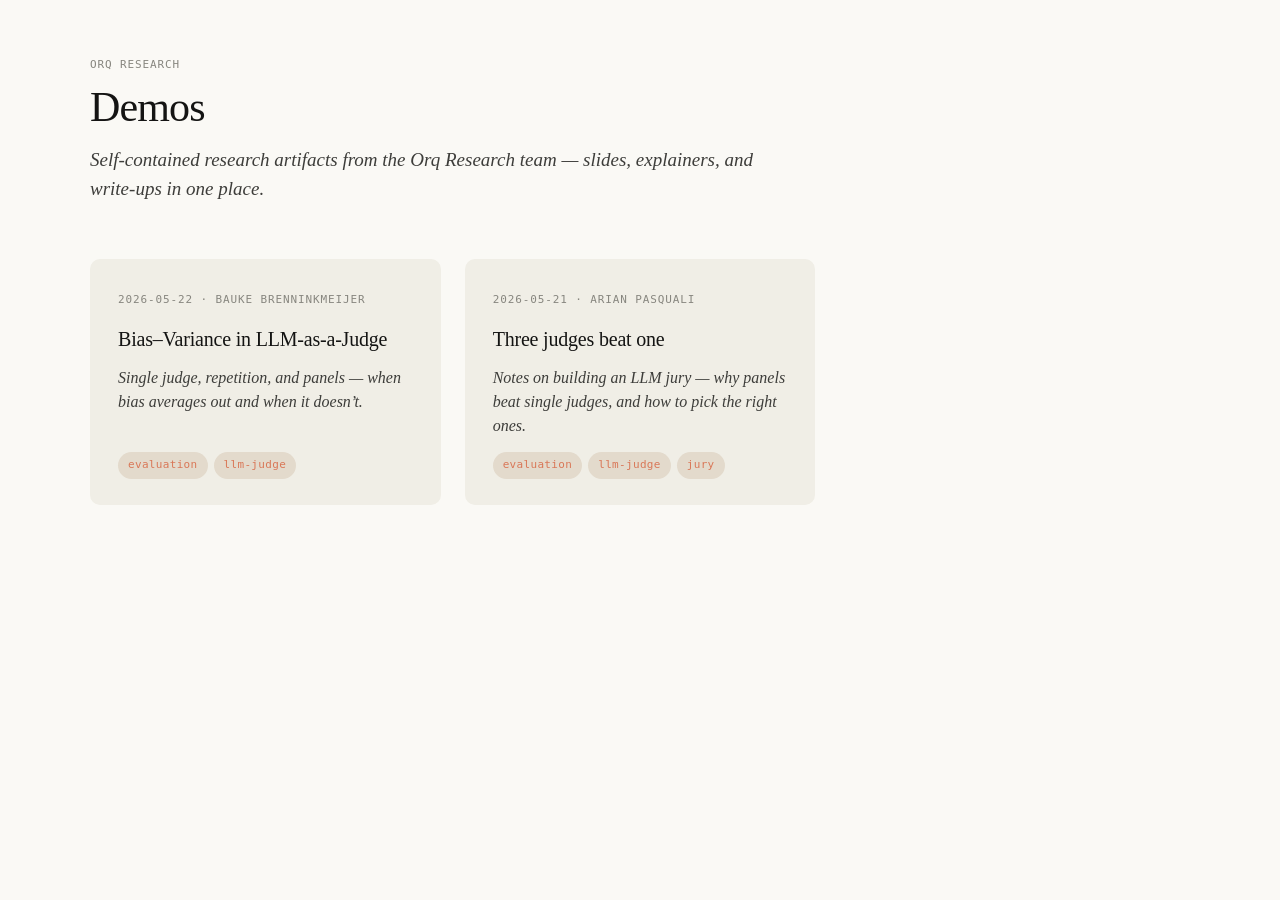
<file: index.html>
<!doctype html>
<html lang="en">
<head>
  <meta charset="utf-8">
  <meta name="viewport" content="width=device-width, initial-scale=1">
  <title>Orq Research Demos</title>

  <!-- Open Graph / Twitter -->
  <meta property="og:type"        content="website">
  <meta property="og:title"       content="Orq Research Demos">
  <meta property="og:description" content="Self-contained demo artifacts from the Orq Research team.">
  <meta property="og:image"       content="assets/og-default.svg">
  <meta name="twitter:card"       content="summary_large_image">
  <meta name="twitter:title"      content="Orq Research Demos">
  <meta name="twitter:description" content="Self-contained demo artifacts from the Orq Research team.">
  <meta name="twitter:image"      content="assets/og-default.svg">

  <link rel="icon" href="assets/favicon.svg" type="image/svg+xml">
  <link rel="stylesheet" href="assets/shell.css">
</head>
<body>
  <div class="page">

    <header class="hero">
      <p class="eyebrow">ORQ RESEARCH</p>
      <h1>Demos</h1>
      <p class="summary">Self-contained research artifacts from the Orq Research team &#8212; slides, explainers, and write-ups in one place.</p>
    </header>

    <div class="gallery">

      <!-- llm-as-a-judge-bias-variance-tradeoff — 2026-05-22 -->
      <a class="card" href="demos/llm-as-a-judge-bias-variance-tradeoff/index.html">
        <p class="eyebrow">2026-05-22 &middot; Bauke Brenninkmeijer</p>
        <h2>Bias&#8211;Variance in LLM-as-a-Judge</h2>
        <p class="summary">Single judge, repetition, and panels &#8212; when bias averages out and when it doesn&#8217;t.</p>
        <div class="chips">
          <span class="chip">evaluation</span>
          <span class="chip">llm-judge</span>
        </div>
      </a>

      <!-- jury-llm-evaluators — 2026-05-21 -->
      <a class="card" href="demos/jury-llm-evaluators/index.html">
        <p class="eyebrow">2026-05-21 &middot; Arian Pasquali</p>
        <h2>Three judges beat one</h2>
        <p class="summary">Notes on building an LLM jury &#8212; why panels beat single judges, and how to pick the right ones.</p>
        <div class="chips">
          <span class="chip">evaluation</span>
          <span class="chip">llm-judge</span>
          <span class="chip">jury</span>
        </div>
      </a>

    </div>
  </div>
</body>
</html>
</file>
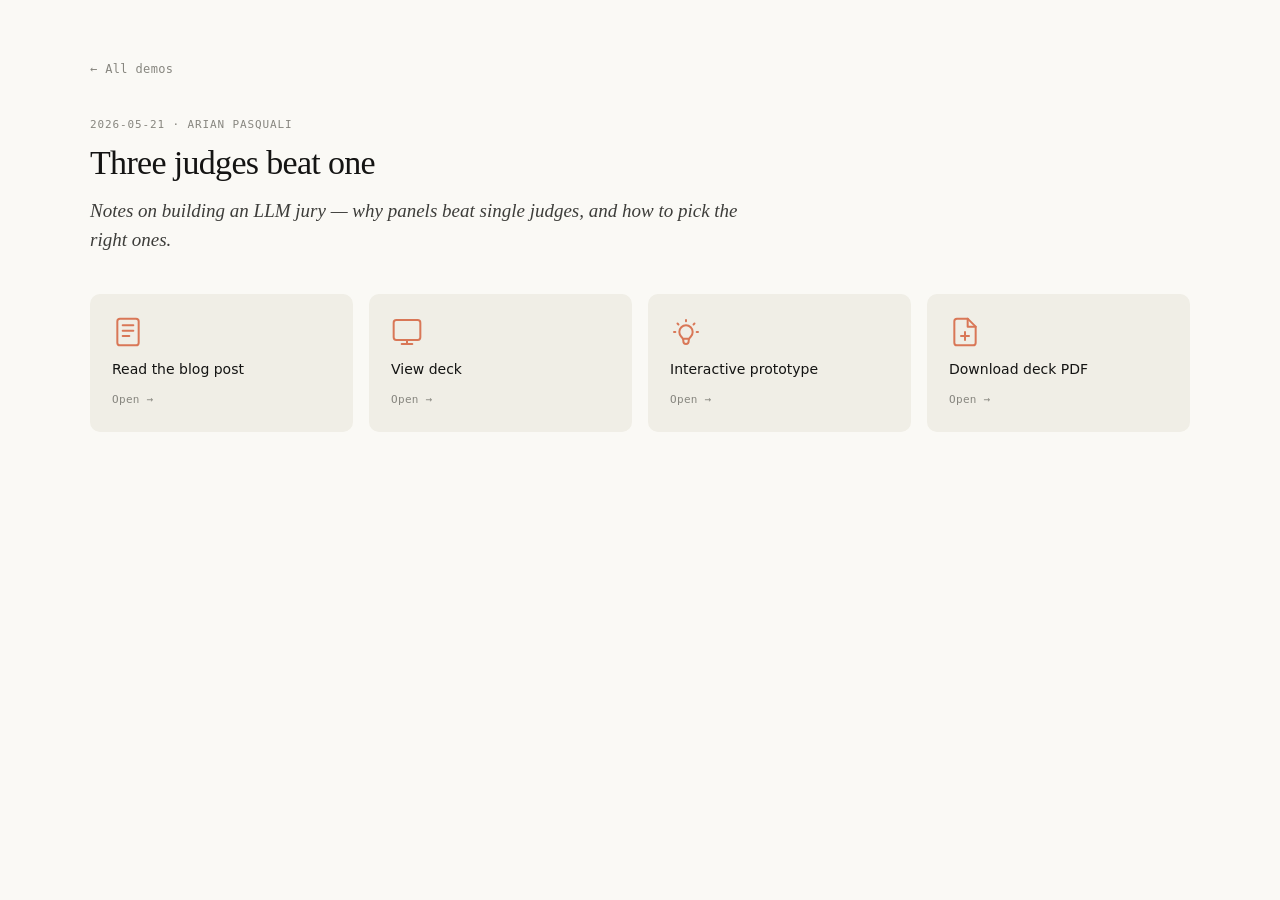
<file: demos/jury-llm-evaluators/index.html>
<!--
  provenance:
    source-repo:   orq-ai/research
    source-path:   projects/hitl-evaluators/poc/jury
    source-commit: 250c084a19c1c9f403e731c940f4cddeb13a001b
    ingested:      2026-05-22
-->
<!doctype html>
<html lang="en">
<head>
  <meta charset="utf-8">
  <meta name="viewport" content="width=device-width, initial-scale=1">
  <title>Three judges beat one &#8212; Orq Research Demos</title>

  <!-- Open Graph / Twitter -->
  <meta property="og:type"        content="article">
  <meta property="og:title"       content="Three judges beat one">
  <meta property="og:description" content="Notes on building an LLM jury &#8212; why panels beat single judges, and how to pick the right ones.">
  <meta property="og:image"       content="../../assets/og-default.svg">
  <meta name="twitter:card"       content="summary_large_image">
  <meta name="twitter:title"      content="Three judges beat one">
  <meta name="twitter:description" content="Notes on building an LLM jury &#8212; why panels beat single judges, and how to pick the right ones.">
  <meta name="twitter:image"      content="../../assets/og-default.svg">

  <link rel="icon" href="../../assets/favicon.svg" type="image/svg+xml">
  <link rel="stylesheet" href="../../assets/shell.css">
</head>
<body>
  <div class="page cover">
    <a class="back-link" href="../../index.html">&#8592; All demos</a>

    <p class="eyebrow">2026-05-21 &middot; Arian Pasquali</p>
    <h1>Three judges beat one</h1>
    <p class="summary">Notes on building an LLM jury &#8212; why panels beat single judges, and how to pick the right ones.</p>

    <!-- Artifact grid -->
    <div class="artifact-grid">

      <!-- Doc -->
      <a class="artifact-card" href="doc.html" target="_blank" rel="noopener">
        <svg class="artifact-icon" viewBox="0 0 24 24" fill="none" stroke="currentColor" stroke-width="1.5" stroke-linecap="round" stroke-linejoin="round" aria-hidden="true">
          <rect x="4" y="2" width="16" height="20" rx="2"/>
          <line x1="8" y1="7" x2="16" y2="7"/>
          <line x1="8" y1="11" x2="16" y2="11"/>
          <line x1="8" y1="15" x2="13" y2="15"/>
        </svg>
        <span class="artifact-label">Read the blog post</span>
        <span class="artifact-open">Open &#8594;</span>
      </a>

      <!-- Slides -->
      <a class="artifact-card" href="slides.html" target="_blank" rel="noopener">
        <svg class="artifact-icon" viewBox="0 0 24 24" fill="none" stroke="currentColor" stroke-width="1.5" stroke-linecap="round" stroke-linejoin="round" aria-hidden="true">
          <rect x="2" y="3" width="20" height="15" rx="2"/>
          <line x1="8" y1="21" x2="16" y2="21"/>
          <line x1="12" y1="18" x2="12" y2="21"/>
        </svg>
        <span class="artifact-label">View deck</span>
        <span class="artifact-open">Open &#8594;</span>
      </a>

      <!-- Interactive prototype -->
      <a class="artifact-card" href="explainer.html" target="_blank" rel="noopener">
        <svg class="artifact-icon" viewBox="0 0 24 24" fill="none" stroke="currentColor" stroke-width="1.5" stroke-linecap="round" stroke-linejoin="round" aria-hidden="true">
          <path d="M9.663 17h4.673M12 3v1m6.364 1.636-.707.707M21 12h-1M4 12H3m3.343-5.657-.707-.707m2.828 9.9a5 5 0 1 1 7.072 0l-.548.547A3.374 3.374 0 0 0 14 18.469V19a2 2 0 1 1-4 0v-.531c0-.895-.356-1.754-.988-2.386l-.548-.547z"/>
        </svg>
        <span class="artifact-label">Interactive prototype</span>
        <span class="artifact-open">Open &#8594;</span>
      </a>

      <!-- PDF -->
      <a class="artifact-card" href="slides.pdf" target="_blank" rel="noopener">
        <svg class="artifact-icon" viewBox="0 0 24 24" fill="none" stroke="currentColor" stroke-width="1.5" stroke-linecap="round" stroke-linejoin="round" aria-hidden="true">
          <path d="M14 2H6a2 2 0 0 0-2 2v16a2 2 0 0 0 2 2h12a2 2 0 0 0 2-2V8z"/>
          <polyline points="14 2 14 8 20 8"/>
          <line x1="9" y1="15" x2="15" y2="15"/>
          <line x1="12" y1="12" x2="12" y2="18"/>
        </svg>
        <span class="artifact-label">Download deck PDF</span>
        <span class="artifact-open">Open &#8594;</span>
      </a>

    </div>
  </div>
</body>
</html>
</file>
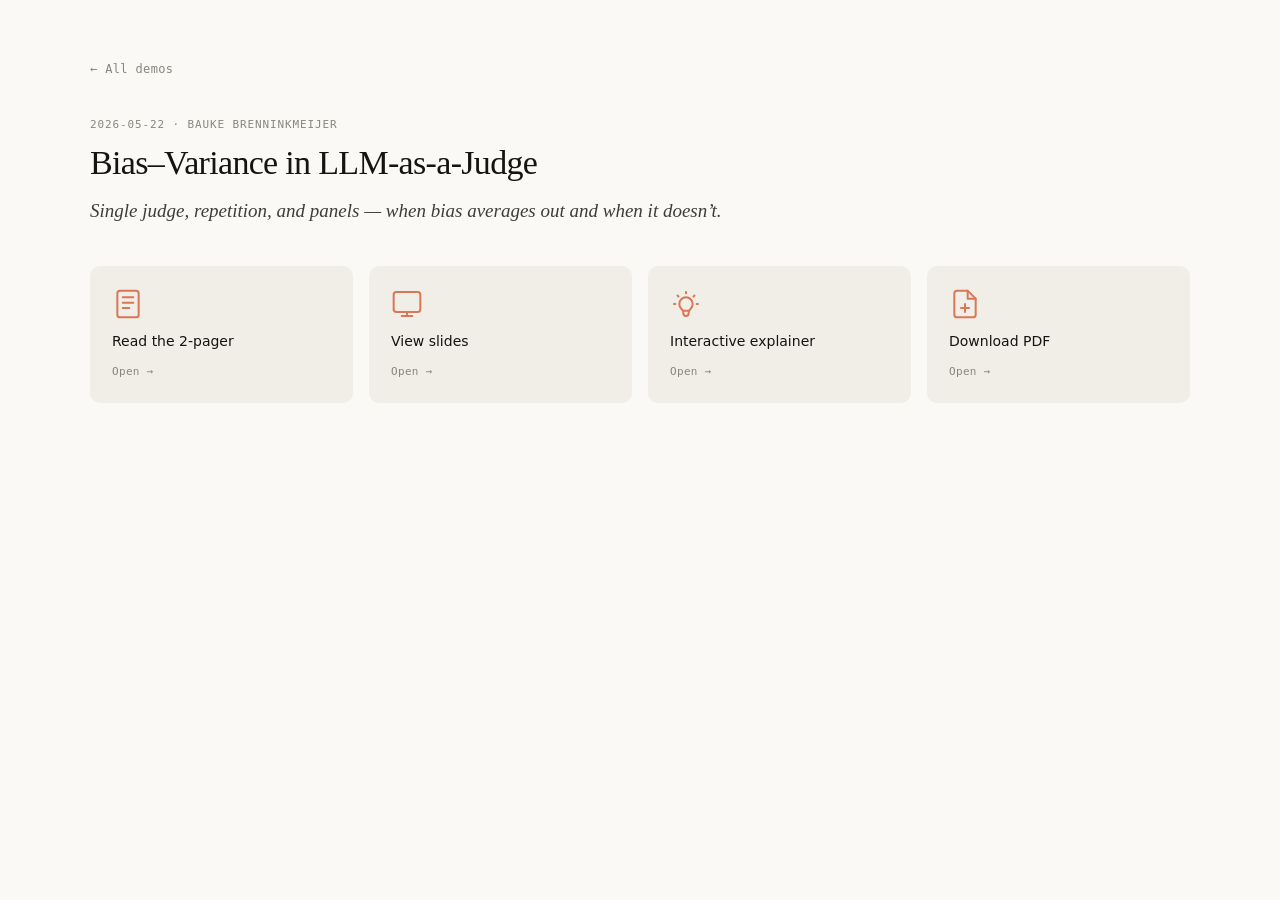
<file: demos/llm-as-a-judge-bias-variance-tradeoff/index.html>
<!--
  provenance:
    source-repo:   orq-ai/research
    source-path:   docs/2-pagers/llm-as-a-judge-bias-variance-tradeoff
    source-commit: 0a0245c3674162a1ebd78891f8b52b00f00a27fe
    ingested:      2026-05-22
-->
<!doctype html>
<html lang="en">
<head>
  <meta charset="utf-8">
  <meta name="viewport" content="width=device-width, initial-scale=1">
  <title>Bias&#8211;Variance in LLM-as-a-Judge &#8212; Orq Research Demos</title>

  <!-- Open Graph / Twitter -->
  <meta property="og:type"        content="article">
  <meta property="og:title"       content="Bias&#8211;Variance in LLM-as-a-Judge">
  <meta property="og:description" content="Single judge, repetition, and panels &#8212; when bias averages out and when it doesn&#8217;t.">
  <meta property="og:image"       content="../../assets/og-default.svg">
  <meta name="twitter:card"       content="summary_large_image">
  <meta name="twitter:title"      content="Bias&#8211;Variance in LLM-as-a-Judge">
  <meta name="twitter:description" content="Single judge, repetition, and panels &#8212; when bias averages out and when it doesn&#8217;t.">
  <meta name="twitter:image"      content="../../assets/og-default.svg">

  <link rel="icon" href="../../assets/favicon.svg" type="image/svg+xml">
  <link rel="stylesheet" href="../../assets/shell.css">
</head>
<body>
  <div class="page cover">
    <a class="back-link" href="../../index.html">&#8592; All demos</a>

    <p class="eyebrow">2026-05-22 &middot; Bauke Brenninkmeijer</p>
    <h1>Bias&#8211;Variance in LLM-as-a-Judge</h1>
    <p class="summary">Single judge, repetition, and panels &#8212; when bias averages out and when it doesn&#8217;t.</p>

    <!-- Artifact grid -->
    <div class="artifact-grid">

      <!-- Doc -->
      <a class="artifact-card" href="doc.html" target="_blank" rel="noopener">
        <svg class="artifact-icon" viewBox="0 0 24 24" fill="none" stroke="currentColor" stroke-width="1.5" stroke-linecap="round" stroke-linejoin="round" aria-hidden="true">
          <rect x="4" y="2" width="16" height="20" rx="2"/>
          <line x1="8" y1="7" x2="16" y2="7"/>
          <line x1="8" y1="11" x2="16" y2="11"/>
          <line x1="8" y1="15" x2="13" y2="15"/>
        </svg>
        <span class="artifact-label">Read the 2-pager</span>
        <span class="artifact-open">Open &#8594;</span>
      </a>

      <!-- Slides -->
      <a class="artifact-card" href="slides.html" target="_blank" rel="noopener">
        <svg class="artifact-icon" viewBox="0 0 24 24" fill="none" stroke="currentColor" stroke-width="1.5" stroke-linecap="round" stroke-linejoin="round" aria-hidden="true">
          <rect x="2" y="3" width="20" height="15" rx="2"/>
          <line x1="8" y1="21" x2="16" y2="21"/>
          <line x1="12" y1="18" x2="12" y2="21"/>
        </svg>
        <span class="artifact-label">View slides</span>
        <span class="artifact-open">Open &#8594;</span>
      </a>

      <!-- Interactive explainer -->
      <a class="artifact-card" href="explainer.html" target="_blank" rel="noopener">
        <svg class="artifact-icon" viewBox="0 0 24 24" fill="none" stroke="currentColor" stroke-width="1.5" stroke-linecap="round" stroke-linejoin="round" aria-hidden="true">
          <path d="M9.663 17h4.673M12 3v1m6.364 1.636-.707.707M21 12h-1M4 12H3m3.343-5.657-.707-.707m2.828 9.9a5 5 0 1 1 7.072 0l-.548.547A3.374 3.374 0 0 0 14 18.469V19a2 2 0 1 1-4 0v-.531c0-.895-.356-1.754-.988-2.386l-.548-.547z"/>
        </svg>
        <span class="artifact-label">Interactive explainer</span>
        <span class="artifact-open">Open &#8594;</span>
      </a>

      <!-- PDF -->
      <a class="artifact-card" href="slides.pdf" target="_blank" rel="noopener">
        <svg class="artifact-icon" viewBox="0 0 24 24" fill="none" stroke="currentColor" stroke-width="1.5" stroke-linecap="round" stroke-linejoin="round" aria-hidden="true">
          <path d="M14 2H6a2 2 0 0 0-2 2v16a2 2 0 0 0 2 2h12a2 2 0 0 0 2-2V8z"/>
          <polyline points="14 2 14 8 20 8"/>
          <line x1="9" y1="15" x2="15" y2="15"/>
          <line x1="12" y1="12" x2="12" y2="18"/>
        </svg>
        <span class="artifact-label">Download PDF</span>
        <span class="artifact-open">Open &#8594;</span>
      </a>

    </div>
  </div>
</body>
</html>
</file>
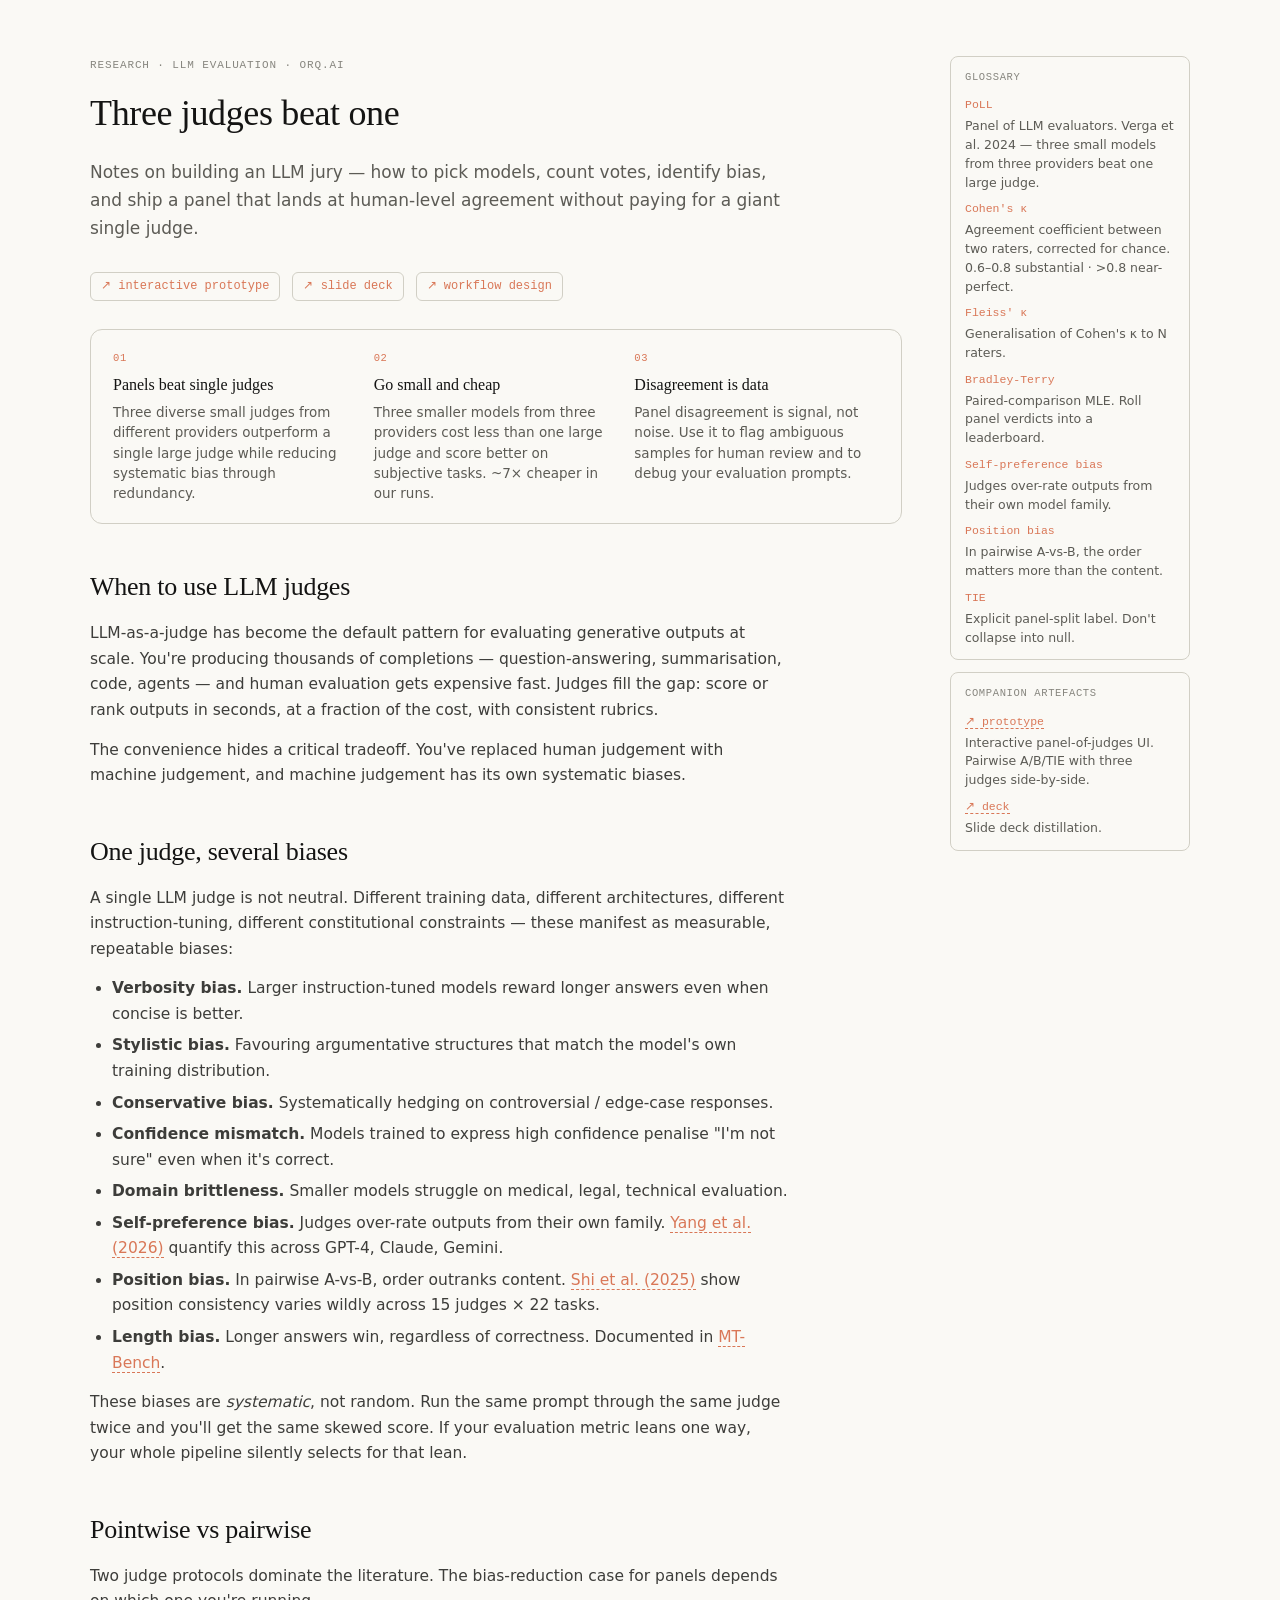
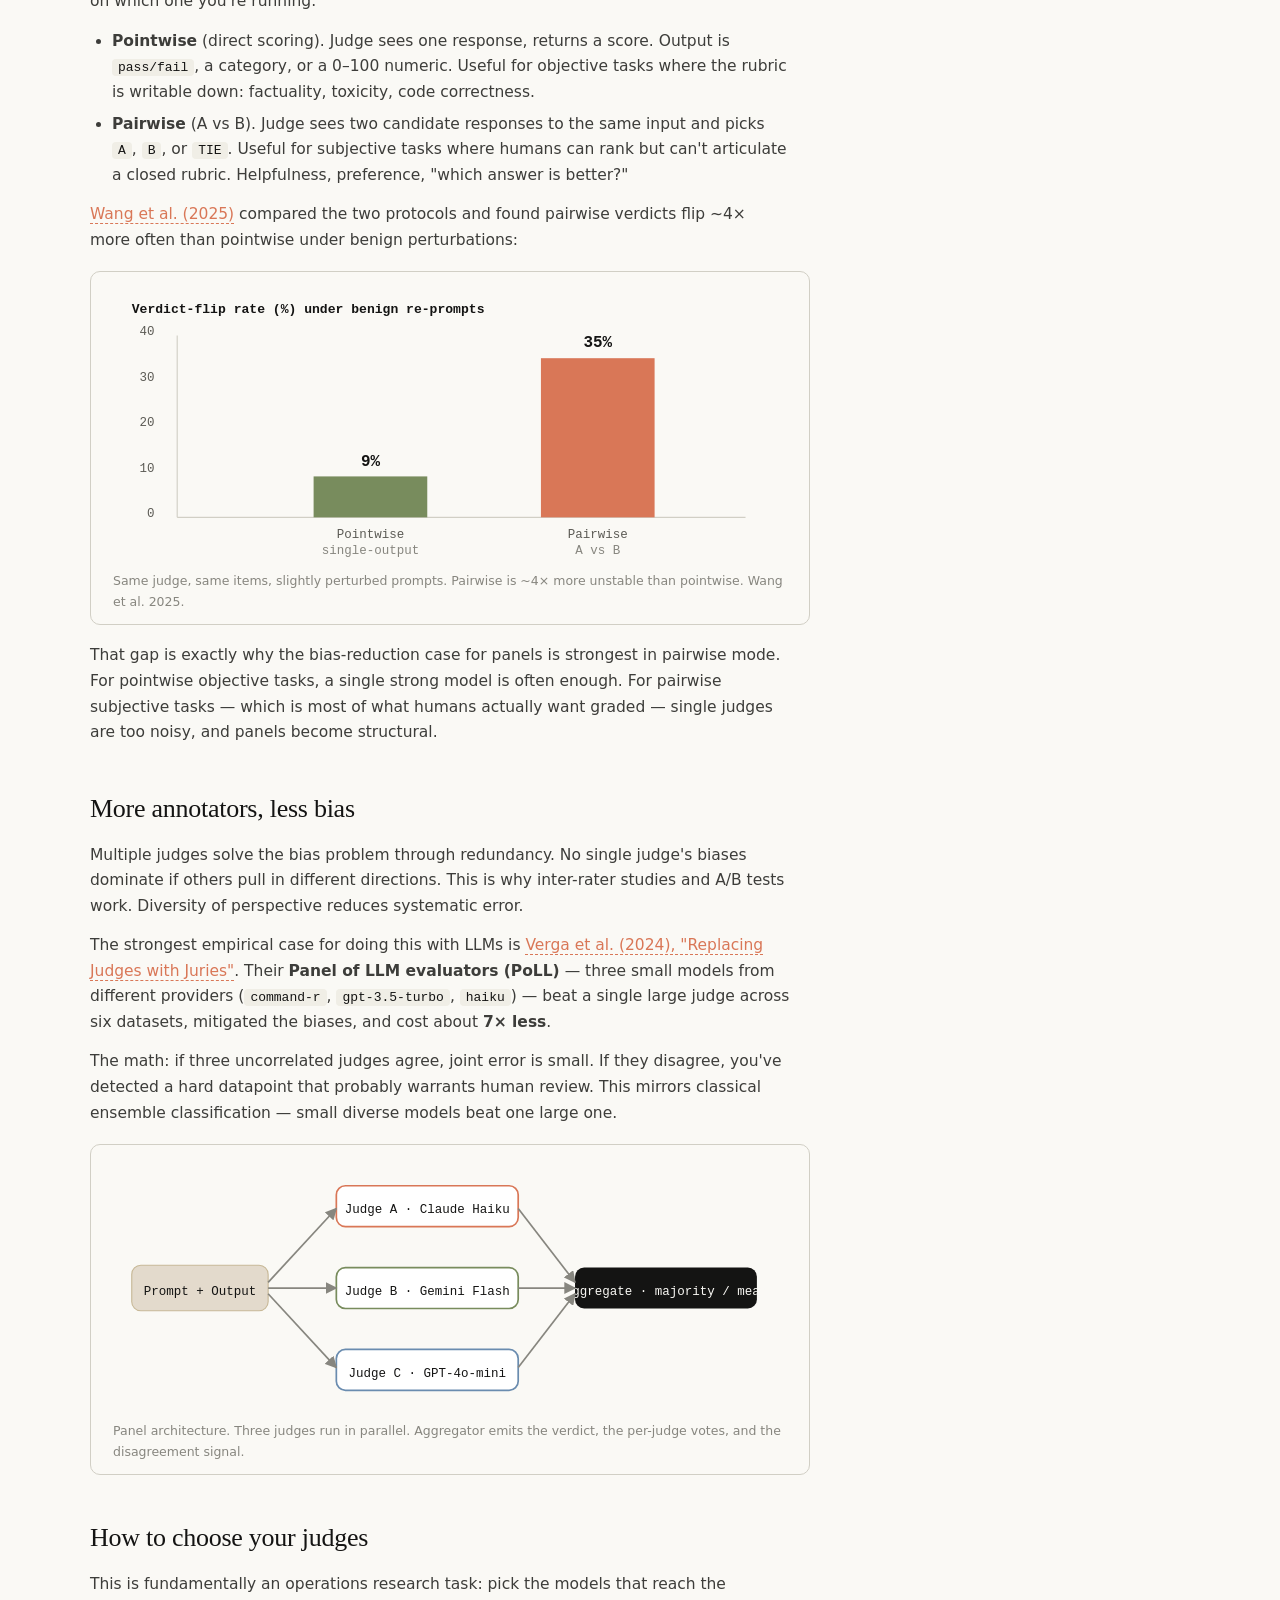
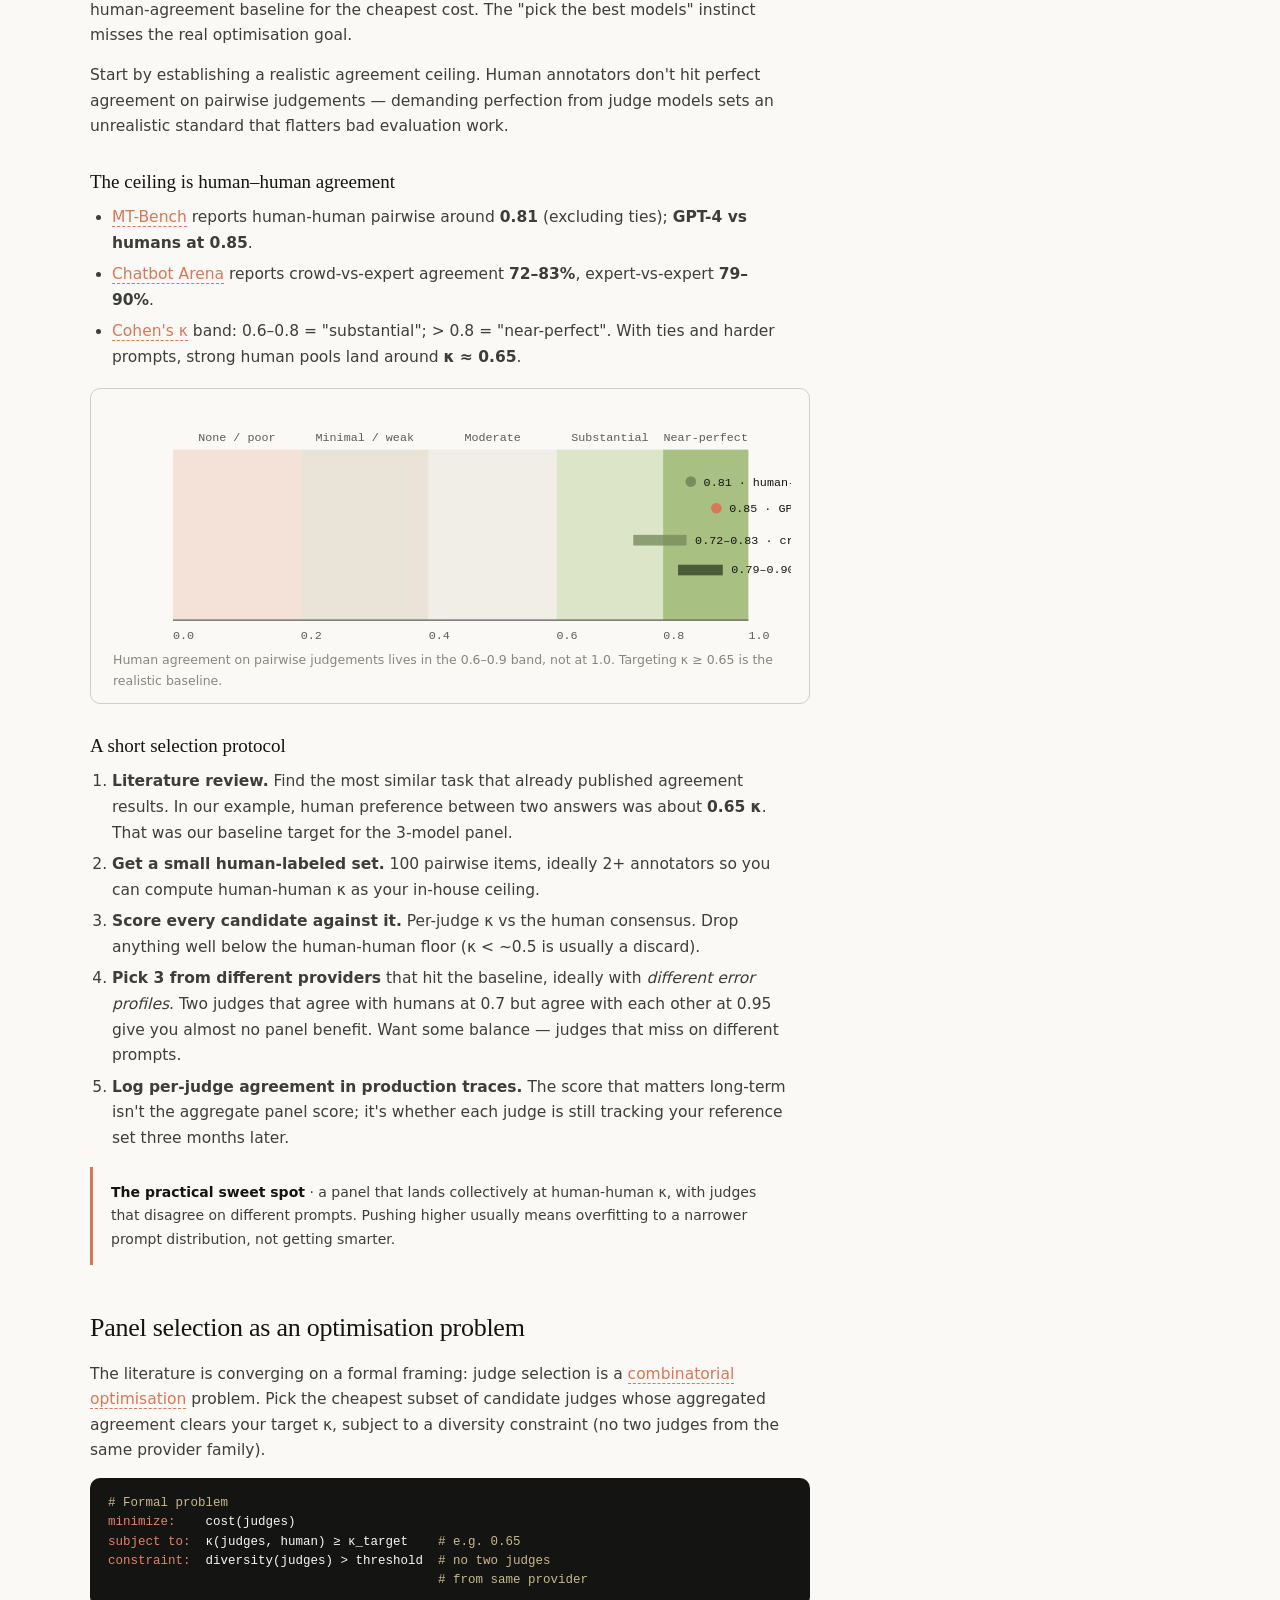
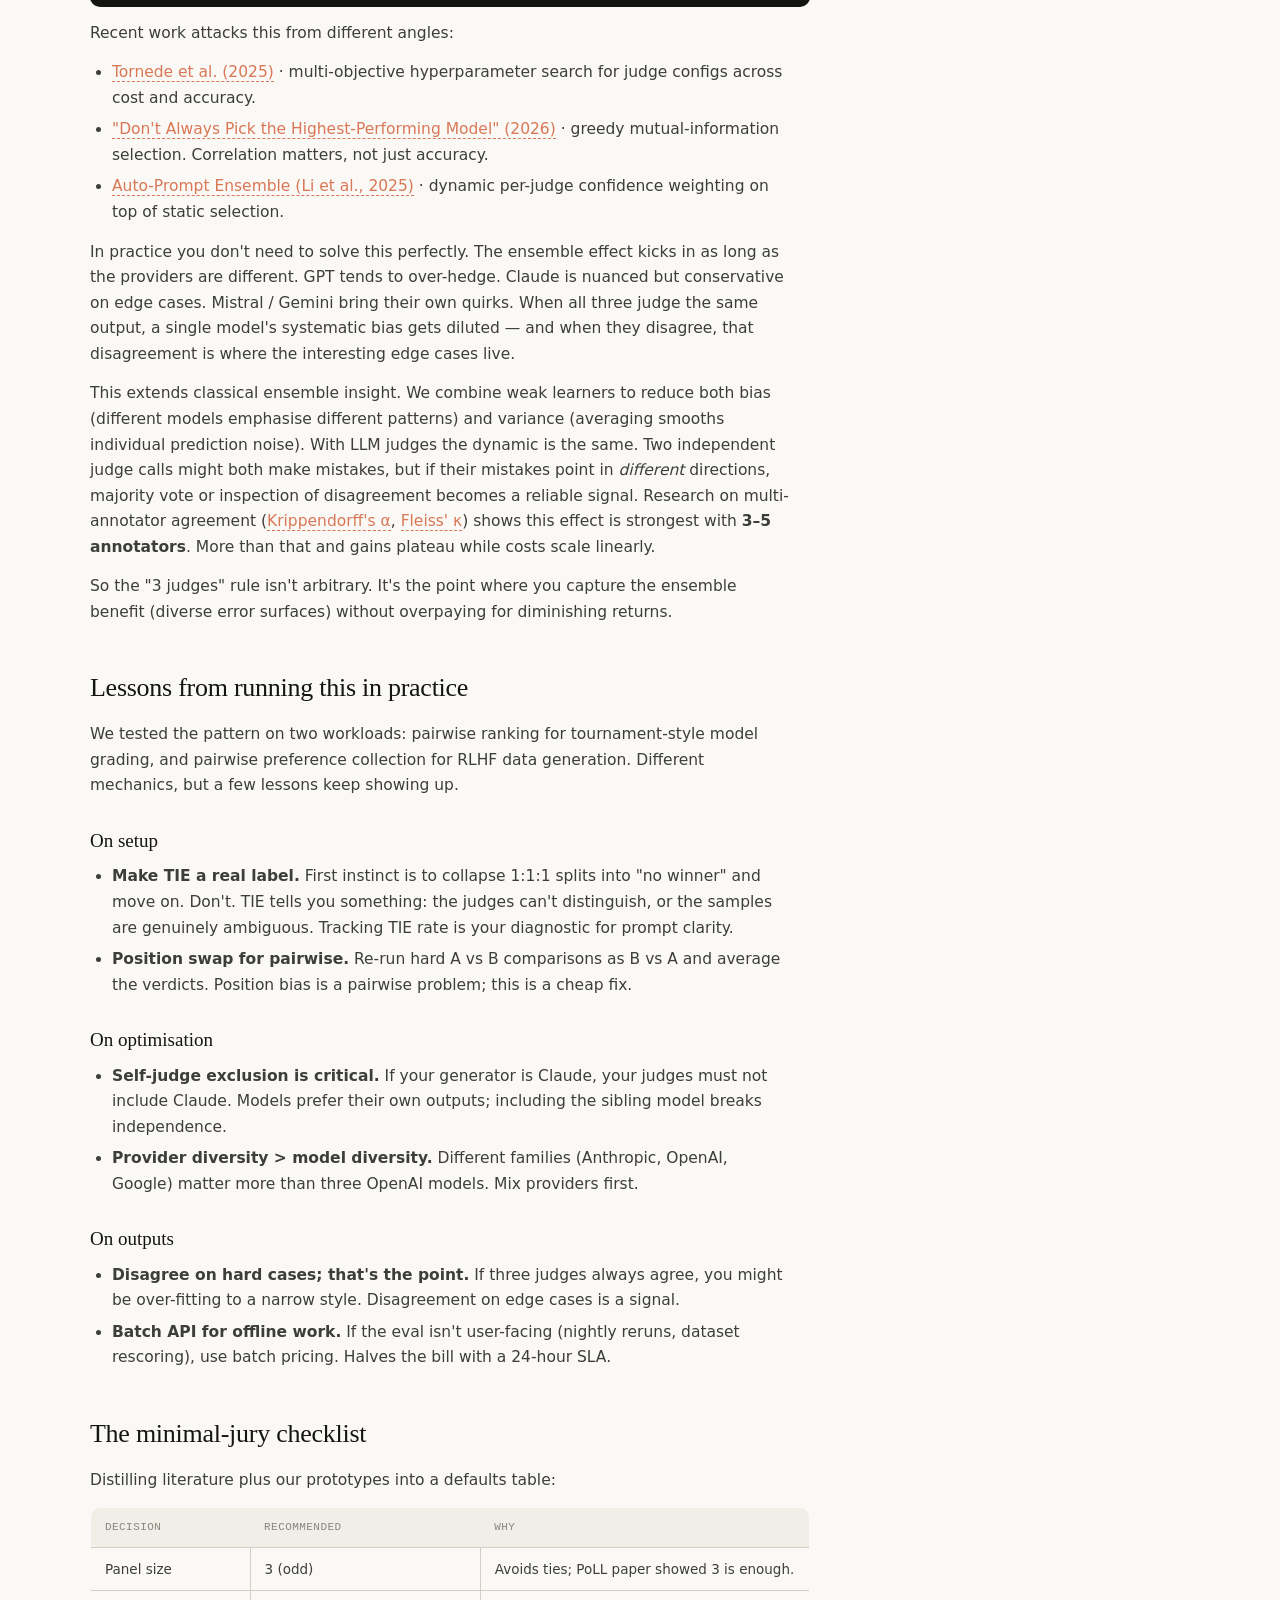
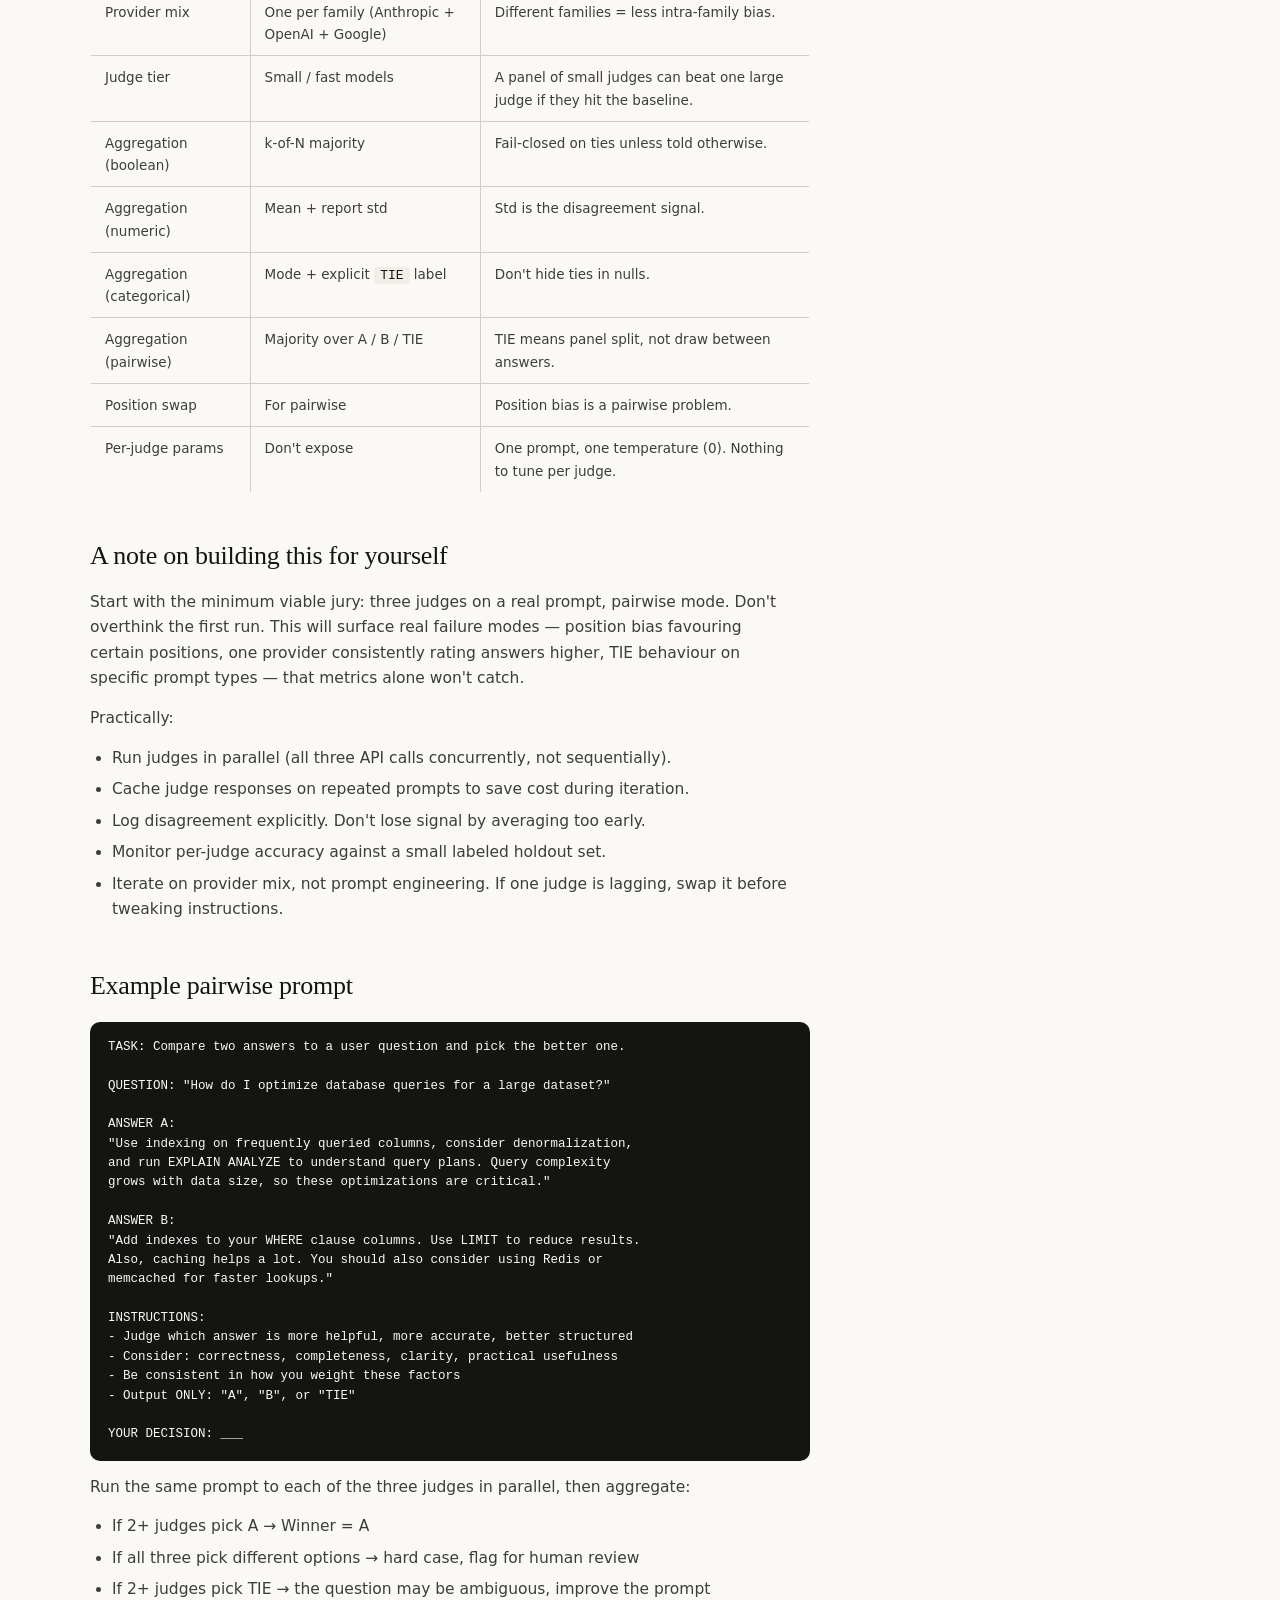
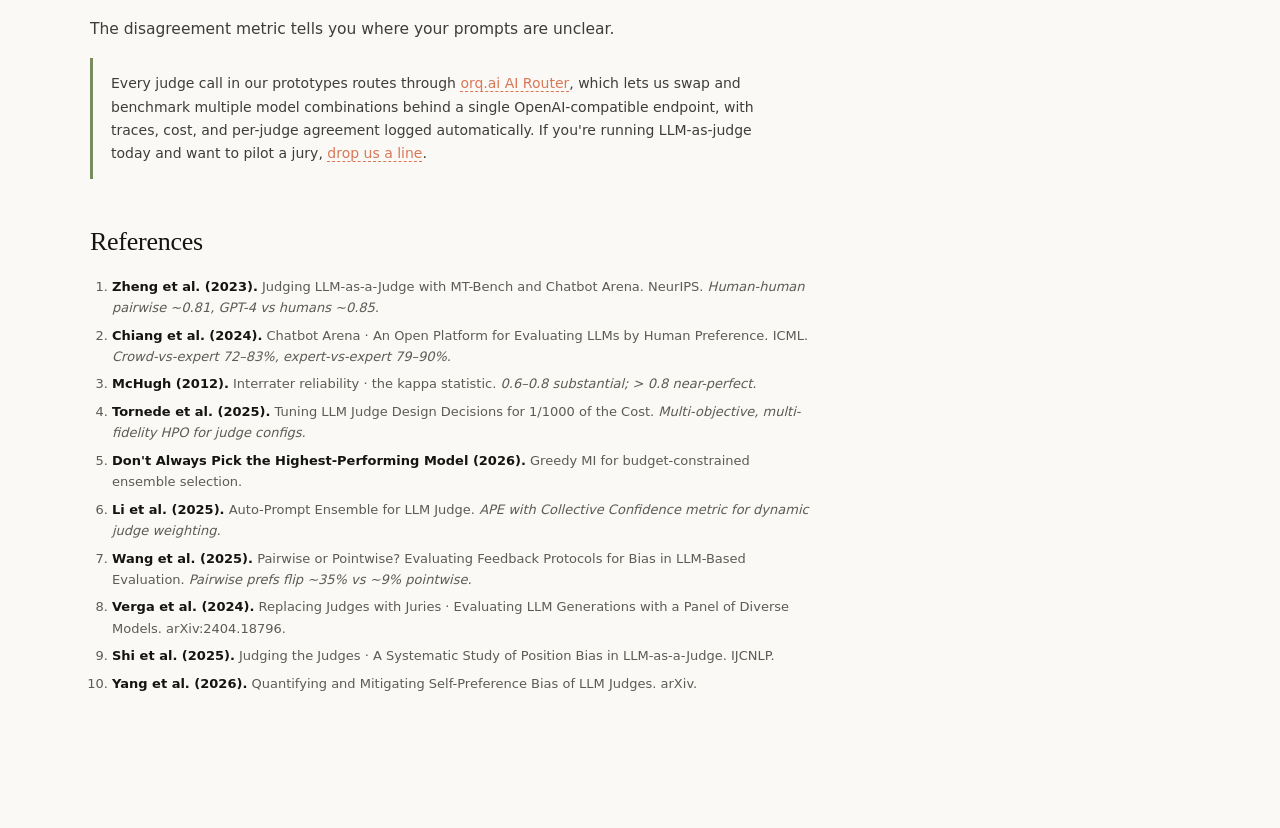
<file: demos/jury-llm-evaluators/doc.html>
<!doctype html>
<html lang="en">
<head>
<meta charset="utf-8">
<meta name="viewport" content="width=device-width, initial-scale=1">
<title>Three judges beat one · notes on building an LLM jury</title>
<style>
  :root {
    --ivory:#FAF9F5; --slate:#141413; --clay:#D97757; --oat:#E3DACC;
    --olive:#788C5D; --sky:#6A8CAF; --plum:#8B6BA8;
    --gray-150:#F0EEE6; --gray-300:#D1CFC5;
    --gray-500:#87867F; --gray-600:#5C5B55; --gray-700:#3D3D3A;
    --serif: ui-serif, Georgia, "Times New Roman", serif;
    --sans:  system-ui, -apple-system, "Segoe UI", Roboto, sans-serif;
    --mono:  ui-monospace, "SF Mono", Menlo, Consolas, monospace;
  }
  * { box-sizing: border-box; margin: 0; padding: 0; }
  body {
    background: var(--ivory); color: var(--gray-700);
    font-family: var(--sans); font-size: 15.5px; line-height: 1.65;
    -webkit-font-smoothing: antialiased;
    padding: 56px 24px 120px;
  }
  .page {
    max-width: 1100px; margin: 0 auto;
    display: grid; grid-template-columns: minmax(0, 1fr) 240px; gap: 48px;
  }
  @media (max-width: 960px) { .page { grid-template-columns: 1fr; } aside { order: 2; position: static; } }

  .eyebrow {
    font-family: var(--mono); font-size: 11px; letter-spacing: 0.08em;
    text-transform: uppercase; color: var(--gray-500); margin-bottom: 10px;
  }
  h1 { font-family: var(--serif); font-weight: 500; font-size: 36px; color: var(--slate); letter-spacing: -0.01em; margin-bottom: 14px; }
  .lead { font-size: 17px; color: var(--gray-600); max-width: 700px; margin-bottom: 30px; }
  h2 { font-family: var(--serif); font-weight: 500; font-size: 26px; color: var(--slate); margin: 42px 0 12px; letter-spacing: -0.01em; }
  h3 { font-family: var(--serif); font-weight: 500; font-size: 19px; color: var(--slate); margin: 26px 0 8px; }
  p { margin-bottom: 14px; max-width: 700px; }
  ul, ol { padding-left: 22px; margin-bottom: 14px; max-width: 700px; }
  ul li, ol li { margin-bottom: 6px; }
  code { font-family: var(--mono); font-size: 13px; background: var(--gray-150); padding: 1px 6px; border-radius: 4px; color: var(--slate); }
  pre {
    background: var(--slate); color: var(--ivory);
    font-family: var(--mono); font-size: 12.5px; line-height: 1.55;
    padding: 16px 18px; border-radius: 10px;
    overflow-x: auto; margin: 14px 0;
    max-width: 720px;
  }
  pre .c { color: #C9B98A; }
  pre .k { color: #E0856B; }
  a { color: var(--clay); text-decoration: none; border-bottom: 1px dashed var(--clay); }
  a:hover { border-bottom-style: solid; }

  /* takeaways */
  .takeaways {
    background: var(--white); border: 1px solid var(--gray-300); border-radius: 12px;
    padding: 20px 22px; margin: 24px 0 36px;
    display: grid; grid-template-columns: repeat(3, 1fr); gap: 16px;
    max-width: 880px;
  }
  .takeaway .n {
    font-family: var(--mono); font-size: 10.5px; color: var(--clay);
    text-transform: uppercase; letter-spacing: 0.06em; margin-bottom: 4px;
  }
  .takeaway .t { font-family: var(--serif); font-weight: 500; font-size: 16px; color: var(--slate); margin-bottom: 4px; }
  .takeaway .d { font-size: 13.5px; color: var(--gray-600); line-height: 1.5; }
  @media (max-width: 720px) { .takeaways { grid-template-columns: 1fr; } }

  .callout {
    background: var(--white); border-left: 3px solid var(--olive);
    padding: 14px 18px; border-radius: 0 8px 8px 0;
    margin: 16px 0; font-size: 14px; max-width: 700px;
  }
  .callout.clay { border-left-color: var(--clay); }
  .callout b { color: var(--slate); }

  figure {
    background: var(--white); border: 1px solid var(--gray-300); border-radius: 10px;
    padding: 18px 18px 12px; margin: 18px 0;
    max-width: 720px;
  }
  figure svg { display: block; width: 100%; height: auto; }
  figcaption { font-size: 12.5px; color: var(--gray-500); padding: 8px 4px 0; }

  /* tables */
  table {
    width: 100%; max-width: 720px; border-collapse: collapse;
    margin: 14px 0; font-size: 13.5px;
    border: 1px solid var(--gray-300); border-radius: 10px; overflow: hidden;
  }
  th, td { padding: 10px 14px; text-align: left; border-bottom: 1px solid var(--gray-300); vertical-align: top; }
  th { background: var(--gray-150); font-family: var(--mono); font-size: 11px; text-transform: uppercase; letter-spacing: 0.04em; color: var(--gray-500); font-weight: 500; }
  td:not(:last-child) { border-right: 1px solid var(--gray-300); }
  tr:last-child td { border-bottom: none; }
  td b { color: var(--slate); }

  /* side glossary */
  aside {
    position: sticky; top: 30px; align-self: start;
    font-size: 13px;
  }
  aside h4 {
    font-family: var(--mono); font-size: 10.5px; text-transform: uppercase;
    letter-spacing: 0.06em; color: var(--gray-500); margin-bottom: 10px; font-weight: 500;
  }
  aside .gloss {
    background: var(--white); border: 1px solid var(--gray-300); border-radius: 8px;
    padding: 12px 14px; margin-bottom: 12px;
  }
  aside .gloss dt { font-family: var(--mono); font-size: 11.5px; color: var(--clay); margin-bottom: 2px; }
  aside .gloss dd { color: var(--gray-600); font-size: 12.5px; line-height: 1.5; margin-bottom: 8px; }
  aside .gloss dd:last-child { margin-bottom: 0; }

  /* references */
  .refs ol { padding-left: 22px; max-width: 720px; }
  .refs li { font-size: 13px; color: var(--gray-600); margin-bottom: 6px; }
  .refs li b { color: var(--slate); }

  .links-row {
    display: flex; gap: 12px; font-family: var(--mono); font-size: 12px;
    color: var(--gray-500); margin-bottom: 28px;
  }
  .links-row a { color: var(--clay); border: none; padding: 4px 10px;
    background: var(--white); border: 1px solid var(--gray-300); border-radius: 6px;
  }
  .links-row a:hover { border-color: var(--clay); }
</style>
</head>
<body>
<div class="page">

<main>
<div class="eyebrow">research · llm evaluation · orq.ai</div>
<h1>Three judges beat one</h1>
<p class="lead">Notes on building an LLM jury — how to pick models, count votes, identify bias, and ship a panel that lands at human-level agreement without paying for a giant single judge.</p>

<div class="links-row">
  <a href="jury-prototype.html">↗ interactive prototype</a>
  <a href="jury-deck.html">↗ slide deck</a>
  <a href="../workflow-design.html">↗ workflow design</a>
</div>

<div class="takeaways">
  <div class="takeaway">
    <div class="n">01</div>
    <div class="t">Panels beat single judges</div>
    <div class="d">Three diverse small judges from different providers outperform a single large judge while reducing systematic bias through redundancy.</div>
  </div>
  <div class="takeaway">
    <div class="n">02</div>
    <div class="t">Go small and cheap</div>
    <div class="d">Three smaller models from three providers cost less than one large judge and score better on subjective tasks. ~7× cheaper in our runs.</div>
  </div>
  <div class="takeaway">
    <div class="n">03</div>
    <div class="t">Disagreement is data</div>
    <div class="d">Panel disagreement is signal, not noise. Use it to flag ambiguous samples for human review and to debug your evaluation prompts.</div>
  </div>
</div>

<h2>When to use LLM judges</h2>
<p>LLM-as-a-judge has become the default pattern for evaluating generative outputs at scale. You're producing thousands of completions — question-answering, summarisation, code, agents — and human evaluation gets expensive fast. Judges fill the gap: score or rank outputs in seconds, at a fraction of the cost, with consistent rubrics.</p>
<p>The convenience hides a critical tradeoff. You've replaced human judgement with machine judgement, and machine judgement has its own systematic biases.</p>

<h2>One judge, several biases</h2>
<p>A single LLM judge is not neutral. Different training data, different architectures, different instruction-tuning, different constitutional constraints — these manifest as measurable, repeatable biases:</p>

<ul>
  <li><b>Verbosity bias.</b> Larger instruction-tuned models reward longer answers even when concise is better.</li>
  <li><b>Stylistic bias.</b> Favouring argumentative structures that match the model's own training distribution.</li>
  <li><b>Conservative bias.</b> Systematically hedging on controversial / edge-case responses.</li>
  <li><b>Confidence mismatch.</b> Models trained to express high confidence penalise "I'm not sure" even when it's correct.</li>
  <li><b>Domain brittleness.</b> Smaller models struggle on medical, legal, technical evaluation.</li>
  <li><b>Self-preference bias.</b> Judges over-rate outputs from their own family. <a href="#r-yang">Yang et al. (2026)</a> quantify this across GPT-4, Claude, Gemini.</li>
  <li><b>Position bias.</b> In pairwise A-vs-B, order outranks content. <a href="#r-shi">Shi et al. (2025)</a> show position consistency varies wildly across 15 judges × 22 tasks.</li>
  <li><b>Length bias.</b> Longer answers win, regardless of correctness. Documented in <a href="#r-zheng">MT-Bench</a>.</li>
</ul>

<p>These biases are <em>systematic</em>, not random. Run the same prompt through the same judge twice and you'll get the same skewed score. If your evaluation metric leans one way, your whole pipeline silently selects for that lean.</p>

<h2>Pointwise vs pairwise</h2>
<p>Two judge protocols dominate the literature. The bias-reduction case for panels depends on which one you're running.</p>

<ul>
  <li><b>Pointwise</b> (direct scoring). Judge sees one response, returns a score. Output is <code>pass/fail</code>, a category, or a 0–100 numeric. Useful for objective tasks where the rubric is writable down: factuality, toxicity, code correctness.</li>
  <li><b>Pairwise</b> (A vs B). Judge sees two candidate responses to the same input and picks <code>A</code>, <code>B</code>, or <code>TIE</code>. Useful for subjective tasks where humans can rank but can't articulate a closed rubric. Helpfulness, preference, "which answer is better?"</li>
</ul>

<p><a href="#r-wang">Wang et al. (2025)</a> compared the two protocols and found pairwise verdicts flip ~4× more often than pointwise under benign perturbations:</p>

<figure>
  <svg viewBox="0 0 600 240" xmlns="http://www.w3.org/2000/svg">
    <g font-family="ui-monospace, monospace" font-size="11" fill="#5C5B55">
      <line x1="60" y1="200" x2="560" y2="200" stroke="#D1CFC5" stroke-width="1"/>
      <line x1="60" y1="40"  x2="60"  y2="200" stroke="#D1CFC5" stroke-width="1"/>
      <text x="40" y="200" text-anchor="end">0</text>
      <text x="40" y="160" text-anchor="end">10</text>
      <text x="40" y="120" text-anchor="end">20</text>
      <text x="40" y="80"  text-anchor="end">30</text>
      <text x="40" y="40"  text-anchor="end">40</text>

      <rect x="180" y="164" width="100" height="36" fill="#788C5D"/>
      <text x="230" y="155" text-anchor="middle" fill="#141413" font-weight="600" font-size="14">9%</text>
      <text x="230" y="218" text-anchor="middle">Pointwise</text>
      <text x="230" y="232" text-anchor="middle" fill="#87867F">single-output</text>

      <rect x="380" y="60" width="100" height="140" fill="#D97757"/>
      <text x="430" y="50" text-anchor="middle" fill="#141413" font-weight="600" font-size="14">35%</text>
      <text x="430" y="218" text-anchor="middle">Pairwise</text>
      <text x="430" y="232" text-anchor="middle" fill="#87867F">A vs B</text>

      <text x="20" y="20" font-size="11.5" fill="#141413" font-weight="600">Verdict-flip rate (%) under benign re-prompts</text>
    </g>
  </svg>
  <figcaption>Same judge, same items, slightly perturbed prompts. Pairwise is ~4× more unstable than pointwise. Wang et al. 2025.</figcaption>
</figure>

<p>That gap is exactly why the bias-reduction case for panels is strongest in pairwise mode. For pointwise objective tasks, a single strong model is often enough. For pairwise subjective tasks — which is most of what humans actually want graded — single judges are too noisy, and panels become structural.</p>

<h2>More annotators, less bias</h2>
<p>Multiple judges solve the bias problem through redundancy. No single judge's biases dominate if others pull in different directions. This is why inter-rater studies and A/B tests work. Diversity of perspective reduces systematic error.</p>

<p>The strongest empirical case for doing this with LLMs is <a href="#r-verga">Verga et al. (2024), "Replacing Judges with Juries"</a>. Their <b>Panel of LLM evaluators (PoLL)</b> — three small models from different providers (<code>command-r</code>, <code>gpt-3.5-turbo</code>, <code>haiku</code>) — beat a single large judge across six datasets, mitigated the biases, and cost about <b>7× less</b>.</p>

<p>The math: if three uncorrelated judges agree, joint error is small. If they disagree, you've detected a hard datapoint that probably warrants human review. This mirrors classical ensemble classification — small diverse models beat one large one.</p>

<figure>
  <svg viewBox="0 0 600 220" xmlns="http://www.w3.org/2000/svg">
    <defs>
      <marker id="arr" viewBox="0 0 10 10" refX="9" refY="5" markerWidth="7" markerHeight="7" orient="auto-start-reverse">
        <path d="M0,0 L10,5 L0,10 z" fill="#87867F"/>
      </marker>
    </defs>
    <g font-family="ui-monospace, monospace" font-size="11" fill="#141413">
      <rect x="20" y="90" width="120" height="40" rx="8" fill="#E3DACC" stroke="#C8B998"/>
      <text x="80" y="116" text-anchor="middle">Prompt + Output</text>

      <rect x="200" y="20" width="160" height="36" rx="8" fill="#FFFFFF" stroke="#D97757" stroke-width="1.5"/>
      <text x="280" y="44" text-anchor="middle">Judge A · Claude Haiku</text>

      <rect x="200" y="92" width="160" height="36" rx="8" fill="#FFFFFF" stroke="#788C5D" stroke-width="1.5"/>
      <text x="280" y="116" text-anchor="middle">Judge B · Gemini Flash</text>

      <rect x="200" y="164" width="160" height="36" rx="8" fill="#FFFFFF" stroke="#6A8CAF" stroke-width="1.5"/>
      <text x="280" y="188" text-anchor="middle">Judge C · GPT-4o-mini</text>

      <rect x="410" y="92" width="160" height="36" rx="8" fill="#141413"/>
      <text x="490" y="116" text-anchor="middle" fill="#FAF9F5">Aggregate · majority / mean</text>
    </g>
    <g stroke="#87867F" stroke-width="1.5" fill="none">
      <path d="M140 105 L200 40" marker-end="url(#arr)"/>
      <path d="M140 110 L200 110" marker-end="url(#arr)"/>
      <path d="M140 115 L200 180" marker-end="url(#arr)"/>
      <path d="M360 40 L410 105" marker-end="url(#arr)"/>
      <path d="M360 110 L410 110" marker-end="url(#arr)"/>
      <path d="M360 180 L410 115" marker-end="url(#arr)"/>
    </g>
  </svg>
  <figcaption>Panel architecture. Three judges run in parallel. Aggregator emits the verdict, the per-judge votes, and the disagreement signal.</figcaption>
</figure>

<h2>How to choose your judges</h2>
<p>This is fundamentally an operations research task: pick the models that reach the human-agreement baseline for the cheapest cost. The "pick the best models" instinct misses the real optimisation goal.</p>

<p>Start by establishing a realistic agreement ceiling. Human annotators don't hit perfect agreement on pairwise judgements — demanding perfection from judge models sets an unrealistic standard that flatters bad evaluation work.</p>

<h3>The ceiling is human–human agreement</h3>
<ul>
  <li><a href="#r-zheng">MT-Bench</a> reports human-human pairwise around <b>0.81</b> (excluding ties); <b>GPT-4 vs humans at 0.85</b>.</li>
  <li><a href="#r-chiang">Chatbot Arena</a> reports crowd-vs-expert agreement <b>72–83%</b>, expert-vs-expert <b>79–90%</b>.</li>
  <li><a href="#r-mchugh">Cohen's κ</a> band: 0.6–0.8 = "substantial"; > 0.8 = "near-perfect". With ties and harder prompts, strong human pools land around <b>κ ≈ 0.65</b>.</li>
</ul>

<figure>
  <svg viewBox="0 0 640 220" xmlns="http://www.w3.org/2000/svg">
    <g font-family="ui-monospace, monospace" font-size="11" fill="#5C5B55">
      <rect x="60"  y="40" width="120" height="160" fill="#F3D9CC" opacity="0.7"/>
      <text x="120" y="32" text-anchor="middle">None / poor</text>
      <rect x="180" y="40" width="120" height="160" fill="#E3DACC" opacity="0.7"/>
      <text x="240" y="32" text-anchor="middle">Minimal / weak</text>
      <rect x="300" y="40" width="120" height="160" fill="#F0EEE6"/>
      <text x="360" y="32" text-anchor="middle">Moderate</text>
      <rect x="420" y="40" width="100" height="160" fill="#DDE5C9"/>
      <text x="470" y="32" text-anchor="middle">Substantial</text>
      <rect x="520" y="40" width="80"  height="160" fill="#A8C081"/>
      <text x="560" y="32" text-anchor="middle">Near-perfect</text>

      <line x1="60" y1="200" x2="600" y2="200" stroke="#5C5B55"/>
      <text x="60" y="218">0.0</text>
      <text x="180" y="218">0.2</text>
      <text x="300" y="218">0.4</text>
      <text x="420" y="218">0.6</text>
      <text x="520" y="218">0.8</text>
      <text x="600" y="218">1.0</text>

      <circle cx="546" cy="70" r="5" fill="#788C5D"/>
      <text x="558" y="74" fill="#141413">0.81 · human-human (MT-Bench)</text>

      <circle cx="570" cy="95" r="5" fill="#D97757"/>
      <text x="582" y="99" fill="#141413">0.85 · GPT-4 vs human</text>

      <rect x="492" y="120" width="50" height="10" fill="#788C5D" opacity="0.8"/>
      <text x="550" y="129" fill="#141413">0.72–0.83 · crowd vs expert</text>

      <rect x="534" y="148" width="42" height="10" fill="#4B5C39"/>
      <text x="584" y="156" fill="#141413">0.79–0.90 · expert vs expert</text>
    </g>
  </svg>
  <figcaption>Human agreement on pairwise judgements lives in the 0.6–0.9 band, not at 1.0. Targeting κ ≥ 0.65 is the realistic baseline.</figcaption>
</figure>

<h3>A short selection protocol</h3>
<ol>
  <li><b>Literature review.</b> Find the most similar task that already published agreement results. In our example, human preference between two answers was about <b>0.65 κ</b>. That was our baseline target for the 3-model panel.</li>
  <li><b>Get a small human-labeled set.</b> 100 pairwise items, ideally 2+ annotators so you can compute human-human κ as your in-house ceiling.</li>
  <li><b>Score every candidate against it.</b> Per-judge κ vs the human consensus. Drop anything well below the human-human floor (κ < ~0.5 is usually a discard).</li>
  <li><b>Pick 3 from different providers</b> that hit the baseline, ideally with <em>different error profiles</em>. Two judges that agree with humans at 0.7 but agree with each other at 0.95 give you almost no panel benefit. Want some balance — judges that miss on different prompts.</li>
  <li><b>Log per-judge agreement in production traces.</b> The score that matters long-term isn't the aggregate panel score; it's whether each judge is still tracking your reference set three months later.</li>
</ol>

<div class="callout clay">
  <b>The practical sweet spot</b> · a panel that lands collectively at human-human κ, with judges that disagree on different prompts. Pushing higher usually means overfitting to a narrower prompt distribution, not getting smarter.
</div>

<h2>Panel selection as an optimisation problem</h2>
<p>The literature is converging on a formal framing: judge selection is a <a href="https://en.wikipedia.org/wiki/Combinatorial_optimization">combinatorial optimisation</a> problem. Pick the cheapest subset of candidate judges whose aggregated agreement clears your target κ, subject to a diversity constraint (no two judges from the same provider family).</p>

<pre><span class="c"># Formal problem</span>
<span class="k">minimize:</span>    cost(judges)
<span class="k">subject to:</span>  κ(judges, human) ≥ κ_target    <span class="c"># e.g. 0.65</span>
<span class="k">constraint:</span>  diversity(judges) > threshold  <span class="c"># no two judges</span>
                                            <span class="c"># from same provider</span></pre>

<p>Recent work attacks this from different angles:</p>
<ul>
  <li><a href="#r-tornede">Tornede et al. (2025)</a> · multi-objective hyperparameter search for judge configs across cost and accuracy.</li>
  <li><a href="#r-dont-pick">"Don't Always Pick the Highest-Performing Model" (2026)</a> · greedy mutual-information selection. Correlation matters, not just accuracy.</li>
  <li><a href="#r-li">Auto-Prompt Ensemble (Li et al., 2025)</a> · dynamic per-judge confidence weighting on top of static selection.</li>
</ul>

<p>In practice you don't need to solve this perfectly. The ensemble effect kicks in as long as the providers are different. GPT tends to over-hedge. Claude is nuanced but conservative on edge cases. Mistral / Gemini bring their own quirks. When all three judge the same output, a single model's systematic bias gets diluted — and when they disagree, that disagreement is where the interesting edge cases live.</p>

<p>This extends classical ensemble insight. We combine weak learners to reduce both bias (different models emphasise different patterns) and variance (averaging smooths individual prediction noise). With LLM judges the dynamic is the same. Two independent judge calls might both make mistakes, but if their mistakes point in <em>different</em> directions, majority vote or inspection of disagreement becomes a reliable signal. Research on multi-annotator agreement (<a href="https://en.wikipedia.org/wiki/Krippendorff%27s_alpha">Krippendorff's α</a>, <a href="https://en.wikipedia.org/wiki/Fleiss%27_kappa">Fleiss' κ</a>) shows this effect is strongest with <b>3–5 annotators</b>. More than that and gains plateau while costs scale linearly.</p>

<p>So the "3 judges" rule isn't arbitrary. It's the point where you capture the ensemble benefit (diverse error surfaces) without overpaying for diminishing returns.</p>

<h2>Lessons from running this in practice</h2>
<p>We tested the pattern on two workloads: pairwise ranking for tournament-style model grading, and pairwise preference collection for RLHF data generation. Different mechanics, but a few lessons keep showing up.</p>

<h3>On setup</h3>
<ul>
  <li><b>Make TIE a real label.</b> First instinct is to collapse 1:1:1 splits into "no winner" and move on. Don't. TIE tells you something: the judges can't distinguish, or the samples are genuinely ambiguous. Tracking TIE rate is your diagnostic for prompt clarity.</li>
  <li><b>Position swap for pairwise.</b> Re-run hard A vs B comparisons as B vs A and average the verdicts. Position bias is a pairwise problem; this is a cheap fix.</li>
</ul>

<h3>On optimisation</h3>
<ul>
  <li><b>Self-judge exclusion is critical.</b> If your generator is Claude, your judges must not include Claude. Models prefer their own outputs; including the sibling model breaks independence.</li>
  <li><b>Provider diversity > model diversity.</b> Different families (Anthropic, OpenAI, Google) matter more than three OpenAI models. Mix providers first.</li>
</ul>

<h3>On outputs</h3>
<ul>
  <li><b>Disagree on hard cases; that's the point.</b> If three judges always agree, you might be over-fitting to a narrow style. Disagreement on edge cases is a signal.</li>
  <li><b>Batch API for offline work.</b> If the eval isn't user-facing (nightly reruns, dataset rescoring), use batch pricing. Halves the bill with a 24-hour SLA.</li>
</ul>

<h2>The minimal-jury checklist</h2>
<p>Distilling literature plus our prototypes into a defaults table:</p>

<table>
  <thead>
    <tr><th>Decision</th><th>Recommended</th><th>Why</th></tr>
  </thead>
  <tbody>
    <tr><td>Panel size</td><td>3 (odd)</td><td>Avoids ties; PoLL paper showed 3 is enough.</td></tr>
    <tr><td>Provider mix</td><td>One per family (Anthropic + OpenAI + Google)</td><td>Different families = less intra-family bias.</td></tr>
    <tr><td>Judge tier</td><td>Small / fast models</td><td>A panel of small judges can beat one large judge if they hit the baseline.</td></tr>
    <tr><td>Aggregation (boolean)</td><td>k-of-N majority</td><td>Fail-closed on ties unless told otherwise.</td></tr>
    <tr><td>Aggregation (numeric)</td><td>Mean + report std</td><td>Std is the disagreement signal.</td></tr>
    <tr><td>Aggregation (categorical)</td><td>Mode + explicit <code>TIE</code> label</td><td>Don't hide ties in nulls.</td></tr>
    <tr><td>Aggregation (pairwise)</td><td>Majority over A / B / TIE</td><td>TIE means panel split, not draw between answers.</td></tr>
    <tr><td>Position swap</td><td>For pairwise</td><td>Position bias is a pairwise problem.</td></tr>
    <tr><td>Per-judge params</td><td>Don't expose</td><td>One prompt, one temperature (0). Nothing to tune per judge.</td></tr>
  </tbody>
</table>

<h2>A note on building this for yourself</h2>
<p>Start with the minimum viable jury: three judges on a real prompt, pairwise mode. Don't overthink the first run. This will surface real failure modes — position bias favouring certain positions, one provider consistently rating answers higher, TIE behaviour on specific prompt types — that metrics alone won't catch.</p>

<p>Practically:</p>
<ul>
  <li>Run judges in parallel (all three API calls concurrently, not sequentially).</li>
  <li>Cache judge responses on repeated prompts to save cost during iteration.</li>
  <li>Log disagreement explicitly. Don't lose signal by averaging too early.</li>
  <li>Monitor per-judge accuracy against a small labeled holdout set.</li>
  <li>Iterate on provider mix, not prompt engineering. If one judge is lagging, swap it before tweaking instructions.</li>
</ul>

<h2>Example pairwise prompt</h2>
<pre>TASK: Compare two answers to a user question and pick the better one.

QUESTION: "How do I optimize database queries for a large dataset?"

ANSWER A:
"Use indexing on frequently queried columns, consider denormalization,
and run EXPLAIN ANALYZE to understand query plans. Query complexity
grows with data size, so these optimizations are critical."

ANSWER B:
"Add indexes to your WHERE clause columns. Use LIMIT to reduce results.
Also, caching helps a lot. You should also consider using Redis or
memcached for faster lookups."

INSTRUCTIONS:
- Judge which answer is more helpful, more accurate, better structured
- Consider: correctness, completeness, clarity, practical usefulness
- Be consistent in how you weight these factors
- Output ONLY: "A", "B", or "TIE"

YOUR DECISION: ___</pre>

<p>Run the same prompt to each of the three judges in parallel, then aggregate:</p>
<ul>
  <li>If 2+ judges pick A → Winner = A</li>
  <li>If all three pick different options → hard case, flag for human review</li>
  <li>If 2+ judges pick TIE → the question may be ambiguous, improve the prompt</li>
</ul>

<p>The disagreement metric tells you where your prompts are unclear.</p>

<div class="callout">
  Every judge call in our prototypes routes through <a href="https://orq.ai">orq.ai AI Router</a>, which lets us swap and benchmark multiple model combinations behind a single OpenAI-compatible endpoint, with traces, cost, and per-judge agreement logged automatically. If you're running LLM-as-judge today and want to pilot a jury, <a href="https://orq.ai">drop us a line</a>.
</div>

<h2 id="references">References</h2>
<div class="refs">
<ol>
  <li id="r-zheng"><b>Zheng et al. (2023).</b> Judging LLM-as-a-Judge with MT-Bench and Chatbot Arena. NeurIPS. <em>Human-human pairwise ~0.81, GPT-4 vs humans ~0.85.</em></li>
  <li id="r-chiang"><b>Chiang et al. (2024).</b> Chatbot Arena · An Open Platform for Evaluating LLMs by Human Preference. ICML. <em>Crowd-vs-expert 72–83%, expert-vs-expert 79–90%.</em></li>
  <li id="r-mchugh"><b>McHugh (2012).</b> Interrater reliability · the kappa statistic. <em>0.6–0.8 substantial; > 0.8 near-perfect.</em></li>
  <li id="r-tornede"><b>Tornede et al. (2025).</b> Tuning LLM Judge Design Decisions for 1/1000 of the Cost. <em>Multi-objective, multi-fidelity HPO for judge configs.</em></li>
  <li id="r-dont-pick"><b>Don't Always Pick the Highest-Performing Model (2026).</b> Greedy MI for budget-constrained ensemble selection.</li>
  <li id="r-li"><b>Li et al. (2025).</b> Auto-Prompt Ensemble for LLM Judge. <em>APE with Collective Confidence metric for dynamic judge weighting.</em></li>
  <li id="r-wang"><b>Wang et al. (2025).</b> Pairwise or Pointwise? Evaluating Feedback Protocols for Bias in LLM-Based Evaluation. <em>Pairwise prefs flip ~35% vs ~9% pointwise.</em></li>
  <li id="r-verga"><b>Verga et al. (2024).</b> Replacing Judges with Juries · Evaluating LLM Generations with a Panel of Diverse Models. arXiv:2404.18796.</li>
  <li id="r-shi"><b>Shi et al. (2025).</b> Judging the Judges · A Systematic Study of Position Bias in LLM-as-a-Judge. IJCNLP.</li>
  <li id="r-yang"><b>Yang et al. (2026).</b> Quantifying and Mitigating Self-Preference Bias of LLM Judges. arXiv.</li>
</ol>
</div>

</main>

<aside>
  <div class="gloss">
    <h4>Glossary</h4>
    <dl>
      <dt>PoLL</dt>
      <dd>Panel of LLM evaluators. Verga et al. 2024 — three small models from three providers beat one large judge.</dd>
      <dt>Cohen's κ</dt>
      <dd>Agreement coefficient between two raters, corrected for chance. 0.6–0.8 substantial · &gt;0.8 near-perfect.</dd>
      <dt>Fleiss' κ</dt>
      <dd>Generalisation of Cohen's κ to N raters.</dd>
      <dt>Bradley-Terry</dt>
      <dd>Paired-comparison MLE. Roll panel verdicts into a leaderboard.</dd>
      <dt>Self-preference bias</dt>
      <dd>Judges over-rate outputs from their own model family.</dd>
      <dt>Position bias</dt>
      <dd>In pairwise A-vs-B, the order matters more than the content.</dd>
      <dt>TIE</dt>
      <dd>Explicit panel-split label. Don't collapse into null.</dd>
    </dl>
  </div>
  <div class="gloss">
    <h4>Companion artefacts</h4>
    <dl>
      <dt><a href="jury-prototype.html">↗ prototype</a></dt>
      <dd>Interactive panel-of-judges UI. Pairwise A/B/TIE with three judges side-by-side.</dd>
      <dt><a href="jury-deck.html">↗ deck</a></dt>
      <dd>Slide deck distillation.</dd>
    </dl>
  </div>
</aside>

</div>
</body>
</html>
</file>
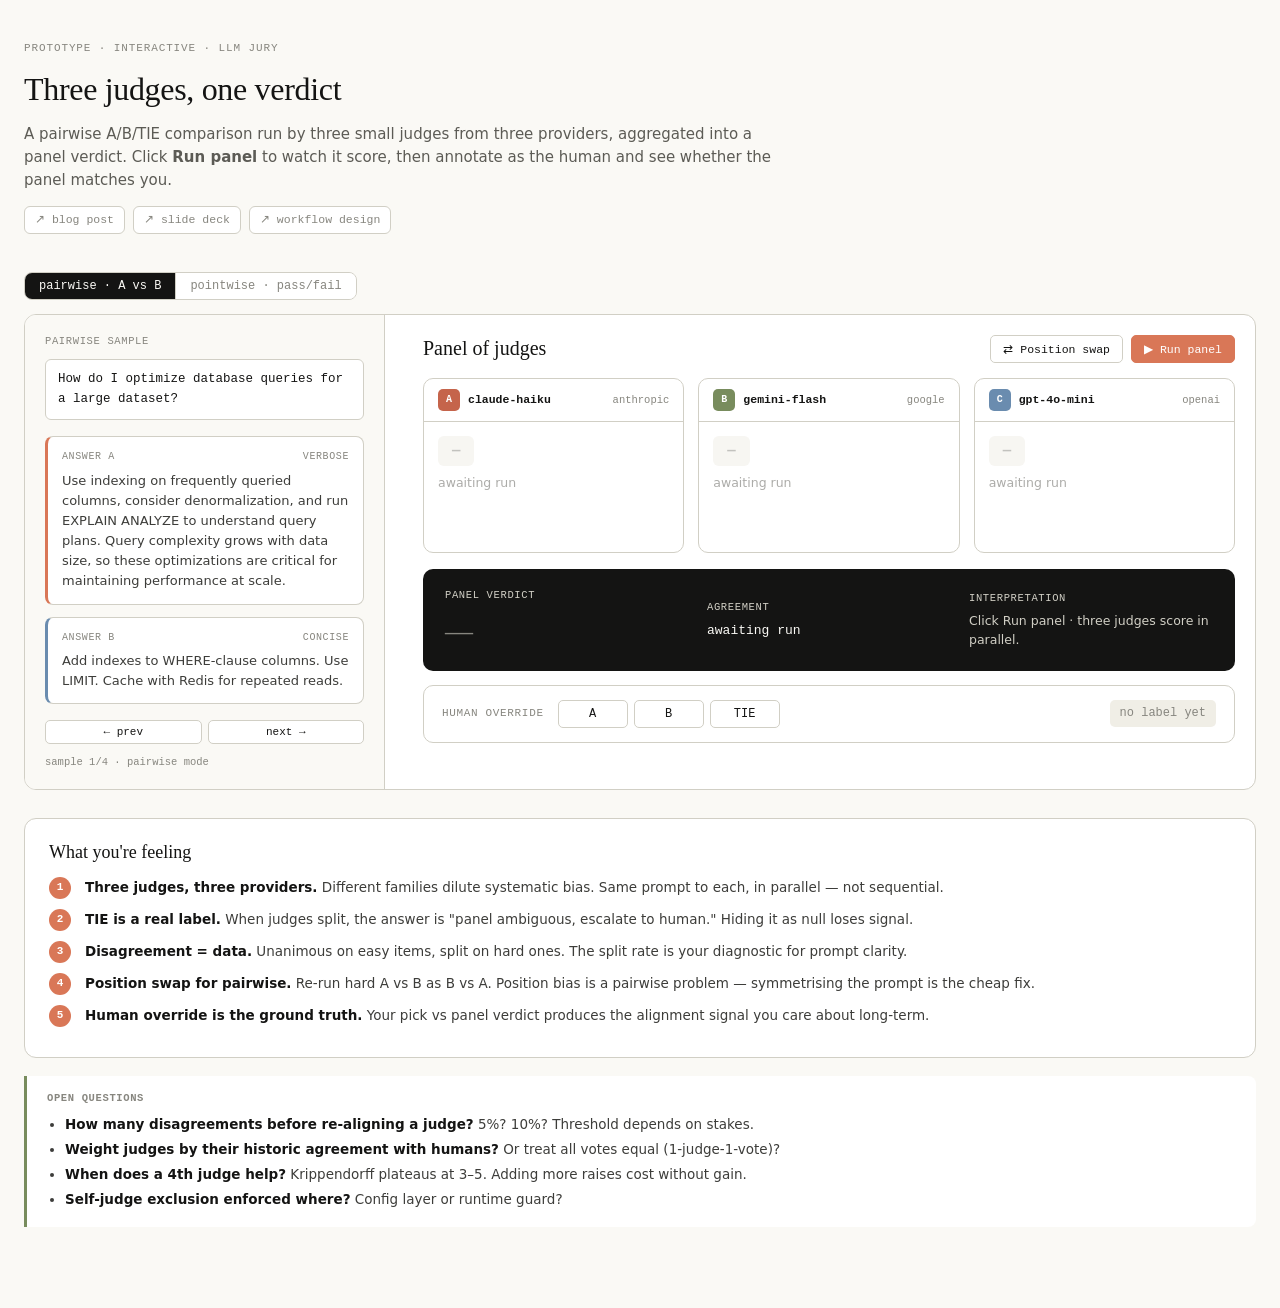
<file: demos/jury-llm-evaluators/explainer.html>
<!doctype html>
<html lang="en">
<head>
<meta charset="utf-8">
<meta name="viewport" content="width=device-width, initial-scale=1">
<title>LLM Jury · interactive panel-of-judges prototype</title>
<style>
  :root {
    --ivory:#FAF9F5; --slate:#141413; --clay:#D97757; --oat:#E3DACC;
    --olive:#788C5D; --sky:#6A8CAF; --plum:#8B6BA8;
    --gray-150:#F0EEE6; --gray-300:#D1CFC5;
    --gray-500:#87867F; --gray-600:#5C5B55; --gray-700:#3D3D3A; --white:#FFFFFF;
    --serif: ui-serif, Georgia, "Times New Roman", serif;
    --sans:  system-ui, -apple-system, "Segoe UI", Roboto, sans-serif;
    --mono:  ui-monospace, "SF Mono", Menlo, Consolas, monospace;
  }
  * { box-sizing: border-box; margin: 0; padding: 0; }
  body { background: var(--ivory); color: var(--gray-700); font-family: var(--sans); font-size: 14.5px; line-height: 1.55; -webkit-font-smoothing: antialiased; padding: 40px 24px 80px; }
  .page { max-width: 1280px; margin: 0 auto; }

  header { margin-bottom: 24px; }
  .eyebrow { font-family: var(--mono); font-size: 11px; letter-spacing: 0.08em; text-transform: uppercase; color: var(--gray-500); margin-bottom: 8px; }
  h1 { font-family: var(--serif); font-weight: 500; font-size: 32px; color: var(--slate); letter-spacing: -0.01em; margin-bottom: 8px; }
  .sub { color: var(--gray-600); font-size: 15px; max-width: 760px; margin-bottom: 14px; }

  .links { display: flex; gap: 8px; font-family: var(--mono); font-size: 11.5px; }
  .links a { color: var(--gray-500); text-decoration: none; padding: 4px 10px; background: var(--white); border: 1px solid var(--gray-300); border-radius: 6px; }
  .links a:hover { color: var(--clay); border-color: var(--clay); }

  /* mode pills */
  .modes { display: inline-flex; border: 1px solid var(--gray-300); border-radius: 8px; overflow: hidden; margin: 14px 0; }
  .modes button { font-family: var(--mono); font-size: 12px; padding: 6px 14px; background: var(--white); border: none; cursor: pointer; color: var(--gray-500); border-right: 1px solid var(--gray-300); }
  .modes button:last-child { border-right: none; }
  .modes button.active { background: var(--slate); color: var(--ivory); }
  .modes button:hover:not(.active) { color: var(--clay); }

  /* layout */
  .stage {
    display: grid; grid-template-columns: 360px 1fr; gap: 18px;
    background: var(--white); border: 1px solid var(--gray-300); border-radius: 12px; overflow: hidden;
  }
  @media (max-width: 1080px) { .stage { grid-template-columns: 1fr; } }

  .left {
    padding: 18px 20px;
    background: var(--ivory);
    border-right: 1px solid var(--gray-300);
  }
  .left h3 { font-family: var(--mono); font-size: 10.5px; text-transform: uppercase; letter-spacing: 0.06em; color: var(--gray-500); margin-bottom: 10px; font-weight: 500; }
  .left .question {
    font-family: var(--mono); font-size: 12.5px; color: var(--slate);
    background: var(--white); border: 1px solid var(--gray-300); border-radius: 6px;
    padding: 10px 12px; margin-bottom: 16px;
  }
  .left .answer {
    background: var(--white); border: 1px solid var(--gray-300); border-radius: 8px;
    padding: 12px 14px; margin-bottom: 12px;
  }
  .left .answer .label {
    font-family: var(--mono); font-size: 10px; text-transform: uppercase;
    color: var(--gray-500); margin-bottom: 6px; letter-spacing: 0.06em;
    display: flex; justify-content: space-between;
  }
  .left .answer.A { border-left: 3px solid var(--clay); }
  .left .answer.B { border-left: 3px solid var(--sky); }
  .left .answer .body { font-size: 13px; color: var(--gray-700); }
  .left .nav { display: flex; gap: 6px; margin-top: 16px; }
  .left .nav button {
    font-family: var(--mono); font-size: 11px;
    padding: 5px 10px; background: var(--white);
    border: 1px solid var(--gray-300); border-radius: 5px;
    color: var(--slate); cursor: pointer;
    flex: 1;
  }
  .left .nav button:hover { border-color: var(--clay); color: var(--clay); }
  .left .nav button.clay { background: var(--clay); color: var(--white); border-color: var(--clay); }
  .left .meta { font-family: var(--mono); font-size: 10.5px; color: var(--gray-500); margin-top: 10px; }

  /* judges panel */
  .panel { padding: 18px 20px; }
  .panel-head {
    display: flex; justify-content: space-between; align-items: center;
    margin-bottom: 14px;
  }
  .panel-head h2 { font-family: var(--serif); font-weight: 500; font-size: 20px; color: var(--slate); }
  .panel-head .actions { display: flex; gap: 8px; }
  .panel-head .btn {
    font-family: var(--mono); font-size: 11.5px; padding: 6px 12px;
    background: var(--white); border: 1px solid var(--gray-300); border-radius: 5px;
    color: var(--slate); cursor: pointer;
  }
  .panel-head .btn.clay { background: var(--clay); color: var(--white); border-color: var(--clay); }
  .panel-head .btn:hover:not(.clay) { border-color: var(--clay); color: var(--clay); }

  .judges-grid {
    display: grid; grid-template-columns: repeat(3, 1fr); gap: 14px;
    margin-bottom: 16px;
  }
  @media (max-width: 880px) { .judges-grid { grid-template-columns: 1fr; } }

  .judge {
    background: var(--white); border: 1px solid var(--gray-300); border-radius: 10px;
    overflow: hidden;
  }
  .judge .jh {
    padding: 10px 14px;
    border-bottom: 1px solid var(--gray-300);
    display: flex; align-items: center; gap: 8px;
  }
  .judge .badge {
    width: 22px; height: 22px; border-radius: 5px;
    display: inline-flex; align-items: center; justify-content: center;
    font-family: var(--mono); font-size: 10px; font-weight: 700;
    color: var(--white);
  }
  .judge .badge.A { background: #C5644B; }
  .judge .badge.B { background: var(--olive); }
  .judge .badge.C { background: var(--sky); }
  .judge .jn { font-family: var(--mono); font-size: 11.5px; color: var(--slate); font-weight: 600; }
  .judge .jm { font-family: var(--mono); font-size: 10.5px; color: var(--gray-500); margin-left: auto; }
  .judge .jbody { padding: 14px; }
  .judge .vote {
    display: inline-block; padding: 4px 14px; border-radius: 6px;
    font-family: var(--mono); font-size: 14px; font-weight: 700;
    background: var(--gray-150); color: var(--gray-500);
    margin-bottom: 8px;
  }
  .judge .vote.A { background: #F3D9CC; color: #8A3B1E; }
  .judge .vote.B { background: #D9E5EA; color: #2F4F62; }
  .judge .vote.TIE { background: var(--oat); color: var(--slate); }
  .judge .vote.true { background: #F3D9CC; color: #8A3B1E; }
  .judge .vote.false { background: #DDE5C9; color: #3F5429; }
  .judge .reason { font-size: 12.5px; color: var(--gray-600); line-height: 1.5; min-height: 56px; }
  .judge .latency { font-family: var(--mono); font-size: 10.5px; color: var(--gray-500); margin-top: 8px; }
  .judge.pending .jbody { opacity: 0.5; }
  .judge.running .jbody { background: linear-gradient(90deg, var(--white) 0%, var(--ivory) 50%, var(--white) 100%); background-size: 200% 100%; animation: shimmer 1.2s linear infinite; }
  @keyframes shimmer { 0% { background-position: 200% 0; } 100% { background-position: -200% 0; } }

  /* aggregation card */
  .agg {
    background: var(--slate); color: var(--ivory);
    border-radius: 10px; padding: 18px 22px;
    display: grid; grid-template-columns: 1fr 1fr 1fr; gap: 18px; align-items: center;
  }
  .agg .meta-label {
    font-family: var(--mono); font-size: 10.5px; color: var(--gray-300);
    text-transform: uppercase; letter-spacing: 0.06em; margin-bottom: 6px;
  }
  .agg .verdict-big {
    font-family: var(--serif); font-size: 28px; font-weight: 500;
    color: var(--ivory);
  }
  .agg .verdict-big.A { color: #F3A78F; }
  .agg .verdict-big.B { color: #A8C7E0; }
  .agg .verdict-big.TIE { color: #E3DACC; }
  .agg .verdict-big.true { color: #F3A78F; }
  .agg .verdict-big.false { color: #A8C081; }
  .agg .verdict-big.pending { color: var(--gray-500); }
  .agg .reason-detail { font-size: 12.5px; color: var(--gray-300); line-height: 1.5; }
  .agg .agree {
    font-family: var(--mono); font-size: 13px;
  }
  .agg .agree b { color: var(--ivory); font-size: 16px; }
  .agg .disagree { color: #F3A78F; }
  .agg .unanimous { color: #A8C081; }

  /* human override */
  .human-row {
    background: var(--white); border: 1px solid var(--gray-300); border-radius: 10px;
    padding: 14px 18px; margin-top: 14px;
    display: flex; align-items: center; gap: 14px;
  }
  .human-row .label {
    font-family: var(--mono); font-size: 11px; text-transform: uppercase;
    color: var(--gray-500); letter-spacing: 0.06em;
  }
  .human-row .picks { display: flex; gap: 6px; }
  .human-row .picks button {
    font-family: var(--mono); font-size: 12px;
    padding: 6px 16px; border-radius: 5px;
    background: var(--white); border: 1px solid var(--gray-300);
    color: var(--slate); cursor: pointer;
    min-width: 70px;
  }
  .human-row .picks button:hover { border-color: var(--clay); color: var(--clay); }
  .human-row .picks button.on.A { background: #F3D9CC; border-color: #C5644B; color: #8A3B1E; }
  .human-row .picks button.on.B { background: #D9E5EA; border-color: var(--sky); color: #2F4F62; }
  .human-row .picks button.on.TIE { background: var(--oat); border-color: #C8B998; color: var(--slate); }
  .human-row .agree-pill {
    margin-left: auto; font-family: var(--mono); font-size: 12px;
    padding: 4px 10px; border-radius: 5px;
    background: var(--gray-150); color: var(--gray-500);
  }
  .human-row .agree-pill.match { background: #DDE5C9; color: #3F5429; }
  .human-row .agree-pill.miss { background: #F3D9CC; color: #8A3B1E; }

  /* notes */
  .notes {
    margin-top: 28px;
    background: var(--white); border: 1px solid var(--gray-300); border-radius: 12px;
    padding: 20px 24px;
  }
  .notes h3 { font-family: var(--serif); font-weight: 500; font-size: 18px; color: var(--slate); margin-bottom: 10px; }
  .notes .step { display: grid; grid-template-columns: 24px 1fr; gap: 12px; margin-bottom: 10px; align-items: start; }
  .notes .step .n {
    width: 22px; height: 22px; border-radius: 50%;
    background: var(--clay); color: var(--white);
    display: flex; align-items: center; justify-content: center;
    font-family: var(--mono); font-size: 11px; font-weight: 700;
  }
  .notes .step .t { font-size: 13.5px; color: var(--gray-700); }
  .notes .step .t b { color: var(--slate); }

  /* questions */
  .questions {
    margin-top: 18px;
    background: var(--white); border-left: 3px solid var(--olive);
    padding: 14px 20px; border-radius: 0 8px 8px 0;
    font-size: 13.5px;
  }
  .questions h4 { font-family: var(--mono); font-size: 10.5px; text-transform: uppercase; letter-spacing: 0.06em; color: var(--gray-500); margin-bottom: 8px; }
  .questions ul { padding-left: 18px; }
  .questions li { margin-bottom: 4px; color: var(--gray-700); }
  .questions li b { color: var(--slate); }
</style>
</head>
<body>
<div class="page">

<header>
  <div class="eyebrow">prototype · interactive · llm jury</div>
  <h1>Three judges, one verdict</h1>
  <p class="sub">A pairwise A/B/TIE comparison run by three small judges from three providers, aggregated into a panel verdict. Click <b>Run panel</b> to watch it score, then annotate as the human and see whether the panel matches you.</p>
  <div class="links">
    <a href="jury-blog.html">↗ blog post</a>
    <a href="jury-deck.html">↗ slide deck</a>
    <a href="../workflow-design.html">↗ workflow design</a>
  </div>
</header>

<div class="modes">
  <button class="active" data-mode="pairwise">pairwise · A vs B</button>
  <button data-mode="pointwise">pointwise · pass/fail</button>
</div>

<div class="stage">
  <div class="left">
    <h3>Sample</h3>
    <div class="question" id="qBox">How do I optimize database queries for a large dataset?</div>
    <div class="answer A">
      <div class="label"><span>Answer A</span><span>verbose</span></div>
      <div class="body" id="aBox">Use indexing on frequently queried columns, consider denormalization, and run EXPLAIN ANALYZE to understand query plans. Query complexity grows with data size, so these optimizations are critical for maintaining performance at scale.</div>
    </div>
    <div class="answer B">
      <div class="label"><span>Answer B</span><span>concise</span></div>
      <div class="body" id="bBox">Add indexes to WHERE-clause columns. Use LIMIT. Cache with Redis for repeated reads.</div>
    </div>
    <div class="nav">
      <button id="prevBtn">← prev</button>
      <button id="nextBtn">next →</button>
    </div>
    <div class="meta">sample <span id="sampleIdx">1</span>/<span id="sampleTotal">4</span> · pairwise mode</div>
  </div>

  <div class="panel">
    <div class="panel-head">
      <h2>Panel of judges</h2>
      <div class="actions">
        <button class="btn" id="positionSwap">⇄ Position swap</button>
        <button class="btn clay" id="runBtn">▶ Run panel</button>
      </div>
    </div>

    <div class="judges-grid" id="judgesGrid"></div>

    <div class="agg" id="aggCard">
      <div>
        <div class="meta-label">panel verdict</div>
        <div class="verdict-big pending" id="aggVerdict">—</div>
      </div>
      <div>
        <div class="meta-label">agreement</div>
        <div class="agree" id="aggAgree">awaiting run</div>
      </div>
      <div>
        <div class="meta-label">interpretation</div>
        <div class="reason-detail" id="aggReason">Click Run panel · three judges score in parallel.</div>
      </div>
    </div>

    <div class="human-row" id="humanRow">
      <span class="label">human override</span>
      <span class="picks" id="humanPicks">
        <button data-h="A">A</button>
        <button data-h="B">B</button>
        <button data-h="TIE">TIE</button>
      </span>
      <span class="agree-pill" id="humanAgreePill">no label yet</span>
    </div>
  </div>
</div>

<section class="notes">
  <h3>What you're feeling</h3>
  <div class="step"><div class="n">1</div><div class="t"><b>Three judges, three providers.</b> Different families dilute systematic bias. Same prompt to each, in parallel — not sequential.</div></div>
  <div class="step"><div class="n">2</div><div class="t"><b>TIE is a real label.</b> When judges split, the answer is "panel ambiguous, escalate to human." Hiding it as null loses signal.</div></div>
  <div class="step"><div class="n">3</div><div class="t"><b>Disagreement = data.</b> Unanimous on easy items, split on hard ones. The split rate is your diagnostic for prompt clarity.</div></div>
  <div class="step"><div class="n">4</div><div class="t"><b>Position swap for pairwise.</b> Re-run hard A vs B as B vs A. Position bias is a pairwise problem — symmetrising the prompt is the cheap fix.</div></div>
  <div class="step"><div class="n">5</div><div class="t"><b>Human override is the ground truth.</b> Your pick vs panel verdict produces the alignment signal you care about long-term.</div></div>
</section>

<section class="questions">
  <h4>Open questions</h4>
  <ul>
    <li><b>How many disagreements before re-aligning a judge?</b> 5%? 10%? Threshold depends on stakes.</li>
    <li><b>Weight judges by their historic agreement with humans?</b> Or treat all votes equal (1-judge-1-vote)?</li>
    <li><b>When does a 4th judge help?</b> Krippendorff plateaus at 3–5. Adding more raises cost without gain.</li>
    <li><b>Self-judge exclusion enforced where?</b> Config layer or runtime guard?</li>
  </ul>
</section>

<script>
const PAIRWISE_SAMPLES = [
  {
    q: "How do I optimize database queries for a large dataset?",
    a: "Use indexing on frequently queried columns, consider denormalization, and run EXPLAIN ANALYZE to understand query plans. Query complexity grows with data size, so these optimizations are critical for maintaining performance at scale.",
    aLabel: "verbose",
    b: "Add indexes to WHERE-clause columns. Use LIMIT. Cache with Redis for repeated reads.",
    bLabel: "concise",
    judgeVerdicts: { A: "A", B: "B", C: "TIE" },
    judgeReasons: {
      A: "Answer A is more thorough and explains *why* (EXPLAIN ANALYZE). Better mentorship value.",
      B: "Answer B is concrete and actionable. A is hand-wavy on actual steps. Concise wins.",
      C: "Both correct. A teaches reasoning, B is operational. Genuine tie — neither dominates.",
    },
    latency: { A: 420, B: 380, C: 510 },
  },
  {
    q: "Is the Earth flat?",
    a: "No. Earth is an oblate spheroid; this is established by satellite imagery, circumnavigation, gravitational measurements, and shadow geometry observed since antiquity.",
    aLabel: "factual",
    b: "Some people debate this on social media, so there are arguments on both sides depending on your perspective.",
    bLabel: "evasive",
    judgeVerdicts: { A: "A", B: "A", C: "A" },
    judgeReasons: {
      A: "Answer A is factually accurate. Answer B false-balances a settled scientific question.",
      B: "A wins clearly. B is unhelpful and validates misinformation through faux neutrality.",
      C: "A is correct and well-justified. B fails the rubric on factuality.",
    },
    latency: { A: 290, B: 310, C: 350 },
  },
  {
    q: "Write a haiku about rain.",
    a: "Soft drops on the leaves / Whispers through the city street / Earth drinks once again",
    aLabel: "traditional",
    b: "Rain falls. Streets glisten. / A child runs, laughing, splashing. / Puddles hold the sky.",
    bLabel: "vivid",
    judgeVerdicts: { A: "B", B: "A", C: "TIE" },
    judgeReasons: {
      A: "B is more vivid and uses imagery effectively. A is competent but generic.",
      B: "A follows the 5-7-5 structure more faithfully. B's third line is borderline syllabically.",
      C: "Subjective. Both meet criteria. Genuine TIE — judges should not pretend otherwise.",
    },
    latency: { A: 380, B: 420, C: 450 },
  },
  {
    q: "Explain photosynthesis in one sentence.",
    a: "Plants convert sunlight into chemical energy by combining CO₂ and water to produce glucose and oxygen, with chlorophyll as the catalyst.",
    aLabel: "accurate",
    b: "Plants eat sunlight and breathe out air.",
    bLabel: "oversimplified",
    judgeVerdicts: { A: "A", B: "A", C: "A" },
    judgeReasons: {
      A: "A is accurate, complete, mentions chlorophyll. B is anthropomorphic and incorrect.",
      B: "A wins on accuracy. B is misleading even as simplification.",
      C: "A is the canonical sentence-level explanation. Clear preference.",
    },
    latency: { A: 250, B: 280, C: 290 },
  },
];

// Pointwise · rubric is hallucination detection. Verdict = true (hallucinated) | false (grounded).
const POINTWISE_SAMPLES = [
  {
    q: "Capital of Australia?",
    a: "Sydney is the capital of Australia.",
    aLabel: "hallucinated",
    judgeVerdicts: { A: "true", B: "true", C: "true" },
    judgeReasons: {
      A: "Sydney is the largest city. Canberra is the capital. Output contradicts ground truth — hallucinated.",
      B: "Wrong city named as capital. Common confusion but factually incorrect.",
      C: "Hallucinated · Canberra is the capital, not Sydney.",
    },
    latency: { A: 240, B: 270, C: 290 },
  },
  {
    q: "What's the speed of light in vacuum?",
    a: "Approximately 299,792 km/s — about 300,000 km/s for back-of-envelope work.",
    aLabel: "grounded",
    judgeVerdicts: { A: "false", B: "false", C: "false" },
    judgeReasons: {
      A: "Numerically correct. Output matches accepted physical constant.",
      B: "Accurate to known precision. Approximation note is reasonable.",
      C: "Grounded · 299,792 km/s is correct, no hallucination.",
    },
    latency: { A: 220, B: 240, C: 280 },
  },
  {
    q: "Who painted the Sistine Chapel ceiling?",
    a: "Leonardo da Vinci painted the Sistine Chapel ceiling between 1508 and 1512.",
    aLabel: "hallucinated · split",
    judgeVerdicts: { A: "true", B: "true", C: "false" },
    judgeReasons: {
      A: "Wrong artist. Michelangelo painted the Sistine Chapel, not Leonardo. Hallucinated.",
      B: "Hallucinated · Michelangelo, not Leonardo. Dates 1508-1512 are correct for Michelangelo's work.",
      C: "Output mixes two Renaissance figures. Dates align with Michelangelo but name is wrong. Not strictly hallucinated since dates check out — borderline.",
    },
    latency: { A: 310, B: 290, C: 380 },
  },
  {
    q: "Largest desert by area?",
    a: "The Sahara is the largest desert on Earth.",
    aLabel: "edge case · split",
    judgeVerdicts: { A: "true", B: "false", C: "true" },
    judgeReasons: {
      A: "By total area Antarctica is the largest desert (cold desert). Sahara is largest hot desert. Output is misleading — hallucinated.",
      B: "Common usage refers to Sahara. Technically Antarctica wins by area but this is ambiguous — not clearly hallucinated.",
      C: "Strict factuality: Antarctica > Sahara by area. Output asserts a falsehood. Hallucinated.",
    },
    latency: { A: 350, B: 290, C: 410 },
  },
];

const JUDGES = [
  { id: "A", name: "claude-haiku",    provider: "anthropic" },
  { id: "B", name: "gemini-flash",    provider: "google"    },
  { id: "C", name: "gpt-4o-mini",     provider: "openai"    },
];

const state = {
  idx: 0,
  mode: "pairwise",
  ran: false,
  positionSwapped: false,
  judgeStatus: { A: "pending", B: "pending", C: "pending" },
  judgeResults: { A: null, B: null, C: null },
  panelVerdict: null,
  humanPick: null,
};

function samples() { return state.mode === "pairwise" ? PAIRWISE_SAMPLES : POINTWISE_SAMPLES; }
function current() { return samples()[state.idx]; }
function voteSpace() { return state.mode === "pairwise" ? ["A","B","TIE"] : ["true","false"]; }

function $(s){ return document.querySelector(s); }
function $$(s){ return Array.from(document.querySelectorAll(s)); }

function renderSample() {
  const s = current();
  $("#qBox").textContent = s.q;
  $("#sampleIdx").textContent = state.idx + 1;
  $("#sampleTotal").textContent = samples().length;
  if (state.mode === "pairwise") {
    if (state.positionSwapped) {
      $("#aBox").textContent = s.b;
      $("#bBox").textContent = s.a;
      $$(".answer .label")[0].lastElementChild.textContent = s.bLabel;
      $$(".answer .label")[1].lastElementChild.textContent = s.aLabel;
    } else {
      $("#aBox").textContent = s.a;
      $("#bBox").textContent = s.b;
      $$(".answer .label")[0].lastElementChild.textContent = s.aLabel;
      $$(".answer .label")[1].lastElementChild.textContent = s.bLabel;
    }
  } else {
    $("#aBox").textContent = s.a;
    $$(".answer .label")[0].firstElementChild.textContent = "Output";
    $$(".answer .label")[0].lastElementChild.textContent = s.aLabel;
  }
  $(".left h3").textContent = state.mode === "pairwise" ? "Pairwise sample" : "Pointwise sample · rubric: hallucination";
}

function resetRun() {
  state.ran = false;
  state.judgeStatus = { A: "pending", B: "pending", C: "pending" };
  state.judgeResults = { A: null, B: null, C: null };
  state.panelVerdict = null;
  state.humanPick = null;
  renderJudges();
  renderAggregation();
  renderHumanRow();
}

function renderJudges() {
  $("#judgesGrid").innerHTML = JUDGES.map(j => {
    const status = state.judgeStatus[j.id];
    const res = state.judgeResults[j.id];
    return `
      <div class="judge ${status}">
        <div class="jh">
          <span class="badge ${j.id}">${j.id}</span>
          <span class="jn">${j.name}</span>
          <span class="jm">${j.provider}</span>
        </div>
        <div class="jbody">
          <span class="vote ${res ? res.vote : ''}">${res ? res.vote : '—'}</span>
          <div class="reason">${res ? res.reason : (status === 'running' ? 'judging…' : 'awaiting run')}</div>
          <div class="latency">${res ? res.latency + 'ms' : ''}</div>
        </div>
      </div>
    `;
  }).join("");
}

function renderAggregation() {
  const v = state.panelVerdict;
  if (!v) {
    $("#aggVerdict").className = "verdict-big pending";
    $("#aggVerdict").textContent = "—";
    $("#aggAgree").innerHTML = "awaiting run";
    $("#aggReason").textContent = "Click Run panel · three judges score in parallel.";
    return;
  }
  $("#aggVerdict").className = "verdict-big " + v.verdict;
  $("#aggVerdict").textContent = v.verdict;
  const counts = v.counts;
  const total = Object.values(counts).reduce((a,b) => a+b, 0);
  const max = Math.max(...Object.values(counts));
  let agreeText;
  if (max === total) agreeText = `<span class="unanimous"><b>unanimous</b></span> · 3/3 agree`;
  else if (max === 2) agreeText = `<b>2/3 majority</b> · 1 dissenter`;
  else agreeText = `<span class="disagree"><b>split</b></span> · 1/1/1 · escalate to human`;
  const countStr = Object.entries(counts).map(([k,v]) => `${k}:${v}`).join(" · ");
  $("#aggAgree").innerHTML = agreeText + `<br><span style="font-size:11px;color:var(--gray-500);">${countStr}</span>`;

  let reason;
  if (state.mode === "pointwise") {
    if (max === total) reason = v.verdict === "true"
      ? "All three flag this as hallucinated. High-confidence fail."
      : "All three pass it. Low-ambiguity grounded output.";
    else if (max === 2) reason = "Two-judge majority. The dissenting judge may surface a real edge — worth a glance.";
    else reason = "Split panel. Rubric likely unclear on this edge case. Send to human.";
  } else {
    if (max === total) reason = "All three judges concur. Low ambiguity, ship the verdict.";
    else if (max === 2) reason = "Two-judge majority. The dissenting judge may surface a real edge — worth a glance.";
    else reason = "Panel split 1/1/1. Either the rubric is unclear, the answers are genuinely tied, or the judges have non-overlapping biases. Human review recommended.";
  }
  $("#aggReason").textContent = reason;
}

function renderHumanRow() {
  $("#humanPicks").innerHTML = voteSpace().map(v =>
    `<button data-h="${v}" class="${state.humanPick === v ? 'on '+v : ''}">${v}</button>`
  ).join("");
  const pill = $("#humanAgreePill");
  if (!state.humanPick) {
    pill.textContent = "no label yet";
    pill.className = "agree-pill";
  } else if (!state.panelVerdict) {
    pill.textContent = `you said ${state.humanPick}`;
    pill.className = "agree-pill";
  } else if (state.humanPick === state.panelVerdict.verdict) {
    pill.textContent = `✓ panel matches you`;
    pill.className = "agree-pill match";
  } else {
    pill.textContent = `✗ panel said ${state.panelVerdict.verdict}, you said ${state.humanPick}`;
    pill.className = "agree-pill miss";
  }
}

function maybeSwap(v) {
  if (state.mode !== "pairwise" || !state.positionSwapped) return v;
  if (v === "A") return "B";
  if (v === "B") return "A";
  return v;
}

function runPanel() {
  resetRun();
  const sample = current();
  JUDGES.forEach(j => { state.judgeStatus[j.id] = "running"; });
  renderJudges();
  $("#aggReason").textContent = "Judging in parallel…";
  $("#aggAgree").innerHTML = "running…";

  JUDGES.forEach(j => {
    const delay = 600 + sample.latency[j.id] * Math.random() * 2;
    setTimeout(() => {
      state.judgeStatus[j.id] = "done";
      state.judgeResults[j.id] = {
        vote: maybeSwap(sample.judgeVerdicts[j.id]),
        reason: sample.judgeReasons[j.id],
        latency: Math.round(sample.latency[j.id] + Math.random() * 80),
      };
      renderJudges();
      maybeAggregate();
    }, delay);
  });
}

function maybeAggregate() {
  if (JUDGES.some(j => state.judgeStatus[j.id] !== "done")) return;
  const counts = {};
  voteSpace().forEach(v => counts[v] = 0);
  JUDGES.forEach(j => counts[state.judgeResults[j.id].vote]++);
  const max = Math.max(...Object.values(counts));
  let verdict;
  if (state.mode === "pairwise") {
    if (max === 1) verdict = "TIE";
    else verdict = Object.entries(counts).find(([,v]) => v === max)[0];
  } else {
    // pointwise boolean · majority vote
    verdict = counts.true >= counts.false ? "true" : "false";
    // tie = explicit majority of true wins (fail-closed: report hallucinated when tied)
  }
  state.panelVerdict = { verdict, counts };
  state.ran = true;
  renderAggregation();
  renderHumanRow();
}

document.addEventListener("DOMContentLoaded", () => {
  renderSample();
  renderJudges();
  renderAggregation();
  renderHumanRow();

  $("#runBtn").addEventListener("click", runPanel);
  $("#prevBtn").addEventListener("click", () => {
    state.idx = (state.idx - 1 + SAMPLES.length) % SAMPLES.length;
    state.positionSwapped = false;
    resetRun();
    renderSample();
  });
  $("#nextBtn").addEventListener("click", () => {
    state.idx = (state.idx + 1) % SAMPLES.length;
    state.positionSwapped = false;
    resetRun();
    renderSample();
  });
  $("#positionSwap").addEventListener("click", () => {
    state.positionSwapped = !state.positionSwapped;
    renderSample();
    if (state.ran) runPanel();
  });
  $("#humanPicks").addEventListener("click", (e) => {
    const b = e.target.closest("button");
    if (!b) return;
    state.humanPick = b.dataset.h;
    renderHumanRow();
  });
  $$(".modes button").forEach(b => b.addEventListener("click", () => {
    $$(".modes button").forEach(x => x.classList.toggle("active", x === b));
    state.mode = b.dataset.mode;
    state.idx = 0;
    state.positionSwapped = false;
    if (state.mode === "pointwise") {
      $$(".answer")[1].style.display = "none";
      $("#positionSwap").style.display = "none";
    } else {
      $$(".answer")[1].style.display = "";
      $("#positionSwap").style.display = "";
    }
    resetRun();
    renderSample();
  }));
});
</script>
</body>
</html>
</file>
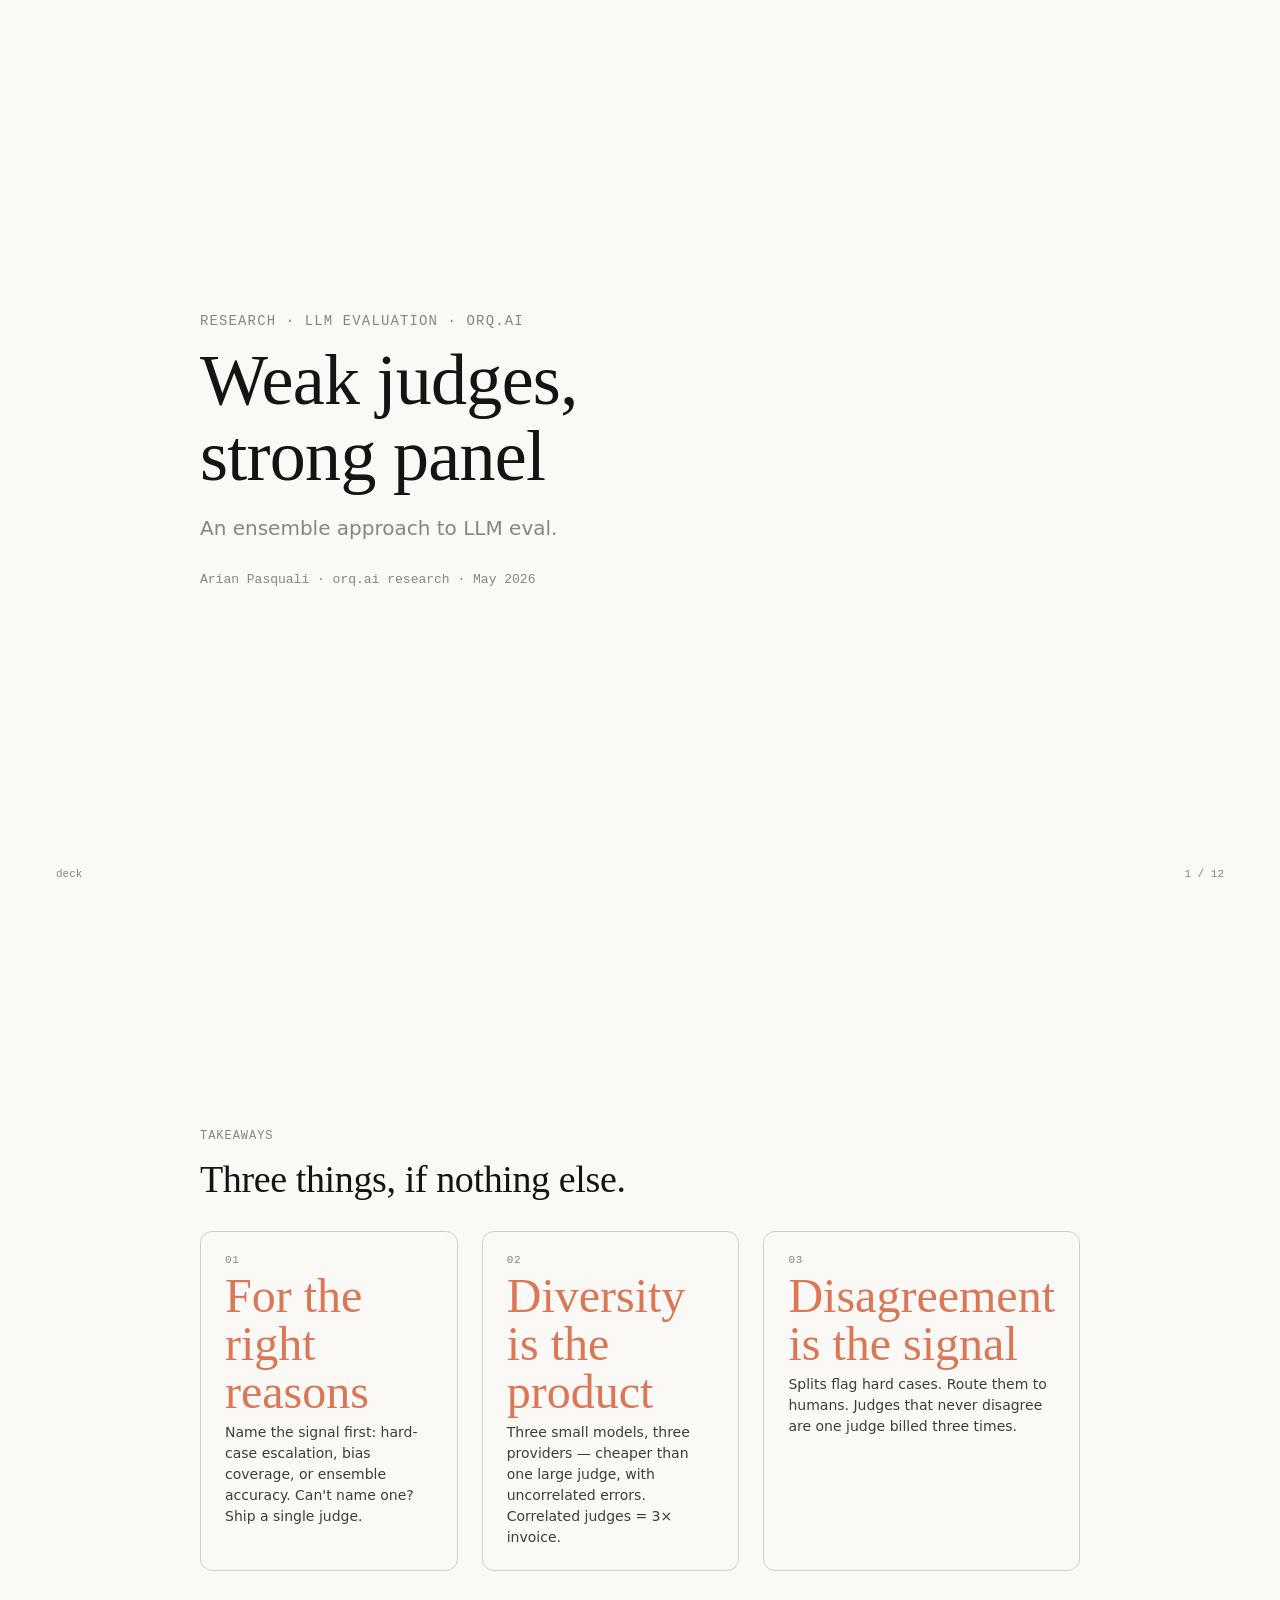
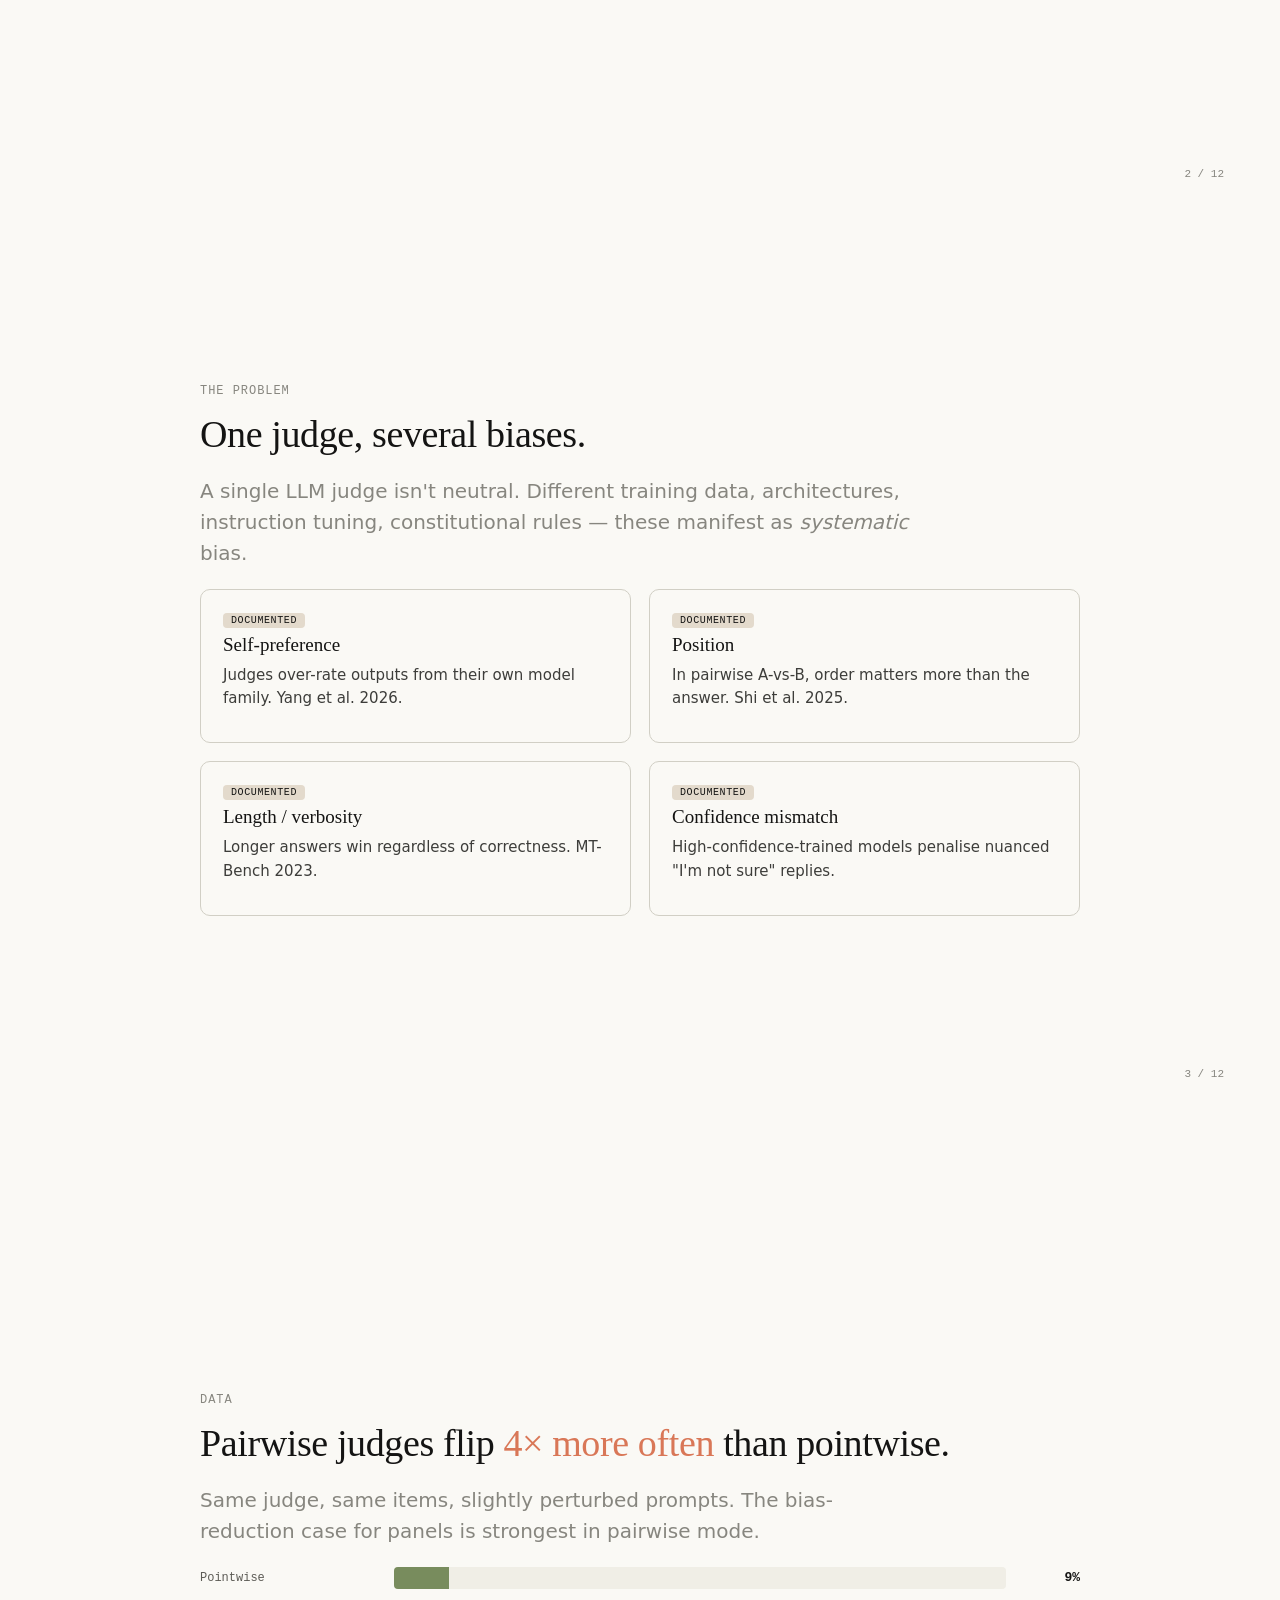
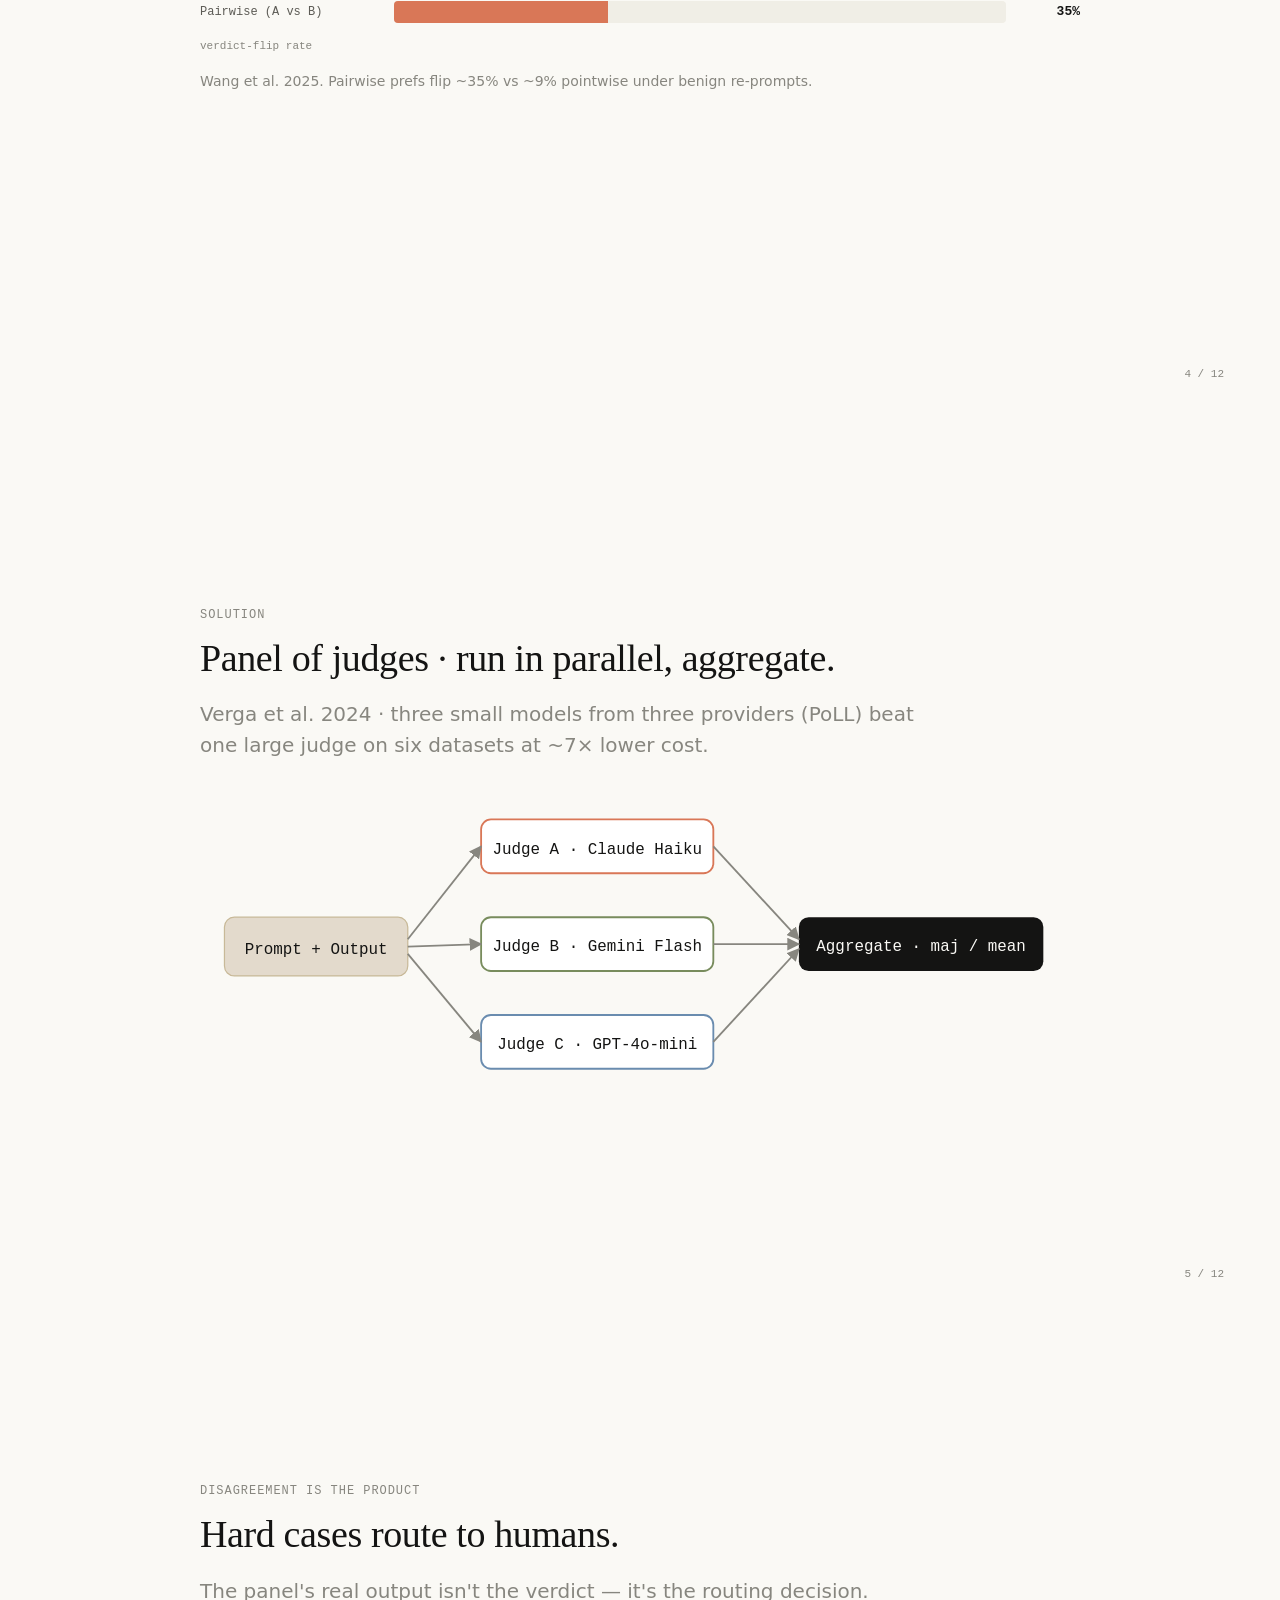
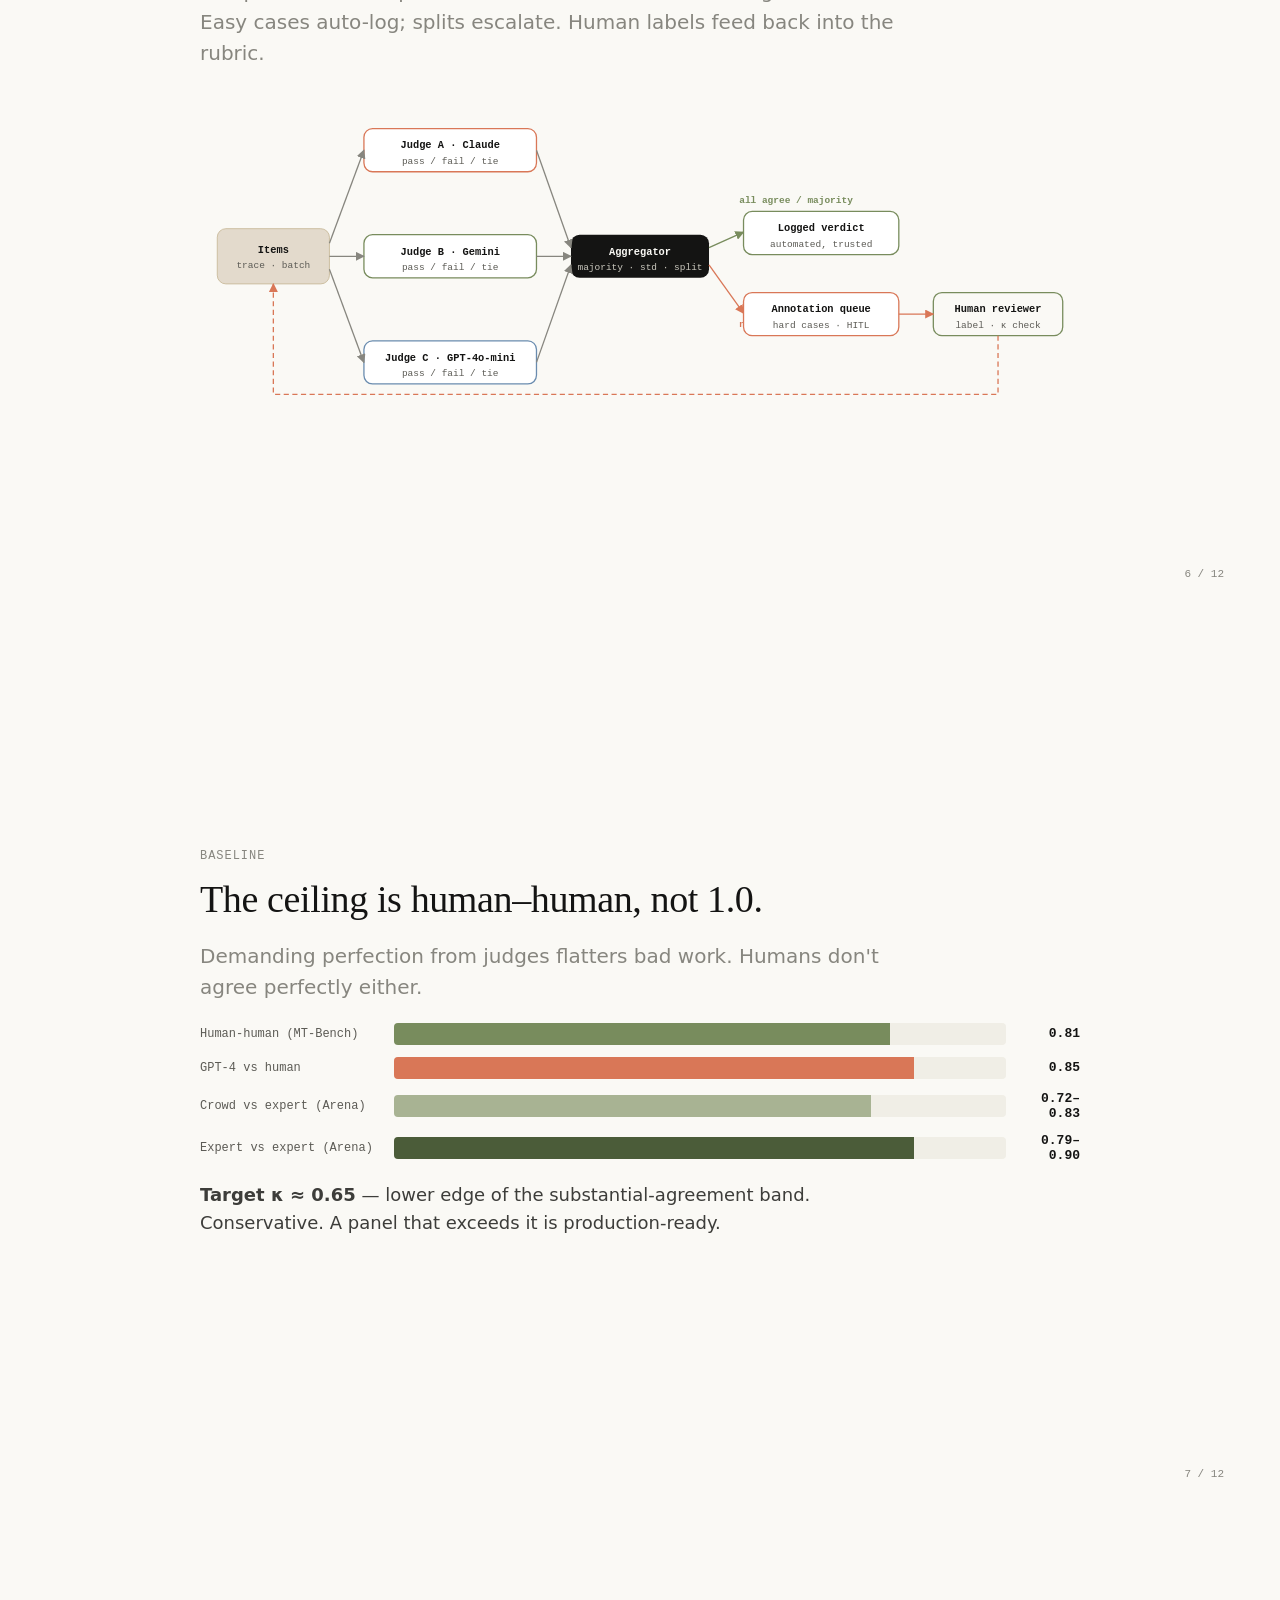
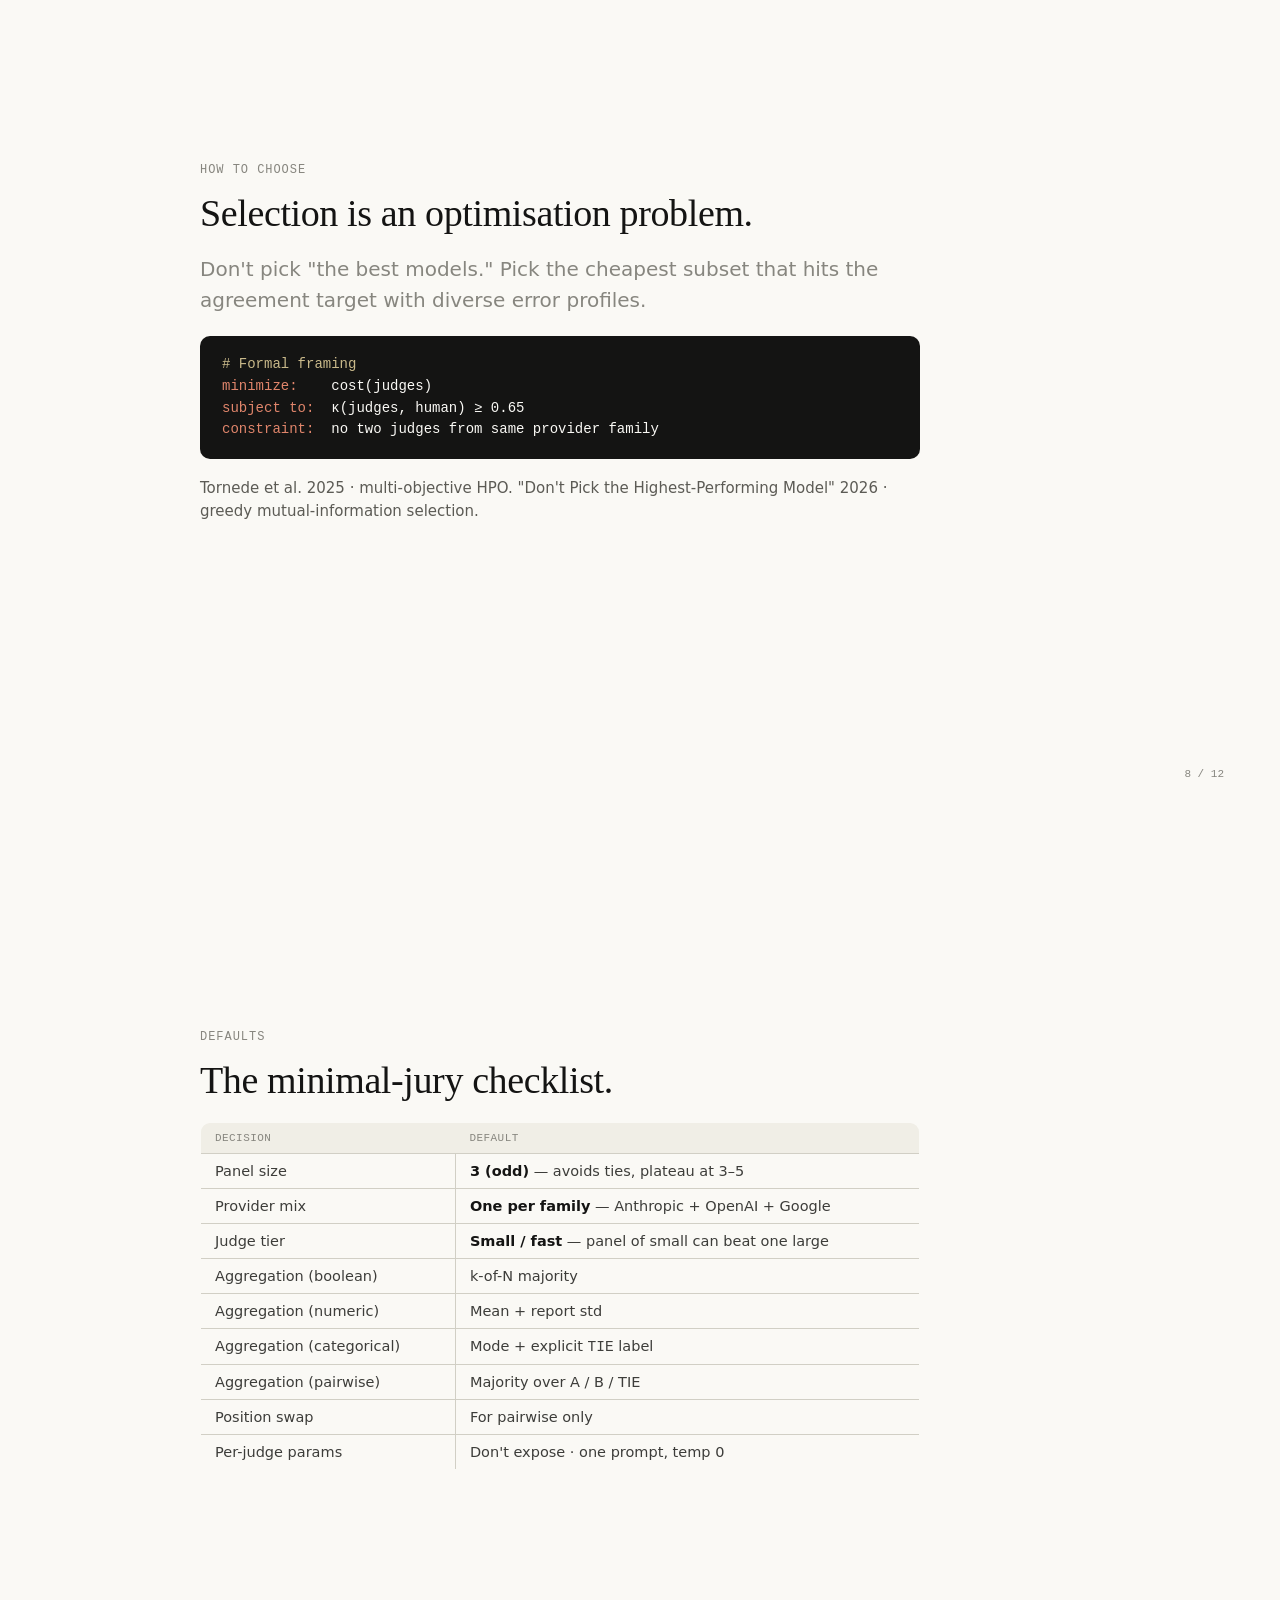
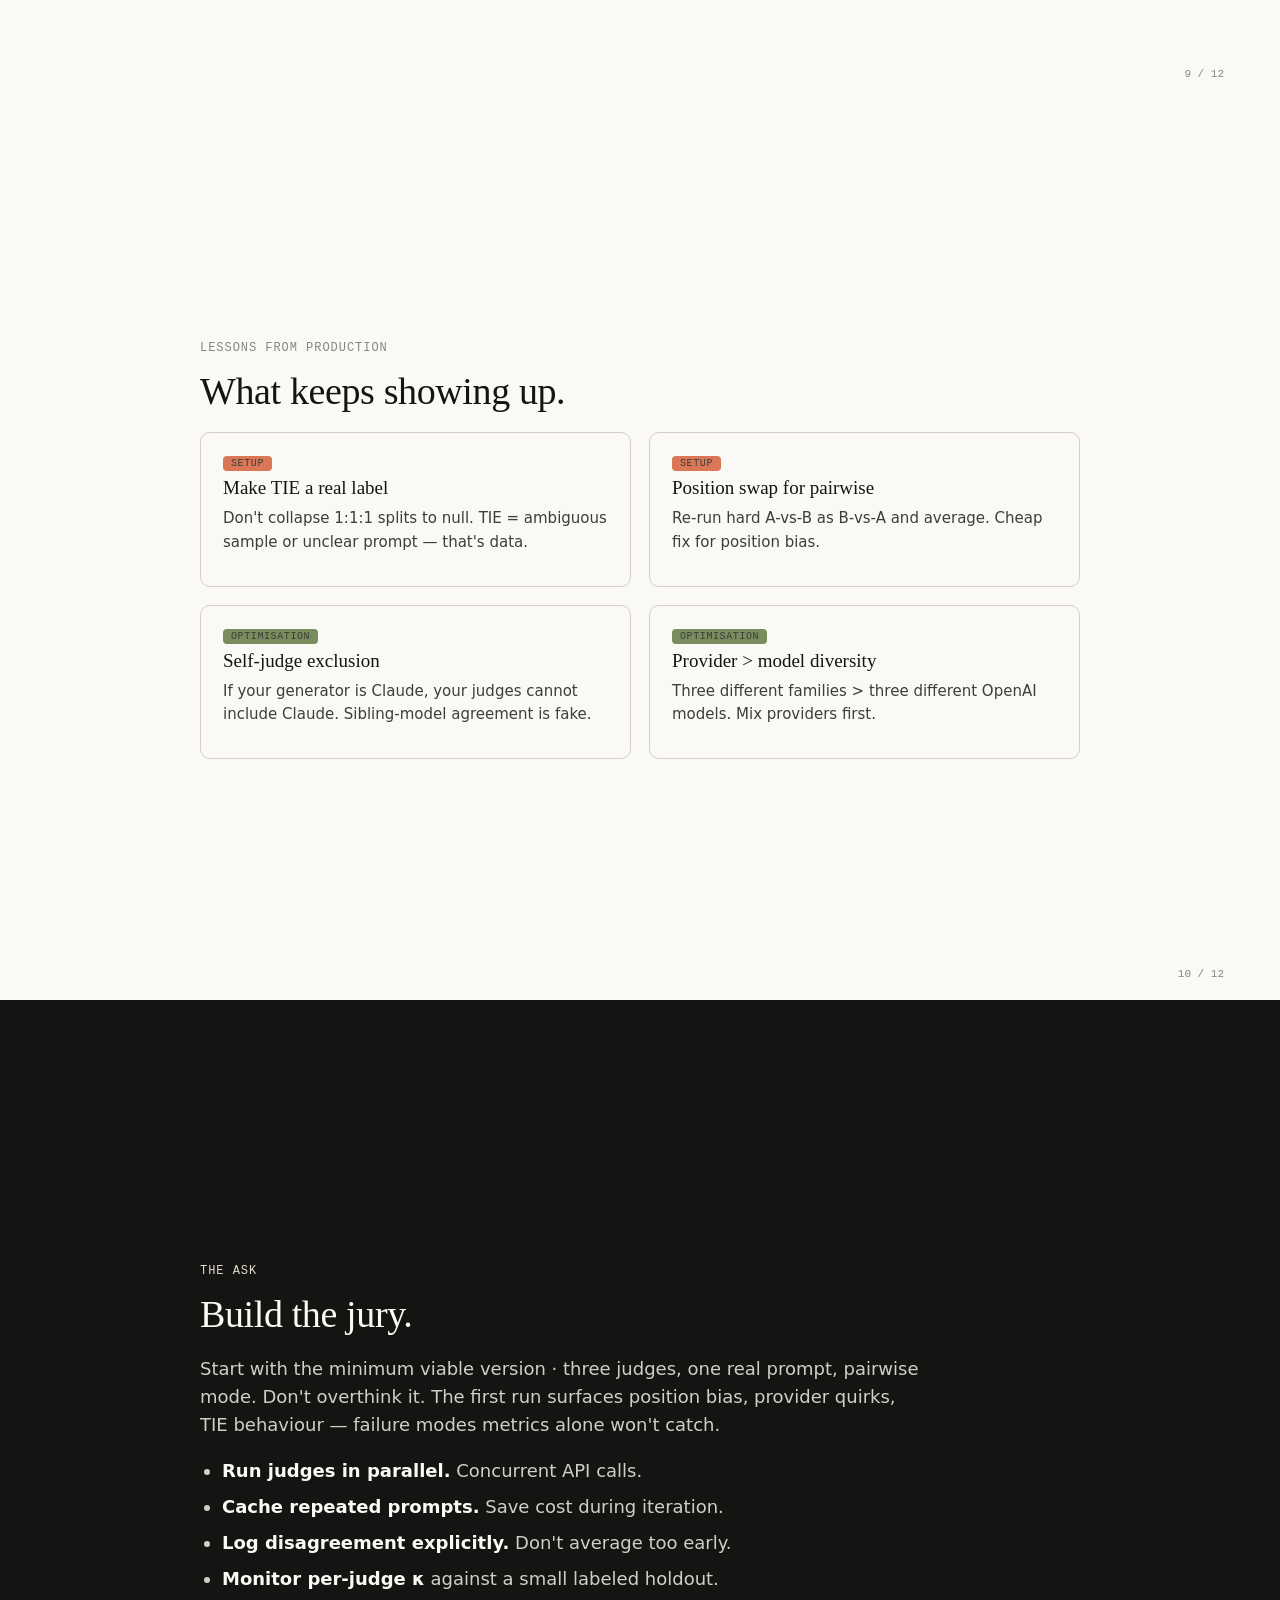
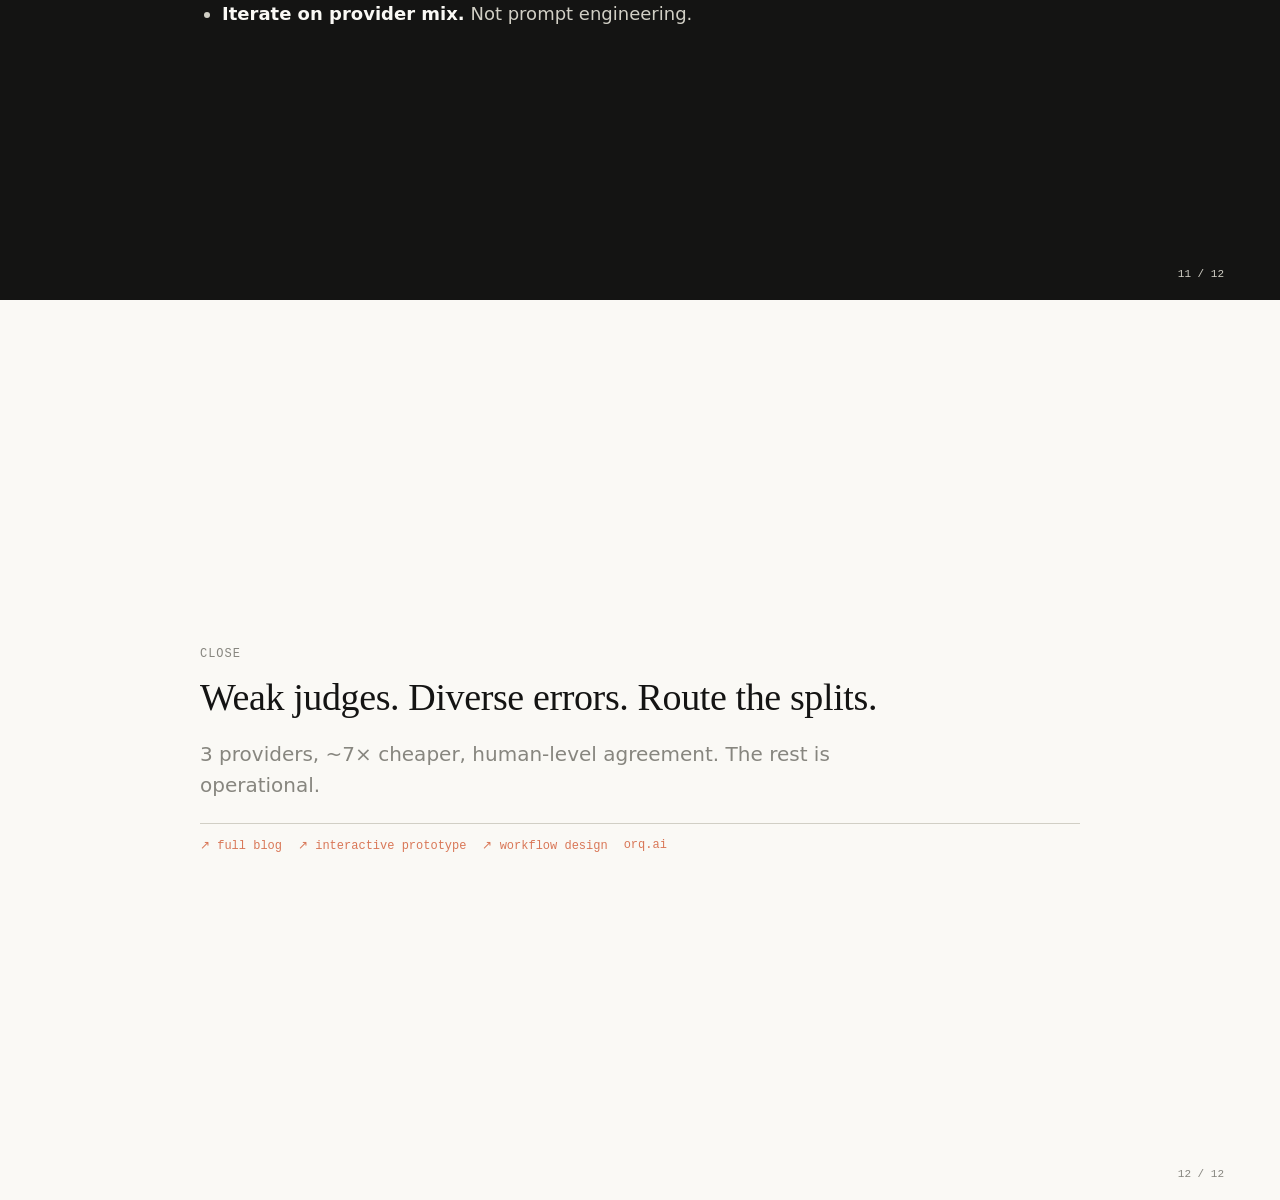
<file: demos/jury-llm-evaluators/slides.html>
<!doctype html>
<html lang="en">
<head>
<meta charset="utf-8">
<meta name="viewport" content="width=device-width, initial-scale=1">
<title>Weak judges, strong panel · deck</title>
<style>
  :root {
    --ivory:#FAF9F5; --slate:#141413; --clay:#D97757; --oat:#E3DACC;
    --olive:#788C5D; --sky:#6A8CAF; --plum:#8B6BA8;
    --gray-150:#F0EEE6; --gray-300:#D1CFC5;
    --gray-500:#87867F; --gray-600:#5C5B55; --gray-700:#3D3D3A;
    --serif: ui-serif, Georgia, "Times New Roman", serif;
    --sans:  system-ui, -apple-system, "Segoe UI", Roboto, sans-serif;
    --mono:  ui-monospace, "SF Mono", Menlo, Consolas, monospace;
  }
  * { box-sizing: border-box; margin: 0; padding: 0; }
  html, body { background: var(--ivory); color: var(--gray-700); font-family: var(--sans); -webkit-font-smoothing: antialiased; height: 100%; }
  body { scroll-snap-type: y mandatory; overflow-y: auto; }

  .slide {
    height: 100vh; min-height: 100vh;
    scroll-snap-align: start;
    padding: 64px 56px;
    display: flex; flex-direction: column; justify-content: center;
    position: relative;
  }
  .slide-inner { max-width: 880px; margin: 0 auto; width: 100%; }
  .eyebrow { font-family: var(--mono); font-size: 12px; letter-spacing: 0.08em; text-transform: uppercase; color: var(--gray-500); margin-bottom: 14px; }
  .slide h1 { font-family: var(--serif); font-weight: 500; font-size: 56px; line-height: 1.1; color: var(--slate); letter-spacing: -0.01em; margin-bottom: 18px; }
  .slide h2 { font-family: var(--serif); font-weight: 500; font-size: 38px; color: var(--slate); margin-bottom: 18px; letter-spacing: -0.01em; line-height: 1.2; }
  .slide h3 { font-family: var(--serif); font-weight: 500; font-size: 24px; color: var(--slate); margin: 18px 0 12px; }
  .slide p { font-size: 18px; color: var(--gray-700); line-height: 1.55; max-width: 720px; margin-bottom: 14px; }
  .slide .sub { font-size: 20px; color: var(--gray-500); max-width: 720px; margin-bottom: 20px; }
  .slide ul { padding-left: 22px; max-width: 720px; }
  .slide ul li { font-size: 18px; line-height: 1.55; color: var(--gray-700); margin-bottom: 8px; }
  .slide ul li b { color: var(--slate); }

  /* page count */
  .page-no { position: absolute; bottom: 20px; right: 56px; font-family: var(--mono); font-size: 11px; color: var(--gray-500); }
  .deck-tag { position: absolute; bottom: 20px; left: 56px; font-family: var(--mono); font-size: 11px; color: var(--gray-500); }

  /* title slide */
  .title-slide { background: var(--ivory); }
  .title-slide h1 { font-size: 72px; line-height: 1.05; }
  .title-slide .eyebrow { font-size: 14px; }
  .title-slide .author { font-family: var(--mono); font-size: 13px; color: var(--gray-500); margin-top: 28px; }
  .title-slide .author a { color: var(--clay); text-decoration: none; }

  /* invert */
  .slide.invert { background: var(--slate); color: var(--ivory); }
  .slide.invert h1, .slide.invert h2, .slide.invert h3 { color: var(--ivory); }
  .slide.invert p, .slide.invert li { color: var(--gray-300); }
  .slide.invert p b, .slide.invert li b { color: var(--ivory); }
  .slide.invert .eyebrow { color: var(--oat); }
  .slide.invert .page-no, .slide.invert .deck-tag { color: var(--gray-300); }

  /* stat callouts */
  .stats { display: grid; grid-template-columns: repeat(3, 1fr); gap: 24px; margin-top: 28px; }
  .stat { background: var(--white); border: 1px solid var(--gray-300); border-radius: 12px; padding: 22px 24px; }
  .slide.invert .stat { background: rgba(255,255,255,0.04); border-color: var(--gray-700); }
  .stat .big { font-family: var(--serif); font-size: 48px; font-weight: 500; color: var(--clay); line-height: 1; margin-bottom: 6px; }
  .stat .label { font-family: var(--mono); font-size: 11px; text-transform: uppercase; letter-spacing: 0.06em; color: var(--gray-500); margin-bottom: 6px; }
  .stat .desc { font-size: 14px; color: var(--gray-700); line-height: 1.5; }
  .slide.invert .stat .desc { color: var(--gray-300); }

  /* card grid */
  .grid-2 { display: grid; grid-template-columns: 1fr 1fr; gap: 18px; margin-top: 18px; }
  .card { background: var(--white); border: 1px solid var(--gray-300); border-radius: 10px; padding: 18px 22px; }
  .card h4 { font-family: var(--serif); font-weight: 500; font-size: 19px; color: var(--slate); margin-bottom: 8px; }
  .card p { font-size: 15px; }
  .card .tag {
    font-family: var(--mono); font-size: 10px; text-transform: uppercase;
    letter-spacing: 0.06em; padding: 2px 8px; border-radius: 4px;
    background: var(--oat); color: var(--slate); display: inline-block; margin-bottom: 6px;
  }
  .card .tag.clay { background: var(--clay); color: var(--white); }
  .card .tag.olive { background: var(--olive); color: var(--white); }

  /* bar chart */
  .bar-row { display: grid; grid-template-columns: 180px 1fr 60px; gap: 14px; align-items: center; margin-bottom: 12px; }
  .bar-row .lab { font-family: var(--mono); font-size: 12px; color: var(--gray-600); }
  .bar-row .bar { height: 22px; background: var(--gray-150); border-radius: 4px; overflow: hidden; position: relative; }
  .bar-row .fill { height: 100%; }
  .bar-row .val { font-family: var(--mono); font-size: 13px; font-weight: 600; color: var(--slate); text-align: right; }

  pre {
    background: var(--slate); color: var(--ivory);
    font-family: var(--mono); font-size: 14px; line-height: 1.55;
    padding: 18px 22px; border-radius: 10px;
    margin-top: 18px; max-width: 720px;
  }
  pre .c { color: #C9B98A; }
  pre .k { color: #E0856B; }
  .slide.invert pre { background: var(--ivory); color: var(--slate); border: 1px solid var(--gray-300); }

  table { width: 100%; max-width: 720px; border-collapse: collapse; margin-top: 14px; font-size: 14.5px; border: 1px solid var(--gray-300); border-radius: 10px; overflow: hidden; }
  th, td { padding: 9px 14px; text-align: left; border-bottom: 1px solid var(--gray-300); }
  th { background: var(--gray-150); font-family: var(--mono); font-size: 11px; text-transform: uppercase; letter-spacing: 0.04em; color: var(--gray-500); font-weight: 500; }
  td:not(:last-child) { border-right: 1px solid var(--gray-300); }
  tr:last-child td { border-bottom: none; }
  td b { color: var(--slate); }

  .footer {
    margin-top: 22px; padding-top: 14px; border-top: 1px solid var(--gray-300);
    font-family: var(--mono); font-size: 12px; color: var(--gray-500);
    display: flex; gap: 16px;
  }
  .footer a { color: var(--clay); text-decoration: none; }

  /* print: landscape slide pages, one slide per page */
  @page { size: 13.333in 7.5in; margin: 0; }
  @media print {
    html, body { height: auto; overflow: visible; scroll-snap-type: none; }
    .slide {
      height: 7.5in; min-height: 7.5in; width: 13.333in;
      page-break-after: always; page-break-inside: avoid; break-after: page;
      padding: 56px 72px;
    }
    .slide:last-child { page-break-after: auto; }
    .slide-inner { max-width: 1100px; }
    .slide h1 { font-size: 60px; }
    .slide h2 { font-size: 40px; }
    .title-slide h1 { font-size: 84px; }
  }
</style>
</head>
<body>

<!-- 1 · title -->
<section class="slide title-slide">
  <div class="slide-inner">
    <div class="eyebrow">research · llm evaluation · orq.ai</div>
    <h1>Weak judges,<br>strong panel</h1>
    <p class="sub">An ensemble approach to LLM eval.</p>
    <div class="author">Arian Pasquali · orq.ai research · May 2026</div>
  </div>
  <span class="deck-tag">deck</span>
  <span class="page-no">1 / 12</span>
</section>

<!-- 2 · takeaways -->
<section class="slide">
  <div class="slide-inner">
    <div class="eyebrow">takeaways</div>
    <h2>Three things, if nothing else.</h2>
    <div class="stats">
      <div class="stat">
        <div class="label">01</div>
        <div class="big">For the right reasons</div>
        <div class="desc">Name the signal first: hard-case escalation, bias coverage, or ensemble accuracy. Can't name one? Ship a single judge.</div>
      </div>
      <div class="stat">
        <div class="label">02</div>
        <div class="big">Diversity is the product</div>
        <div class="desc">Three small models, three providers — cheaper than one large judge, with uncorrelated errors. Correlated judges = 3× invoice.</div>
      </div>
      <div class="stat">
        <div class="label">03</div>
        <div class="big">Disagreement is the signal</div>
        <div class="desc">Splits flag hard cases. Route them to humans. Judges that never disagree are one judge billed three times.</div>
      </div>
    </div>
  </div>
  <span class="page-no">2 / 12</span>
</section>

<!-- 3 · the problem -->
<section class="slide">
  <div class="slide-inner">
    <div class="eyebrow">the problem</div>
    <h2>One judge, several biases.</h2>
    <p class="sub">A single LLM judge isn't neutral. Different training data, architectures, instruction tuning, constitutional rules — these manifest as <em>systematic</em> bias.</p>
    <div class="grid-2">
      <div class="card">
        <div class="tag">documented</div>
        <h4>Self-preference</h4>
        <p>Judges over-rate outputs from their own model family. Yang et al. 2026.</p>
      </div>
      <div class="card">
        <div class="tag">documented</div>
        <h4>Position</h4>
        <p>In pairwise A-vs-B, order matters more than the answer. Shi et al. 2025.</p>
      </div>
      <div class="card">
        <div class="tag">documented</div>
        <h4>Length / verbosity</h4>
        <p>Longer answers win regardless of correctness. MT-Bench 2023.</p>
      </div>
      <div class="card">
        <div class="tag">documented</div>
        <h4>Confidence mismatch</h4>
        <p>High-confidence-trained models penalise nuanced "I'm not sure" replies.</p>
      </div>
    </div>
  </div>
  <span class="page-no">3 / 12</span>
</section>

<!-- 4 · pairwise unstable -->
<section class="slide">
  <div class="slide-inner">
    <div class="eyebrow">data</div>
    <h2>Pairwise judges flip <span style="color:var(--clay);">4× more often</span> than pointwise.</h2>
    <p class="sub">Same judge, same items, slightly perturbed prompts. The bias-reduction case for panels is strongest in pairwise mode.</p>
    <div class="bar-row">
      <div class="lab">Pointwise</div>
      <div class="bar"><div class="fill" style="background:#788C5D; width:9%;"></div></div>
      <div class="val">9%</div>
    </div>
    <div class="bar-row">
      <div class="lab">Pairwise (A vs B)</div>
      <div class="bar"><div class="fill" style="background:#D97757; width:35%;"></div></div>
      <div class="val">35%</div>
    </div>
    <div class="bar-row">
      <div class="lab" style="font-size:11px;color:var(--gray-500);">verdict-flip rate</div>
      <div class="bar" style="background:none;"></div>
      <div class="val"></div>
    </div>
    <p style="margin-top:14px;font-size:14px;color:var(--gray-500);">Wang et al. 2025. Pairwise prefs flip ~35% vs ~9% pointwise under benign re-prompts.</p>
  </div>
  <span class="page-no">4 / 12</span>
</section>

<!-- 5 · the solution architecture -->
<section class="slide">
  <div class="slide-inner">
    <div class="eyebrow">solution</div>
    <h2>Panel of judges · run in parallel, aggregate.</h2>
    <p class="sub">Verga et al. 2024 · three small models from three providers (PoLL) beat one large judge on six datasets at ~7× lower cost.</p>
    <svg viewBox="0 0 720 240" xmlns="http://www.w3.org/2000/svg" style="margin-top:14px;">
      <defs>
        <marker id="arr" viewBox="0 0 10 10" refX="9" refY="5" markerWidth="7" markerHeight="7" orient="auto-start-reverse">
          <path d="M0,0 L10,5 L0,10 z" fill="#87867F"/>
        </marker>
      </defs>
      <g font-family="ui-monospace, monospace" font-size="13" fill="#141413">
        <rect x="20" y="100" width="150" height="48" rx="8" fill="#E3DACC" stroke="#C8B998"/>
        <text x="95" y="130" text-anchor="middle">Prompt + Output</text>

        <rect x="230" y="20" width="190" height="44" rx="8" fill="#FFFFFF" stroke="#D97757" stroke-width="1.5"/>
        <text x="325" y="48" text-anchor="middle">Judge A · Claude Haiku</text>

        <rect x="230" y="100" width="190" height="44" rx="8" fill="#FFFFFF" stroke="#788C5D" stroke-width="1.5"/>
        <text x="325" y="128" text-anchor="middle">Judge B · Gemini Flash</text>

        <rect x="230" y="180" width="190" height="44" rx="8" fill="#FFFFFF" stroke="#6A8CAF" stroke-width="1.5"/>
        <text x="325" y="208" text-anchor="middle">Judge C · GPT-4o-mini</text>

        <rect x="490" y="100" width="200" height="44" rx="8" fill="#141413"/>
        <text x="590" y="128" text-anchor="middle" fill="#FAF9F5">Aggregate · maj / mean</text>
      </g>
      <g stroke="#87867F" stroke-width="1.5" fill="none">
        <path d="M170 118 L230 42" marker-end="url(#arr)"/>
        <path d="M170 124 L230 122" marker-end="url(#arr)"/>
        <path d="M170 130 L230 202" marker-end="url(#arr)"/>
        <path d="M420 42 L490 118" marker-end="url(#arr)"/>
        <path d="M420 122 L490 122" marker-end="url(#arr)"/>
        <path d="M420 202 L490 126" marker-end="url(#arr)"/>
      </g>
    </svg>
  </div>
  <span class="page-no">5 / 12</span>
</section>

<!-- 6 · escalation flow -->
<section class="slide">
  <div class="slide-inner">
    <div class="eyebrow">disagreement is the product</div>
    <h2>Hard cases route to humans.</h2>
    <p class="sub">The panel's real output isn't the verdict — it's the routing decision. Easy cases auto-log; splits escalate. Human labels feed back into the rubric.</p>
    <svg viewBox="0 0 1020 360" xmlns="http://www.w3.org/2000/svg" style="margin-top:12px;">
      <defs>
        <marker id="arrGray2" viewBox="0 0 10 10" refX="9" refY="5" markerWidth="7" markerHeight="7" orient="auto-start-reverse"><path d="M0,0 L10,5 L0,10 z" fill="#87867F"/></marker>
        <marker id="arrOlive2" viewBox="0 0 10 10" refX="9" refY="5" markerWidth="7" markerHeight="7" orient="auto-start-reverse"><path d="M0,0 L10,5 L0,10 z" fill="#788C5D"/></marker>
        <marker id="arrClay2" viewBox="0 0 10 10" refX="9" refY="5" markerWidth="7" markerHeight="7" orient="auto-start-reverse"><path d="M0,0 L10,5 L0,10 z" fill="#D97757"/></marker>
      </defs>
      <g font-family="ui-monospace, monospace" font-size="12" fill="#141413">
        <rect x="20" y="148" width="130" height="64" rx="10" fill="#E3DACC" stroke="#C8B998"/>
        <text x="85" y="176" text-anchor="middle" font-weight="600">Items</text>
        <text x="85" y="194" text-anchor="middle" fill="#5C5B55" font-size="11">trace · batch</text>

        <rect x="190" y="32" width="200" height="50" rx="10" fill="#FFFFFF" stroke="#D97757" stroke-width="1.5"/>
        <text x="290" y="55" text-anchor="middle" font-weight="600">Judge A · Claude</text>
        <text x="290" y="73" text-anchor="middle" fill="#5C5B55" font-size="11">pass / fail / tie</text>

        <rect x="190" y="155" width="200" height="50" rx="10" fill="#FFFFFF" stroke="#788C5D" stroke-width="1.5"/>
        <text x="290" y="178" text-anchor="middle" font-weight="600">Judge B · Gemini</text>
        <text x="290" y="196" text-anchor="middle" fill="#5C5B55" font-size="11">pass / fail / tie</text>

        <rect x="190" y="278" width="200" height="50" rx="10" fill="#FFFFFF" stroke="#6A8CAF" stroke-width="1.5"/>
        <text x="290" y="301" text-anchor="middle" font-weight="600">Judge C · GPT-4o-mini</text>
        <text x="290" y="319" text-anchor="middle" fill="#5C5B55" font-size="11">pass / fail / tie</text>

        <rect x="430" y="155" width="160" height="50" rx="10" fill="#141413"/>
        <text x="510" y="178" text-anchor="middle" fill="#FAF9F5" font-weight="600">Aggregator</text>
        <text x="510" y="196" text-anchor="middle" fill="#C9C7BD" font-size="11">majority · std · split</text>

        <text x="625" y="118" font-size="11" fill="#788C5D" font-weight="600">all agree / majority</text>
        <text x="625" y="262" font-size="11" fill="#D97757" font-weight="600">no majority · high std</text>

        <rect x="630" y="128" width="180" height="50" rx="10" fill="#FFFFFF" stroke="#788C5D" stroke-width="1.5"/>
        <text x="720" y="151" text-anchor="middle" font-weight="600">Logged verdict</text>
        <text x="720" y="169" text-anchor="middle" fill="#5C5B55" font-size="11">automated, trusted</text>

        <rect x="630" y="222" width="180" height="50" rx="10" fill="#FFFFFF" stroke="#D97757" stroke-width="1.5"/>
        <text x="720" y="245" text-anchor="middle" font-weight="600">Annotation queue</text>
        <text x="720" y="263" text-anchor="middle" fill="#5C5B55" font-size="11">hard cases · HITL</text>

        <rect x="850" y="222" width="150" height="50" rx="10" fill="#FAF9F5" stroke="#788C5D" stroke-width="1.5"/>
        <text x="925" y="245" text-anchor="middle" font-weight="600">Human reviewer</text>
        <text x="925" y="263" text-anchor="middle" fill="#5C5B55" font-size="11">label · κ check</text>
      </g>
      <g stroke="#87867F" stroke-width="1.5" fill="none">
        <path d="M150 165 L190 57" marker-end="url(#arrGray2)"/>
        <path d="M150 180 L190 180" marker-end="url(#arrGray2)"/>
        <path d="M150 195 L190 303" marker-end="url(#arrGray2)"/>
        <path d="M390 57 L430 170" marker-end="url(#arrGray2)"/>
        <path d="M390 180 L430 180" marker-end="url(#arrGray2)"/>
        <path d="M390 303 L430 190" marker-end="url(#arrGray2)"/>
      </g>
      <g stroke="#788C5D" stroke-width="1.5" fill="none">
        <path d="M590 170 L630 152" marker-end="url(#arrOlive2)"/>
      </g>
      <g stroke="#D97757" stroke-width="1.5" fill="none">
        <path d="M590 190 L630 246" marker-end="url(#arrClay2)"/>
        <path d="M810 247 L850 247" marker-end="url(#arrClay2)"/>
        <path d="M925 272 L925 340 L85 340 L85 212" stroke-dasharray="6 4" marker-end="url(#arrClay2)"/>
      </g>
    </svg>
  </div>
  <span class="page-no">6 / 12</span>
</section>

<!-- 7 · the ceiling -->
<section class="slide">
  <div class="slide-inner">
    <div class="eyebrow">baseline</div>
    <h2>The ceiling is human–human, not 1.0.</h2>
    <p class="sub">Demanding perfection from judges flatters bad work. Humans don't agree perfectly either.</p>
    <div class="bar-row">
      <div class="lab">Human-human (MT-Bench)</div>
      <div class="bar"><div class="fill" style="background:#788C5D; width:81%;"></div></div>
      <div class="val">0.81</div>
    </div>
    <div class="bar-row">
      <div class="lab">GPT-4 vs human</div>
      <div class="bar"><div class="fill" style="background:#D97757; width:85%;"></div></div>
      <div class="val">0.85</div>
    </div>
    <div class="bar-row">
      <div class="lab">Crowd vs expert (Arena)</div>
      <div class="bar"><div class="fill" style="background:#788C5D; opacity:0.6; width:78%;"></div></div>
      <div class="val">0.72–0.83</div>
    </div>
    <div class="bar-row">
      <div class="lab">Expert vs expert (Arena)</div>
      <div class="bar"><div class="fill" style="background:#4B5C39; width:85%;"></div></div>
      <div class="val">0.79–0.90</div>
    </div>
    <p style="margin-top:18px;"><b>Target κ ≈ 0.65</b> — lower edge of the substantial-agreement band. Conservative. A panel that exceeds it is production-ready.</p>
  </div>
  <span class="page-no">7 / 12</span>
</section>

<!-- 7 · selection protocol -->
<section class="slide">
  <div class="slide-inner">
    <div class="eyebrow">how to choose</div>
    <h2>Selection is an optimisation problem.</h2>
    <p class="sub">Don't pick "the best models." Pick the cheapest subset that hits the agreement target with diverse error profiles.</p>
    <pre><span class="c"># Formal framing</span>
<span class="k">minimize:</span>    cost(judges)
<span class="k">subject to:</span>  κ(judges, human) ≥ 0.65
<span class="k">constraint:</span>  no two judges from same provider family</pre>
    <p style="margin-top:18px;font-size:15px;color:var(--gray-600);">Tornede et al. 2025 · multi-objective HPO. "Don't Pick the Highest-Performing Model" 2026 · greedy mutual-information selection.</p>
  </div>
  <span class="page-no">8 / 12</span>
</section>

<!-- 8 · the checklist -->
<section class="slide">
  <div class="slide-inner">
    <div class="eyebrow">defaults</div>
    <h2>The minimal-jury checklist.</h2>
    <table>
      <thead><tr><th>Decision</th><th>Default</th></tr></thead>
      <tbody>
        <tr><td>Panel size</td><td><b>3 (odd)</b> — avoids ties, plateau at 3–5</td></tr>
        <tr><td>Provider mix</td><td><b>One per family</b> — Anthropic + OpenAI + Google</td></tr>
        <tr><td>Judge tier</td><td><b>Small / fast</b> — panel of small can beat one large</td></tr>
        <tr><td>Aggregation (boolean)</td><td>k-of-N majority</td></tr>
        <tr><td>Aggregation (numeric)</td><td>Mean + report std</td></tr>
        <tr><td>Aggregation (categorical)</td><td>Mode + explicit <code>TIE</code> label</td></tr>
        <tr><td>Aggregation (pairwise)</td><td>Majority over A / B / TIE</td></tr>
        <tr><td>Position swap</td><td>For pairwise only</td></tr>
        <tr><td>Per-judge params</td><td>Don't expose · one prompt, temp 0</td></tr>
      </tbody>
    </table>
  </div>
  <span class="page-no">9 / 12</span>
</section>

<!-- 9 · lessons -->
<section class="slide">
  <div class="slide-inner">
    <div class="eyebrow">lessons from production</div>
    <h2>What keeps showing up.</h2>
    <div class="grid-2" style="margin-top:18px;">
      <div class="card">
        <div class="tag clay">setup</div>
        <h4>Make TIE a real label</h4>
        <p>Don't collapse 1:1:1 splits to null. TIE = ambiguous sample or unclear prompt — that's data.</p>
      </div>
      <div class="card">
        <div class="tag clay">setup</div>
        <h4>Position swap for pairwise</h4>
        <p>Re-run hard A-vs-B as B-vs-A and average. Cheap fix for position bias.</p>
      </div>
      <div class="card">
        <div class="tag olive">optimisation</div>
        <h4>Self-judge exclusion</h4>
        <p>If your generator is Claude, your judges cannot include Claude. Sibling-model agreement is fake.</p>
      </div>
      <div class="card">
        <div class="tag olive">optimisation</div>
        <h4>Provider &gt; model diversity</h4>
        <p>Three different families &gt; three different OpenAI models. Mix providers first.</p>
      </div>
    </div>
  </div>
  <span class="page-no">10 / 12</span>
</section>

<!-- 10 · the ask (invert) -->
<section class="slide invert">
  <div class="slide-inner">
    <div class="eyebrow">the ask</div>
    <h2>Build the jury.</h2>
    <p>Start with the minimum viable version · three judges, one real prompt, pairwise mode. Don't overthink it. The first run surfaces position bias, provider quirks, TIE behaviour — failure modes metrics alone won't catch.</p>
    <ul style="margin-top:18px;">
      <li><b>Run judges in parallel.</b> Concurrent API calls.</li>
      <li><b>Cache repeated prompts.</b> Save cost during iteration.</li>
      <li><b>Log disagreement explicitly.</b> Don't average too early.</li>
      <li><b>Monitor per-judge κ</b> against a small labeled holdout.</li>
      <li><b>Iterate on provider mix.</b> Not prompt engineering.</li>
    </ul>
  </div>
  <span class="page-no">11 / 12</span>
</section>

<!-- 12 · close -->
<section class="slide">
  <div class="slide-inner">
    <div class="eyebrow">close</div>
    <h2>Weak judges. Diverse errors. Route the splits.</h2>
    <p class="sub">3 providers, ~7× cheaper, human-level agreement. The rest is operational.</p>
    <div class="footer">
      <a href="jury-blog.html">↗ full blog</a>
      <a href="jury-prototype.html">↗ interactive prototype</a>
      <a href="../workflow-design.html">↗ workflow design</a>
      <a href="https://orq.ai">orq.ai</a>
    </div>
  </div>
  <span class="page-no">12 / 12</span>
</section>

<script>
document.addEventListener("keydown", (e) => {
  const slides = document.querySelectorAll(".slide");
  const cur = Array.from(slides).findIndex(s => {
    const r = s.getBoundingClientRect();
    return r.top >= -20 && r.top < window.innerHeight / 2;
  });
  if (e.key === "ArrowDown" || e.key === "ArrowRight" || e.key === "PageDown" || e.key === " ") {
    e.preventDefault();
    const next = Math.min(cur + 1, slides.length - 1);
    slides[next].scrollIntoView({ behavior: "smooth" });
  }
  if (e.key === "ArrowUp" || e.key === "ArrowLeft" || e.key === "PageUp") {
    e.preventDefault();
    const prev = Math.max(cur - 1, 0);
    slides[prev].scrollIntoView({ behavior: "smooth" });
  }
});
</script>
</body>
</html>
</file>
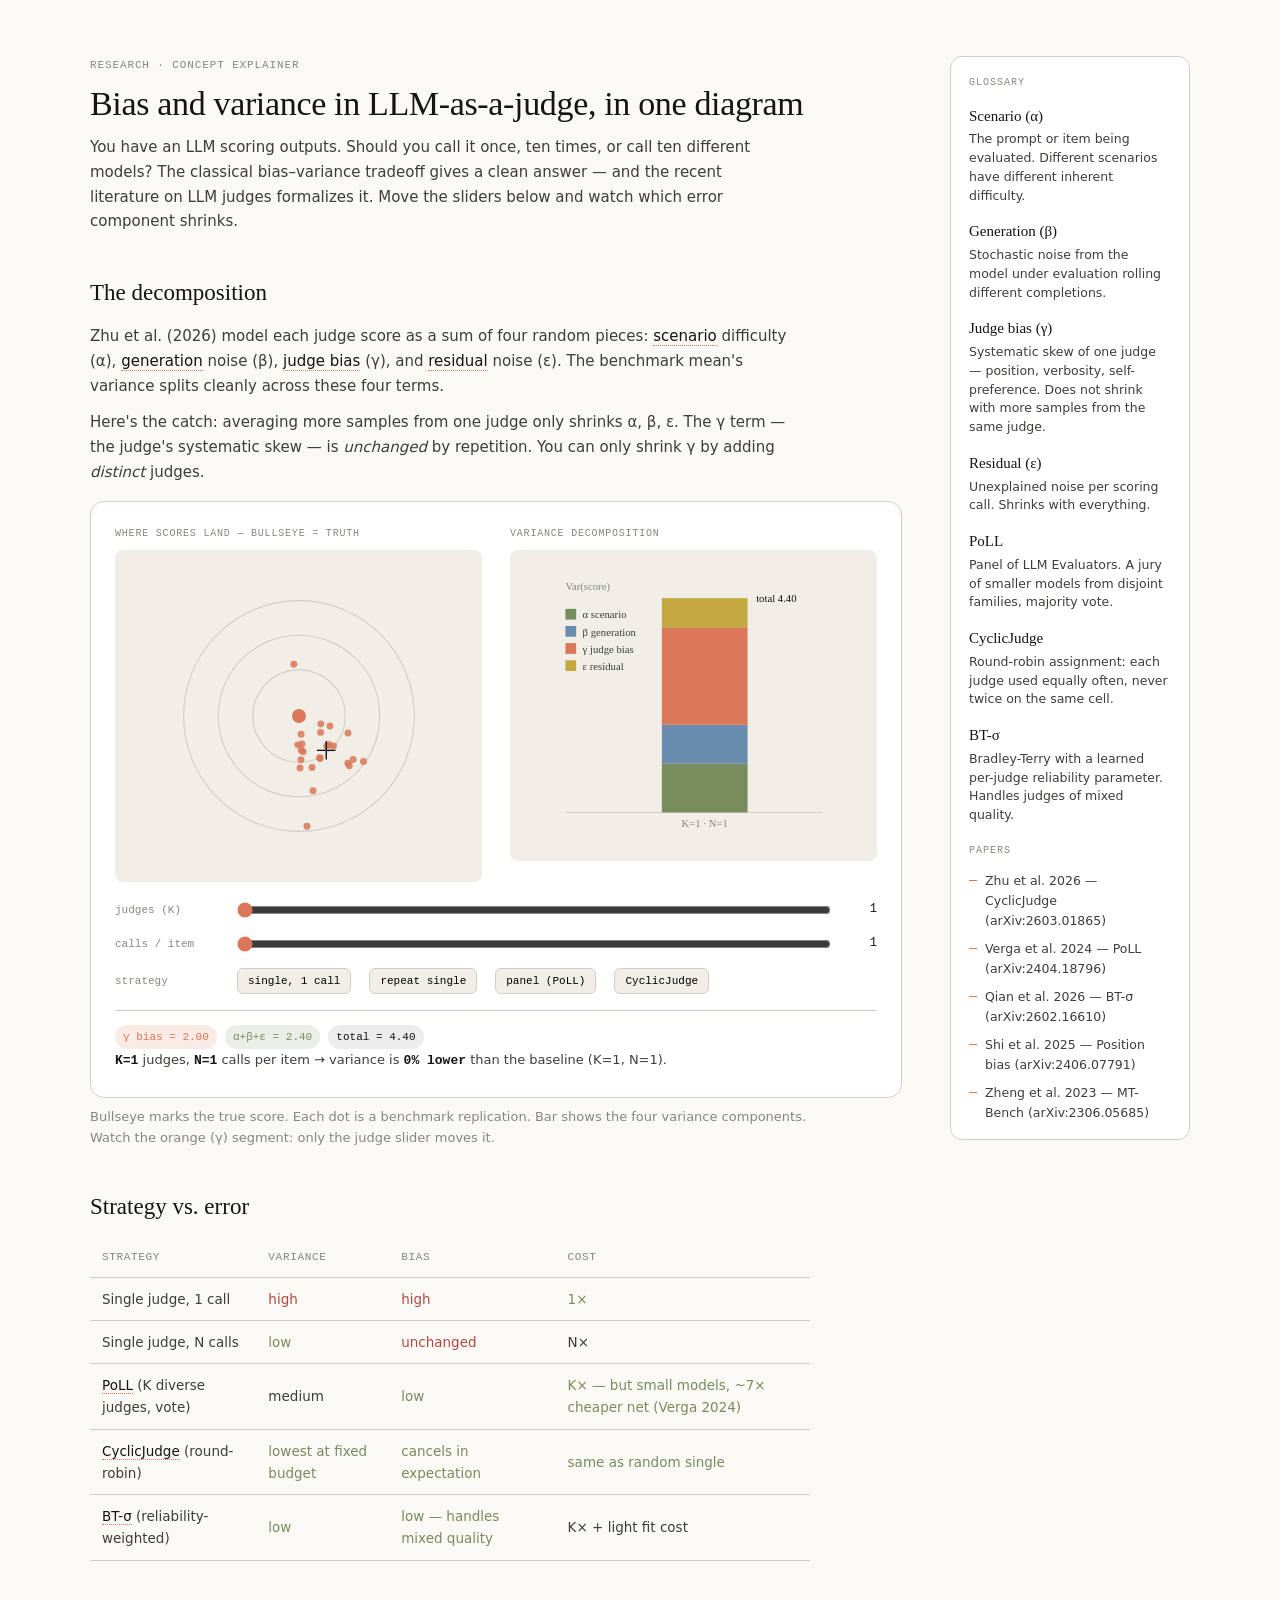
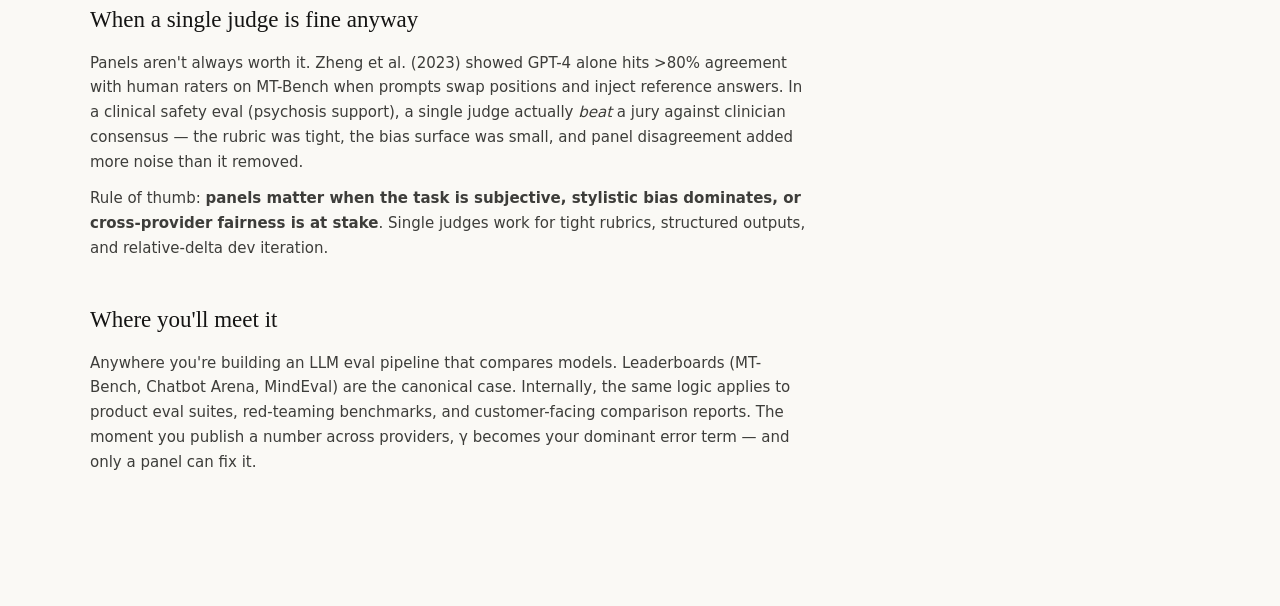
<file: demos/llm-as-a-judge-bias-variance-tradeoff/explainer.html>
<!doctype html>
<html lang="en">
<head>
<meta charset="utf-8">
<meta name="viewport" content="width=device-width, initial-scale=1">
<title>Bias–Variance in LLM-as-a-Judge — an interactive explainer</title>
<style>
  :root {
    --ivory:   #FAF9F5;
    --slate:   #141413;
    --clay:    #D97757;
    --oat:     #E3DACC;
    --olive:   #788C5D;
    --sky:     #6A8CAF;
    --gold:    #C2A83E;
    --rust:    #B04A3F;
    --gray-150:#F0EEE6;
    --gray-300:#D1CFC5;
    --gray-500:#87867F;
    --gray-700:#3D3D3A;
    --serif: ui-serif, Georgia, "Times New Roman", serif;
    --sans:  system-ui, -apple-system, "Segoe UI", Roboto, sans-serif;
    --mono:  ui-monospace, "SF Mono", Menlo, Consolas, monospace;
  }
  * { box-sizing: border-box; margin: 0; padding: 0; }
  body {
    background: var(--ivory);
    color: var(--gray-700);
    font-family: var(--sans);
    font-size: 15px;
    line-height: 1.65;
    -webkit-font-smoothing: antialiased;
    padding: 56px 24px 120px;
  }
  .page {
    max-width: 1100px;
    margin: 0 auto;
    display: grid;
    grid-template-columns: minmax(0, 1fr) 240px;
    gap: 48px;
  }
  @media (max-width: 960px) { .page { grid-template-columns: 1fr; } aside { order: 2; position: static; } }

  .eyebrow {
    font-family: var(--mono);
    font-size: 11px;
    letter-spacing: 0.08em;
    text-transform: uppercase;
    color: var(--gray-500);
    margin-bottom: 10px;
  }
  h1 {
    font-family: var(--serif);
    font-weight: 500;
    font-size: 34px;
    color: var(--slate);
    letter-spacing: -0.01em;
    margin-bottom: 12px;
    line-height: 1.15;
  }
  .lead { max-width: 680px; margin-bottom: 8px; }
  h2 {
    font-family: var(--serif);
    font-weight: 500;
    font-size: 23px;
    color: var(--slate);
    margin: 40px 0 12px;
  }
  p { margin-bottom: 12px; max-width: 720px; }
  code { font-family: var(--mono); font-size: 13px; background: var(--gray-150); padding: 1px 5px; border-radius: 3px; }
  em { font-style: italic; }
  .term {
    border-bottom: 1.5px dotted var(--clay);
    cursor: help;
    color: var(--slate);
  }

  /* demo panel */
  .demo {
    border: 1.5px solid var(--gray-300);
    border-radius: 14px;
    background: #fff;
    padding: 24px;
    margin: 16px 0 8px;
  }
  .demo-grid {
    display: grid;
    grid-template-columns: 1fr 1fr;
    gap: 28px;
    align-items: start;
  }
  @media (max-width: 760px) { .demo-grid { grid-template-columns: 1fr; } }

  .viz-box { background: var(--gray-150); border-radius: 8px; padding: 16px; }
  .viz-box svg { display: block; width: 100%; }
  .viz-label {
    font-family: var(--mono);
    font-size: 10px;
    text-transform: uppercase;
    letter-spacing: 0.08em;
    color: var(--gray-500);
    margin-bottom: 8px;
  }

  .controls { font-size: 13px; margin-top: 18px; }
  .controls .row { display: flex; align-items: center; gap: 12px; margin-bottom: 14px; }
  .controls label { width: 110px; color: var(--gray-500); font-family: var(--mono); font-size: 11px; }
  .controls .val { font-family: var(--mono); font-size: 12px; color: var(--slate); width: 34px; text-align: right; }
  .controls input[type=range] { flex: 1; accent-color: var(--clay); }
  .controls button {
    appearance: none;
    border: 1.5px solid var(--gray-300);
    background: var(--gray-150);
    border-radius: 6px;
    font-family: var(--mono);
    font-size: 11px;
    padding: 6px 10px;
    cursor: pointer;
    margin-right: 6px;
  }
  .controls button:hover { background: var(--oat); }

  .readout {
    border-top: 1px solid var(--gray-300);
    margin-top: 16px;
    padding-top: 14px;
    font-size: 13px;
    line-height: 1.7;
  }
  .readout b { color: var(--slate); font-family: var(--mono); }
  .pill {
    display: inline-block;
    font-family: var(--mono);
    font-size: 11px;
    padding: 3px 8px;
    border-radius: 999px;
    margin-right: 4px;
  }
  .pill.bias  { background: rgba(217,119,87,0.15); color: var(--clay); }
  .pill.var   { background: rgba(120,140,93,0.15); color: var(--olive); }
  .pill.total { background: rgba(20,20,19,0.08); color: var(--slate); }

  /* compare table */
  table {
    border-collapse: collapse;
    width: 100%;
    max-width: 720px;
    font-size: 13.5px;
    margin: 12px 0;
  }
  th, td { text-align: left; padding: 10px 12px; border-bottom: 1px solid var(--gray-300); }
  th { font-family: var(--mono); font-size: 11px; text-transform: uppercase; letter-spacing: 0.06em; color: var(--gray-500); font-weight: 500; }
  td.bad { color: var(--rust); }
  td.good { color: var(--olive); }
  td.meh { color: var(--gray-700); }

  /* glossary */
  aside {
    position: sticky;
    top: 32px;
    align-self: start;
    border: 1.5px solid var(--gray-300);
    border-radius: 12px;
    background: #fff;
    padding: 18px 18px 8px;
  }
  aside .label {
    font-family: var(--mono);
    font-size: 10px;
    letter-spacing: 0.1em;
    text-transform: uppercase;
    color: var(--gray-500);
    margin-bottom: 12px;
  }
  aside dl dt {
    font-family: var(--serif);
    font-size: 15px;
    color: var(--slate);
    margin-top: 0;
  }
  aside dl dd {
    font-size: 12.5px;
    line-height: 1.5;
    color: var(--gray-700);
    margin: 2px 0 14px;
  }
  aside dl dt.hl, aside dl dt.hl + dd {
    background: rgba(217,119,87,0.10);
    margin-left: -8px; margin-right: -8px;
    padding-left: 8px; padding-right: 8px;
    border-radius: 4px;
  }
  ul.refs { list-style: none; font-size: 12.5px; line-height: 1.6; }
  ul.refs li { padding-left: 16px; position: relative; margin-bottom: 8px; }
  ul.refs li::before { content: ""; position: absolute; left: 0; top: 0.7em; width: 8px; height: 1px; background: var(--clay); }
</style>
</head>
<body>
<div class="page">

  <main>
    <div class="eyebrow">Research · concept explainer</div>
    <h1>Bias and variance in LLM-as-a-judge, in one diagram</h1>
    <p class="lead">
      You have an LLM scoring outputs. Should you call it once, ten times, or call ten different models?
      The classical bias–variance tradeoff gives a clean answer — and the recent literature on LLM judges
      formalizes it. Move the sliders below and watch which error component shrinks.
    </p>

    <h2>The decomposition</h2>
    <p>
      Zhu et al. (2026) model each judge score as a sum of four random pieces:
      <span class="term" data-term="scenario">scenario</span> difficulty (&alpha;),
      <span class="term" data-term="generation">generation</span> noise (&beta;),
      <span class="term" data-term="judgebias">judge bias</span> (&gamma;), and
      <span class="term" data-term="residual">residual</span> noise (&epsilon;).
      The benchmark mean's variance splits cleanly across these four terms.
    </p>
    <p>
      Here's the catch: averaging more samples from one judge only shrinks &alpha;, &beta;, &epsilon;.
      The &gamma; term — the judge's systematic skew — is <em>unchanged</em> by repetition. You can only
      shrink &gamma; by adding <em>distinct</em> judges.
    </p>

    <div class="demo">
      <div class="demo-grid">
        <div>
          <div class="viz-label">Where scores land — bullseye = truth</div>
          <div class="viz-box">
            <svg id="dart" viewBox="0 0 260 260" style="max-width:300px; margin: 0 auto;"></svg>
          </div>
        </div>
        <div>
          <div class="viz-label">Variance decomposition</div>
          <div class="viz-box">
            <svg id="bar" viewBox="0 0 280 260" style="max-width:300px; margin: 0 auto;"></svg>
          </div>
        </div>
      </div>

      <div class="controls">
        <div class="row">
          <label>judges (K)</label>
          <input id="kSlider" type="range" min="1" max="5" value="1">
          <span class="val" id="kVal">1</span>
        </div>
        <div class="row">
          <label>calls / item</label>
          <input id="nSlider" type="range" min="1" max="10" value="1">
          <span class="val" id="nVal">1</span>
        </div>
        <div class="row">
          <label>strategy</label>
          <button data-preset="single">single, 1 call</button>
          <button data-preset="repeat">repeat single</button>
          <button data-preset="panel">panel (PoLL)</button>
          <button data-preset="cyclic">CyclicJudge</button>
        </div>
        <div class="readout" id="readout"></div>
      </div>
    </div>
    <p style="font-size:13px; color:var(--gray-500); max-width:720px;">
      Bullseye marks the true score. Each dot is a benchmark replication. Bar shows the four
      variance components. Watch the orange (&gamma;) segment: only the judge slider moves it.
    </p>

    <h2>Strategy vs. error</h2>
    <table>
      <thead>
        <tr><th>strategy</th><th>variance</th><th>bias</th><th>cost</th></tr>
      </thead>
      <tbody>
        <tr>
          <td>Single judge, 1 call</td>
          <td class="bad">high</td>
          <td class="bad">high</td>
          <td class="good">1×</td>
        </tr>
        <tr>
          <td>Single judge, N calls</td>
          <td class="good">low</td>
          <td class="bad">unchanged</td>
          <td class="meh">N×</td>
        </tr>
        <tr>
          <td><span class="term" data-term="poll">PoLL</span> (K diverse judges, vote)</td>
          <td class="meh">medium</td>
          <td class="good">low</td>
          <td class="good">K× — but small models, ~7× cheaper net (Verga 2024)</td>
        </tr>
        <tr>
          <td><span class="term" data-term="cyclic">CyclicJudge</span> (round-robin)</td>
          <td class="good">lowest at fixed budget</td>
          <td class="good">cancels in expectation</td>
          <td class="good">same as random single</td>
        </tr>
        <tr>
          <td><span class="term" data-term="btsigma">BT-&sigma;</span> (reliability-weighted)</td>
          <td class="good">low</td>
          <td class="good">low — handles mixed quality</td>
          <td class="meh">K× + light fit cost</td>
        </tr>
      </tbody>
    </table>

    <h2>When a single judge is fine anyway</h2>
    <p>
      Panels aren't always worth it. Zheng et al. (2023) showed GPT-4 alone hits &gt;80% agreement
      with human raters on MT-Bench when prompts swap positions and inject reference answers. In a
      clinical safety eval (psychosis support), a single judge actually <em>beat</em> a jury against
      clinician consensus — the rubric was tight, the bias surface was small, and panel disagreement
      added more noise than it removed.
    </p>
    <p>
      Rule of thumb: <b>panels matter when the task is subjective, stylistic bias dominates, or
      cross-provider fairness is at stake</b>. Single judges work for tight rubrics, structured
      outputs, and relative-delta dev iteration.
    </p>

    <h2>Where you'll meet it</h2>
    <p>
      Anywhere you're building an LLM eval pipeline that compares models. Leaderboards
      (MT-Bench, Chatbot Arena, MindEval) are the canonical case. Internally, the same logic applies
      to product eval suites, red-teaming benchmarks, and customer-facing comparison reports. The
      moment you publish a number across providers, &gamma; becomes your dominant error term —
      and only a panel can fix it.
    </p>
  </main>

  <aside>
    <div class="label">Glossary</div>
    <dl id="gloss">
      <dt data-g="scenario">Scenario (&alpha;)</dt>
      <dd>The prompt or item being evaluated. Different scenarios have different inherent difficulty.</dd>
      <dt data-g="generation">Generation (&beta;)</dt>
      <dd>Stochastic noise from the model under evaluation rolling different completions.</dd>
      <dt data-g="judgebias">Judge bias (&gamma;)</dt>
      <dd>Systematic skew of one judge — position, verbosity, self-preference. Does not shrink with more samples from the same judge.</dd>
      <dt data-g="residual">Residual (&epsilon;)</dt>
      <dd>Unexplained noise per scoring call. Shrinks with everything.</dd>
      <dt data-g="poll">PoLL</dt>
      <dd>Panel of LLM Evaluators. A jury of smaller models from disjoint families, majority vote.</dd>
      <dt data-g="cyclic">CyclicJudge</dt>
      <dd>Round-robin assignment: each judge used equally often, never twice on the same cell.</dd>
      <dt data-g="btsigma">BT-&sigma;</dt>
      <dd>Bradley-Terry with a learned per-judge reliability parameter. Handles judges of mixed quality.</dd>
    </dl>

    <div class="label" style="margin-top:18px;">Papers</div>
    <ul class="refs">
      <li>Zhu et al. 2026 — CyclicJudge (arXiv:2603.01865)</li>
      <li>Verga et al. 2024 — PoLL (arXiv:2404.18796)</li>
      <li>Qian et al. 2026 — BT-&sigma; (arXiv:2602.16610)</li>
      <li>Shi et al. 2025 — Position bias (arXiv:2406.07791)</li>
      <li>Zheng et al. 2023 — MT-Bench (arXiv:2306.05685)</li>
    </ul>
  </aside>
</div>

<script>
/* ---- deterministic PRNG so dots are stable per (K, N) ---- */
function mulberry32(seed) {
  return function() {
    let t = seed += 0x6D2B79F5;
    t = Math.imul(t ^ t >>> 15, t | 1);
    t ^= t + Math.imul(t ^ t >>> 7, t | 61);
    return ((t ^ t >>> 14) >>> 0) / 4294967296;
  };
}
function gauss(rng) {
  const u = Math.max(1e-9, rng()), v = rng();
  return Math.sqrt(-2 * Math.log(u)) * Math.cos(2 * Math.PI * v);
}

/* ---- model ---- */
function computeVar(K, N) {
  // illustrative — calibrated so γ dominates at K=1
  const v_alpha   = 1.0 / N;
  const v_beta    = 0.8 / N;
  const v_gamma   = 2.0 / K;
  const v_eps     = 0.6 / (K * N);
  return { v_alpha, v_beta, v_gamma, v_eps, total: v_alpha + v_beta + v_gamma + v_eps };
}

/* ---- dartboard render ---- */
const dart = document.getElementById('dart');
function renderDart(K, N) {
  const cx = 130, cy = 130;
  const rings = [
    `<circle cx="${cx}" cy="${cy}" r="100" fill="#F0EEE6" stroke="#D1CFC5"/>`,
    `<circle cx="${cx}" cy="${cy}" r="70"  fill="none"     stroke="#D1CFC5"/>`,
    `<circle cx="${cx}" cy="${cy}" r="40"  fill="none"     stroke="#D1CFC5"/>`,
    `<circle cx="${cx}" cy="${cy}" r="6"   fill="#D97757"/>`,
  ].join('');

  // bias offset: shrinks 1/K. At K=1, big systematic offset.
  // direction is fixed (so it's clearly "bias" not "noise")
  const biasMag = 38 / K;
  const biasAngle = 0.9; // radians, fixed
  const bx = biasMag * Math.cos(biasAngle);
  const by = biasMag * Math.sin(biasAngle);

  // dot std: shrinks 1/sqrt(N) for sampling, 1/sqrt(K) for cross-judge spread
  const std = 22 / Math.sqrt(N) / Math.sqrt(K);
  const colors = ["#D97757", "#788C5D", "#6A8CAF", "#C2A83E", "#B04A3F"];
  const rng = mulberry32(K * 1000 + N);
  let dots = '';
  for (let i = 0; i < 24; i++) {
    const dx = gauss(rng) * std;
    const dy = gauss(rng) * std;
    const x = cx + bx + dx;
    const y = cy + by + dy;
    const judgeIdx = K > 1 ? Math.floor(rng() * K) : 0;
    dots += `<circle cx="${x.toFixed(1)}" cy="${y.toFixed(1)}" r="3" fill="${colors[judgeIdx]}" opacity="0.85"/>`;
  }
  // crosshair on cluster mean
  const meanX = cx + bx, meanY = cy + by;
  dots += `<line x1="${meanX - 8}" y1="${meanY}" x2="${meanX + 8}" y2="${meanY}" stroke="#141413" stroke-width="1.2"/>`;
  dots += `<line x1="${meanX}" y1="${meanY - 8}" x2="${meanX}" y2="${meanY + 8}" stroke="#141413" stroke-width="1.2"/>`;

  dart.innerHTML = rings + dots;
}

/* ---- variance bar render ---- */
const bar = document.getElementById('bar');
function renderBar(K, N) {
  const v = computeVar(K, N);
  const ref = computeVar(1, 1).total; // for scale
  const totalH = 200;
  const scale = totalH / ref;
  const barX = 110, barW = 80;
  const baseY = 230;

  const segs = [
    { v: v.v_alpha,  color: "#788C5D", label: "α scenario" },
    { v: v.v_beta,   color: "#6A8CAF", label: "β generation" },
    { v: v.v_gamma,  color: "#D97757", label: "γ judge bias" },
    { v: v.v_eps,    color: "#C2A83E", label: "ε residual" },
  ];

  let y = baseY;
  let svg = `<line x1="20" y1="${baseY}" x2="260" y2="${baseY}" stroke="#D1CFC5"/>`;
  svg += `<text x="20" y="22" font-family="ui-monospace" font-size="10" fill="#87867F">Var(score)</text>`;

  // legend (left side, compact)
  let legendY = 40;
  segs.forEach(s => {
    svg += `<rect x="20" y="${legendY}" width="10" height="10" fill="${s.color}"/>`;
    svg += `<text x="36" y="${legendY + 9}" font-family="ui-monospace" font-size="10" fill="#3D3D3A">${s.label}</text>`;
    legendY += 16;
  });

  segs.forEach(s => {
    const h = s.v * scale;
    y -= h;
    svg += `<rect x="${barX}" y="${y}" width="${barW}" height="${h}" fill="${s.color}"><title>${s.label}: ${s.v.toFixed(2)}</title></rect>`;
  });

  // total label
  const totalH_actual = v.total * scale;
  svg += `<text x="${barX + barW + 8}" y="${baseY - totalH_actual + 4}" font-family="ui-monospace" font-size="10" fill="#141413">total ${v.total.toFixed(2)}</text>`;
  svg += `<text x="${barX + barW/2}" y="${baseY + 14}" text-anchor="middle" font-family="ui-monospace" font-size="10" fill="#87867F">K=${K} · N=${N}</text>`;

  bar.innerHTML = svg;
}

/* ---- readout ---- */
function renderReadout(K, N) {
  const v = computeVar(K, N);
  const ref = computeVar(1, 1);
  const reduction = (1 - v.total / ref.total) * 100;
  const r = document.getElementById('readout');
  r.innerHTML = `
    <span class="pill bias">γ bias = ${v.v_gamma.toFixed(2)}</span>
    <span class="pill var">α+β+ε = ${(v.v_alpha + v.v_beta + v.v_eps).toFixed(2)}</span>
    <span class="pill total">total = ${v.total.toFixed(2)}</span>
    <br>
    <b>K=${K}</b> judges, <b>N=${N}</b> calls per item → variance is
    <b>${reduction >= 0 ? reduction.toFixed(0) + '% lower' : 'unchanged'}</b>
    than the baseline (K=1, N=1).
  `;
}

/* ---- wiring ---- */
const kSlider = document.getElementById('kSlider');
const nSlider = document.getElementById('nSlider');
const kVal = document.getElementById('kVal');
const nVal = document.getElementById('nVal');

function update() {
  const K = +kSlider.value, N = +nSlider.value;
  kVal.textContent = K;
  nVal.textContent = N;
  renderDart(K, N);
  renderBar(K, N);
  renderReadout(K, N);
}
kSlider.oninput = update;
nSlider.oninput = update;

const presets = {
  single: { K: 1, N: 1 },
  repeat: { K: 1, N: 8 },
  panel:  { K: 4, N: 1 },
  cyclic: { K: 4, N: 3 },
};
document.querySelectorAll('button[data-preset]').forEach(btn => {
  btn.onclick = () => {
    const p = presets[btn.dataset.preset];
    kSlider.value = p.K;
    nSlider.value = p.N;
    update();
  };
});

/* glossary highlight */
document.querySelectorAll(".term").forEach(el => {
  const g = el.dataset.term;
  el.addEventListener("mouseenter", () => document.querySelector(`dt[data-g="${g}"]`)?.classList.add("hl"));
  el.addEventListener("mouseleave", () => document.querySelector(`dt[data-g="${g}"]`)?.classList.remove("hl"));
});

update();
</script>
</body>
</html>
</file>
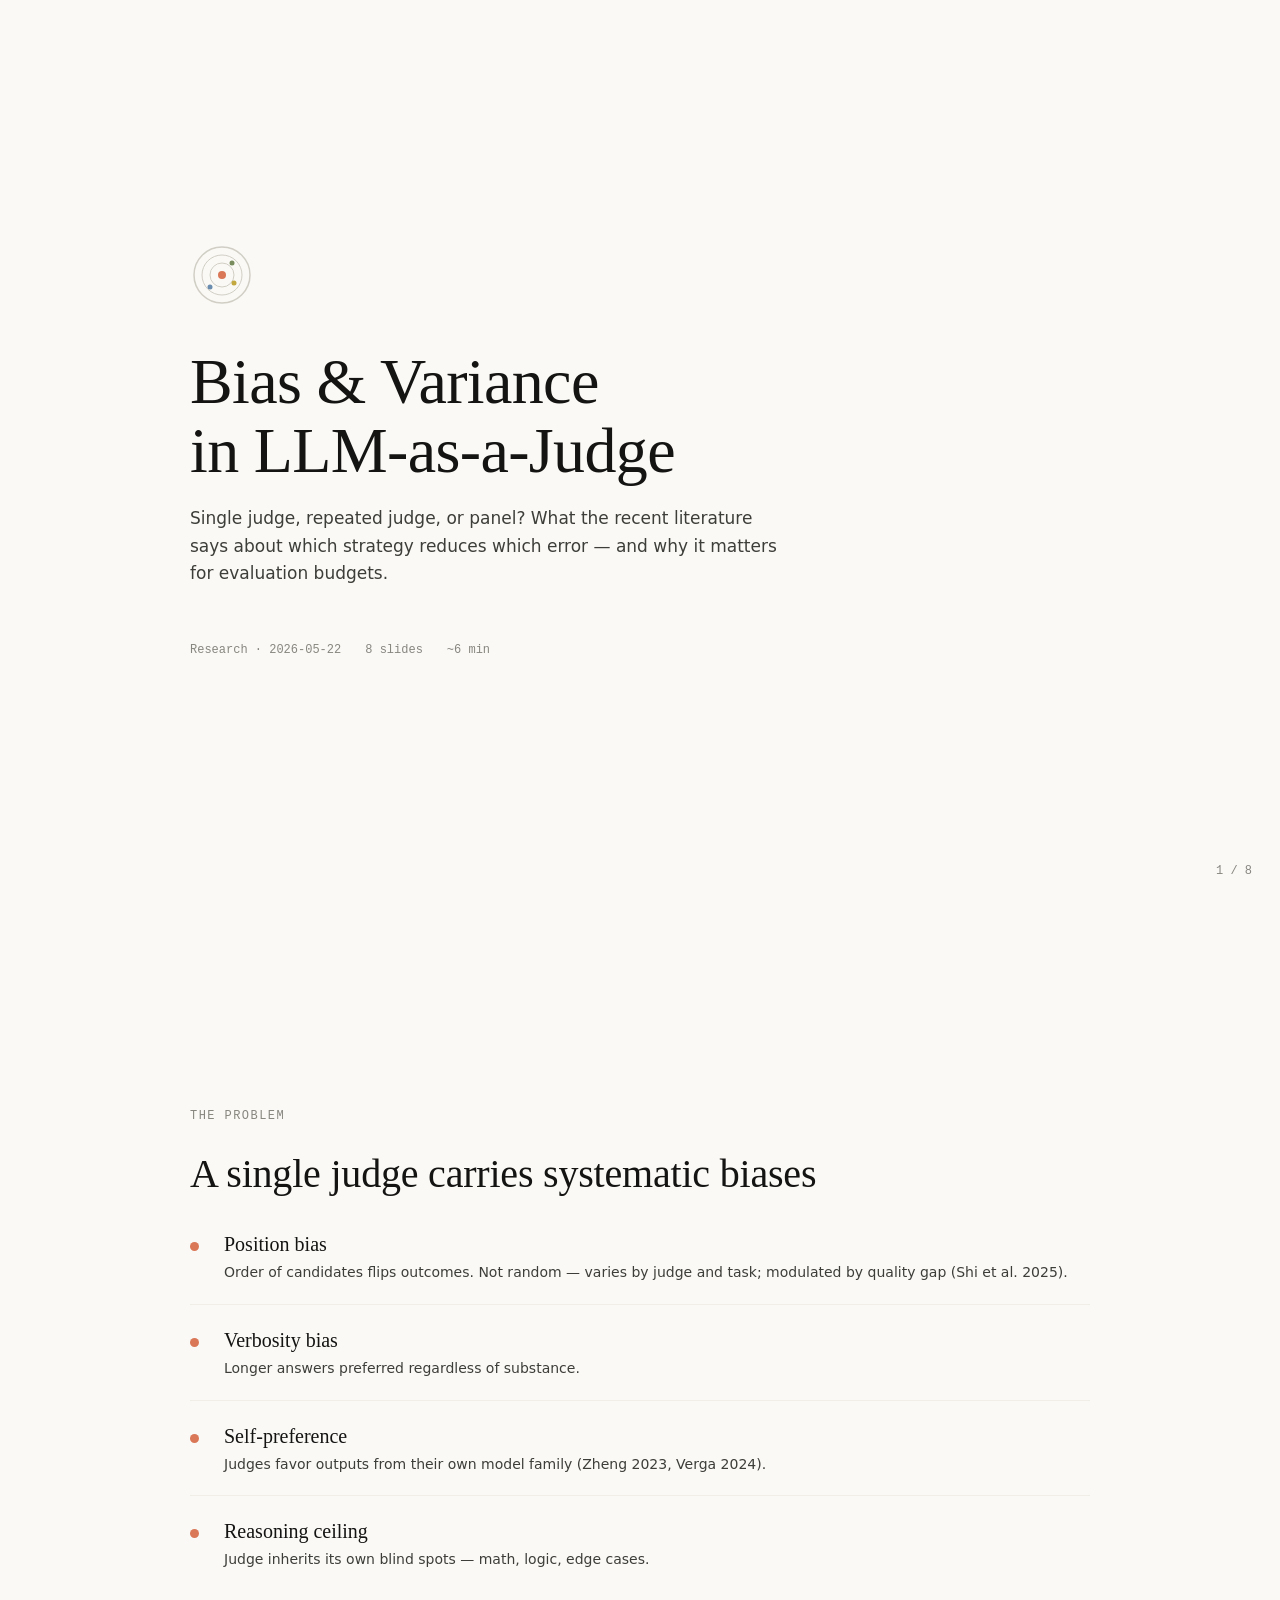
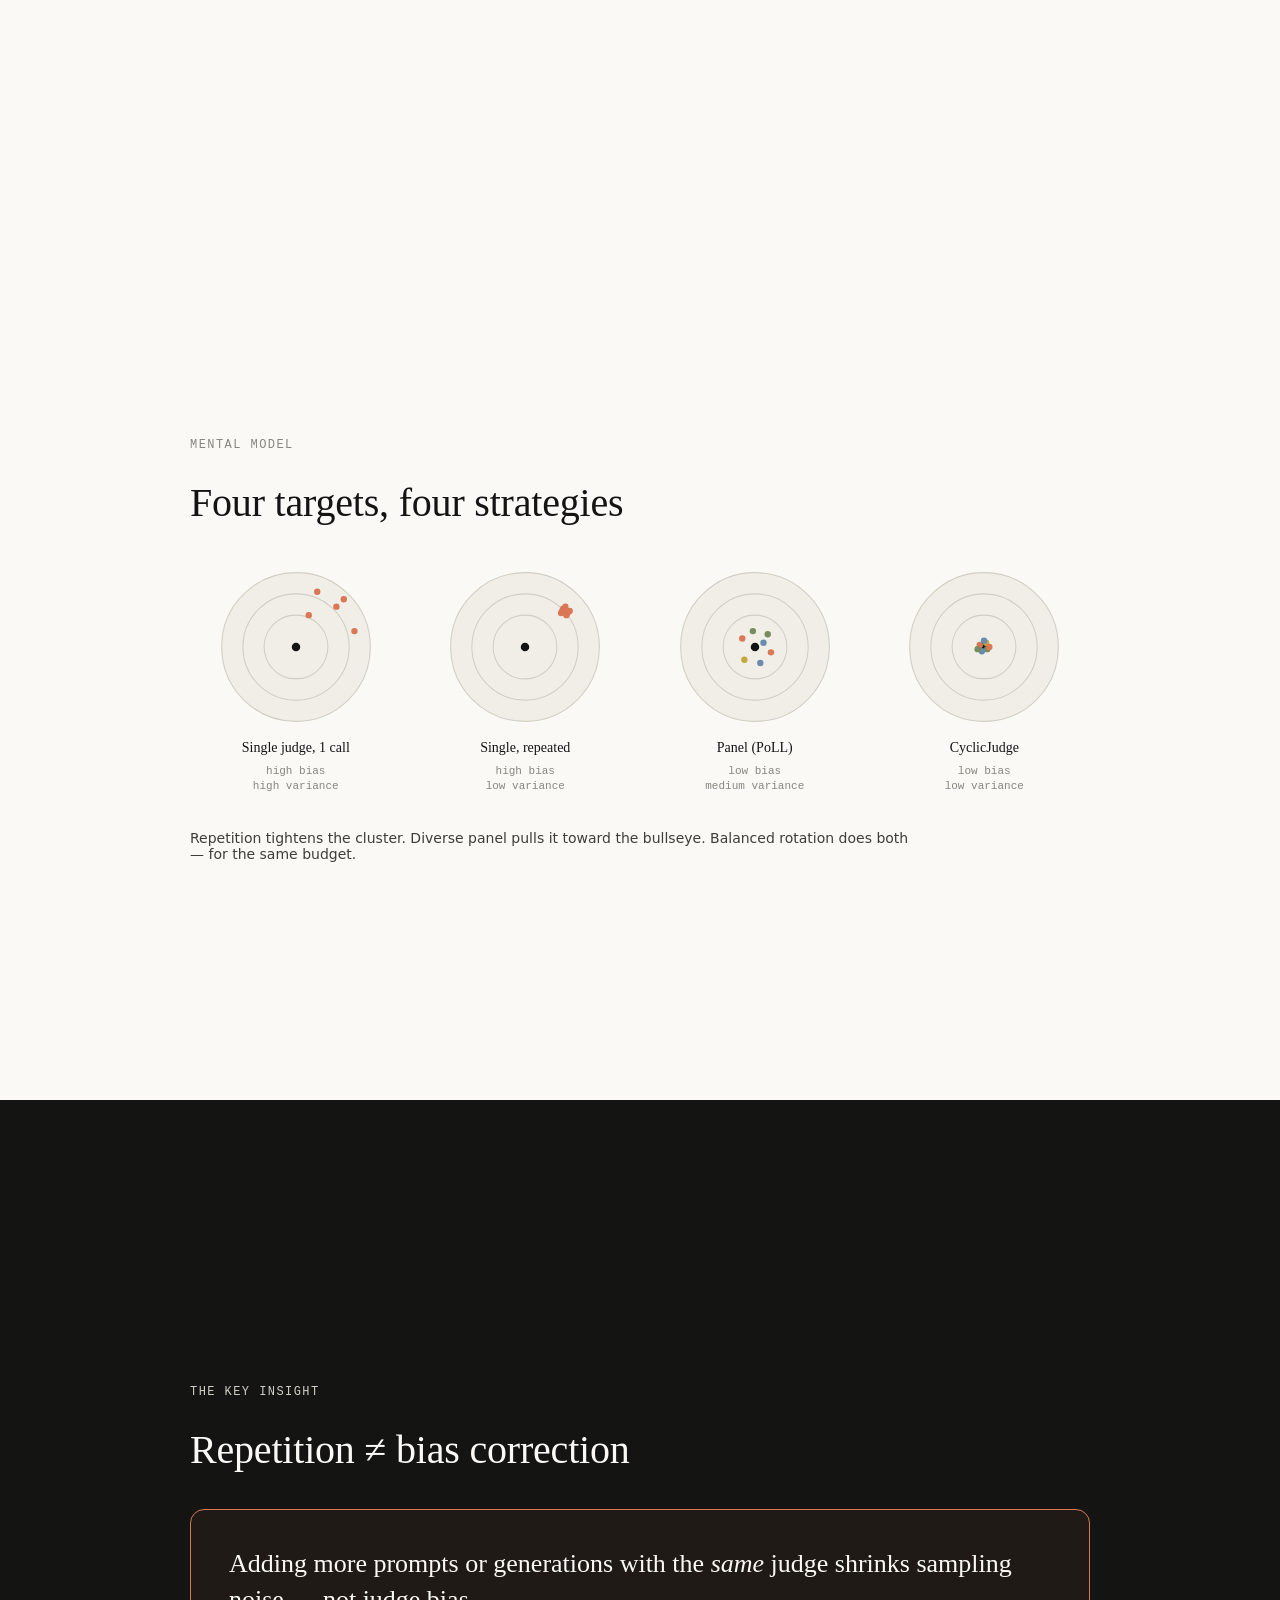
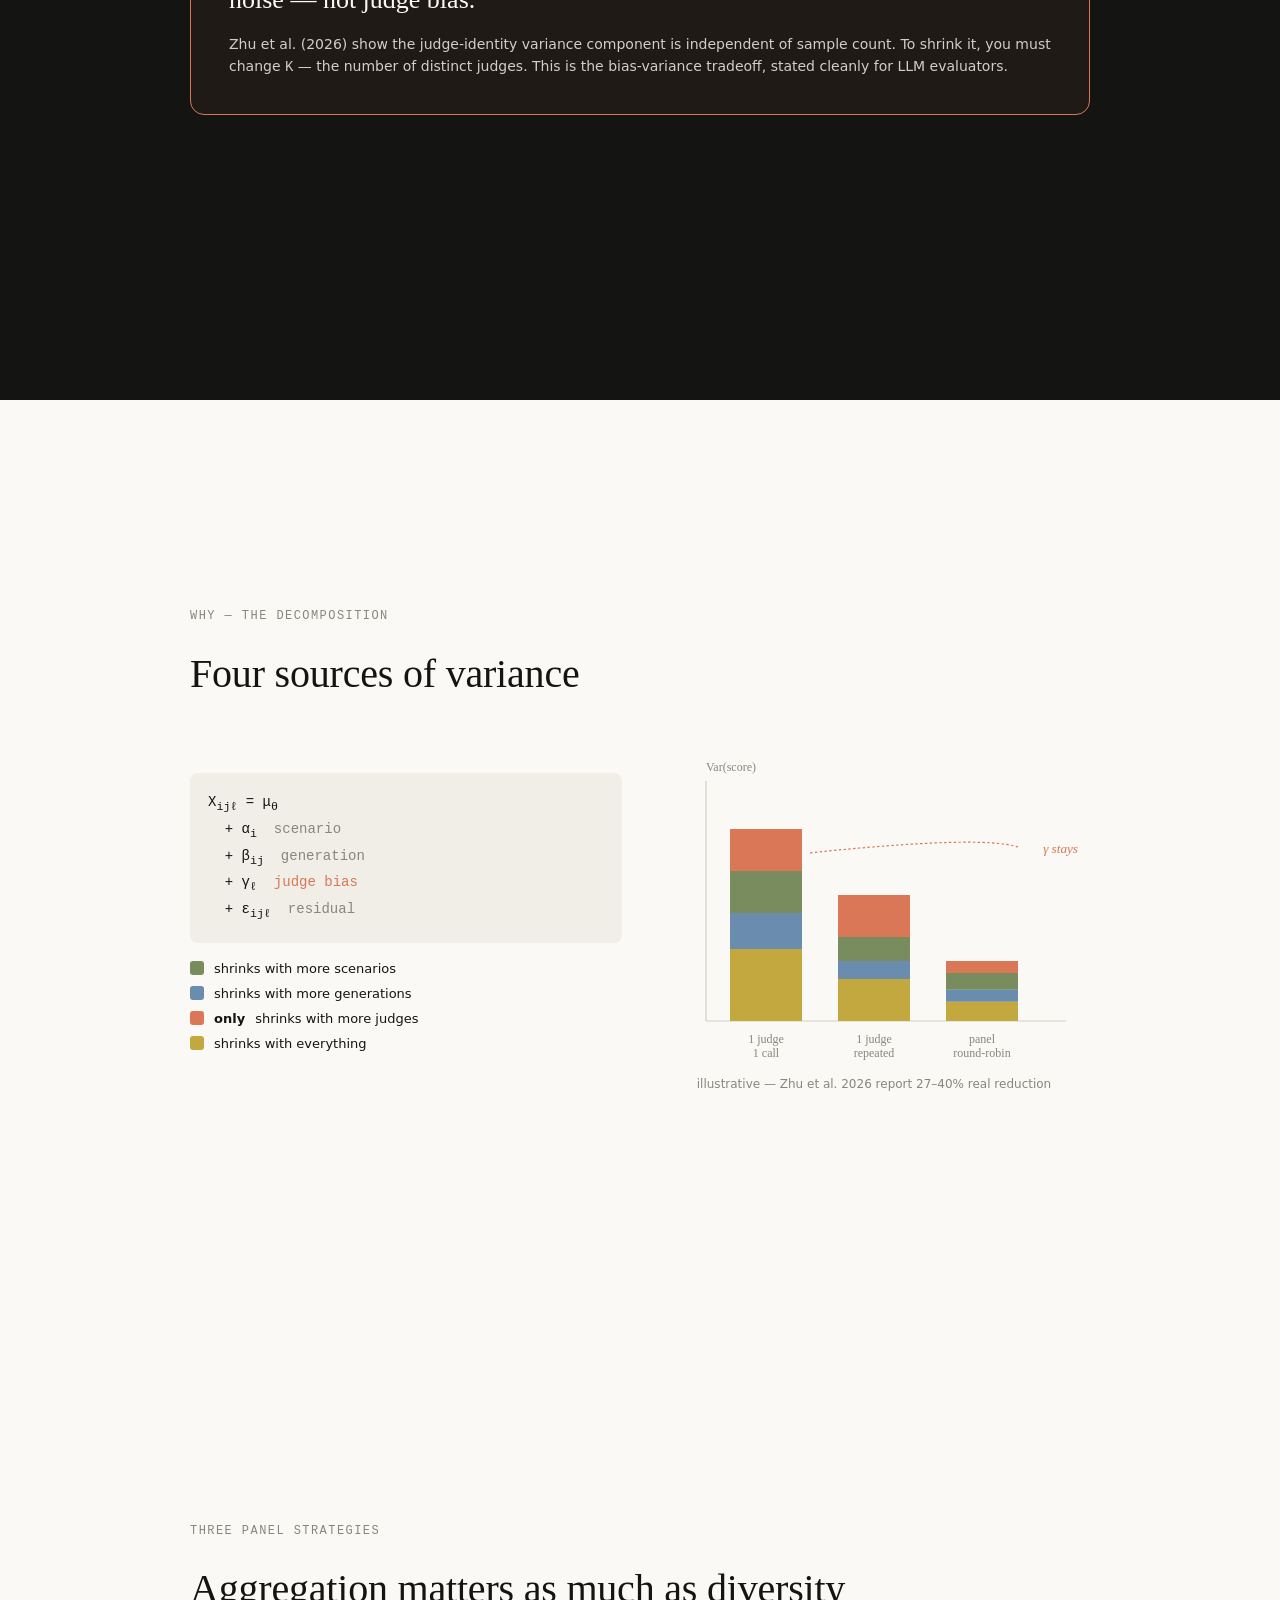
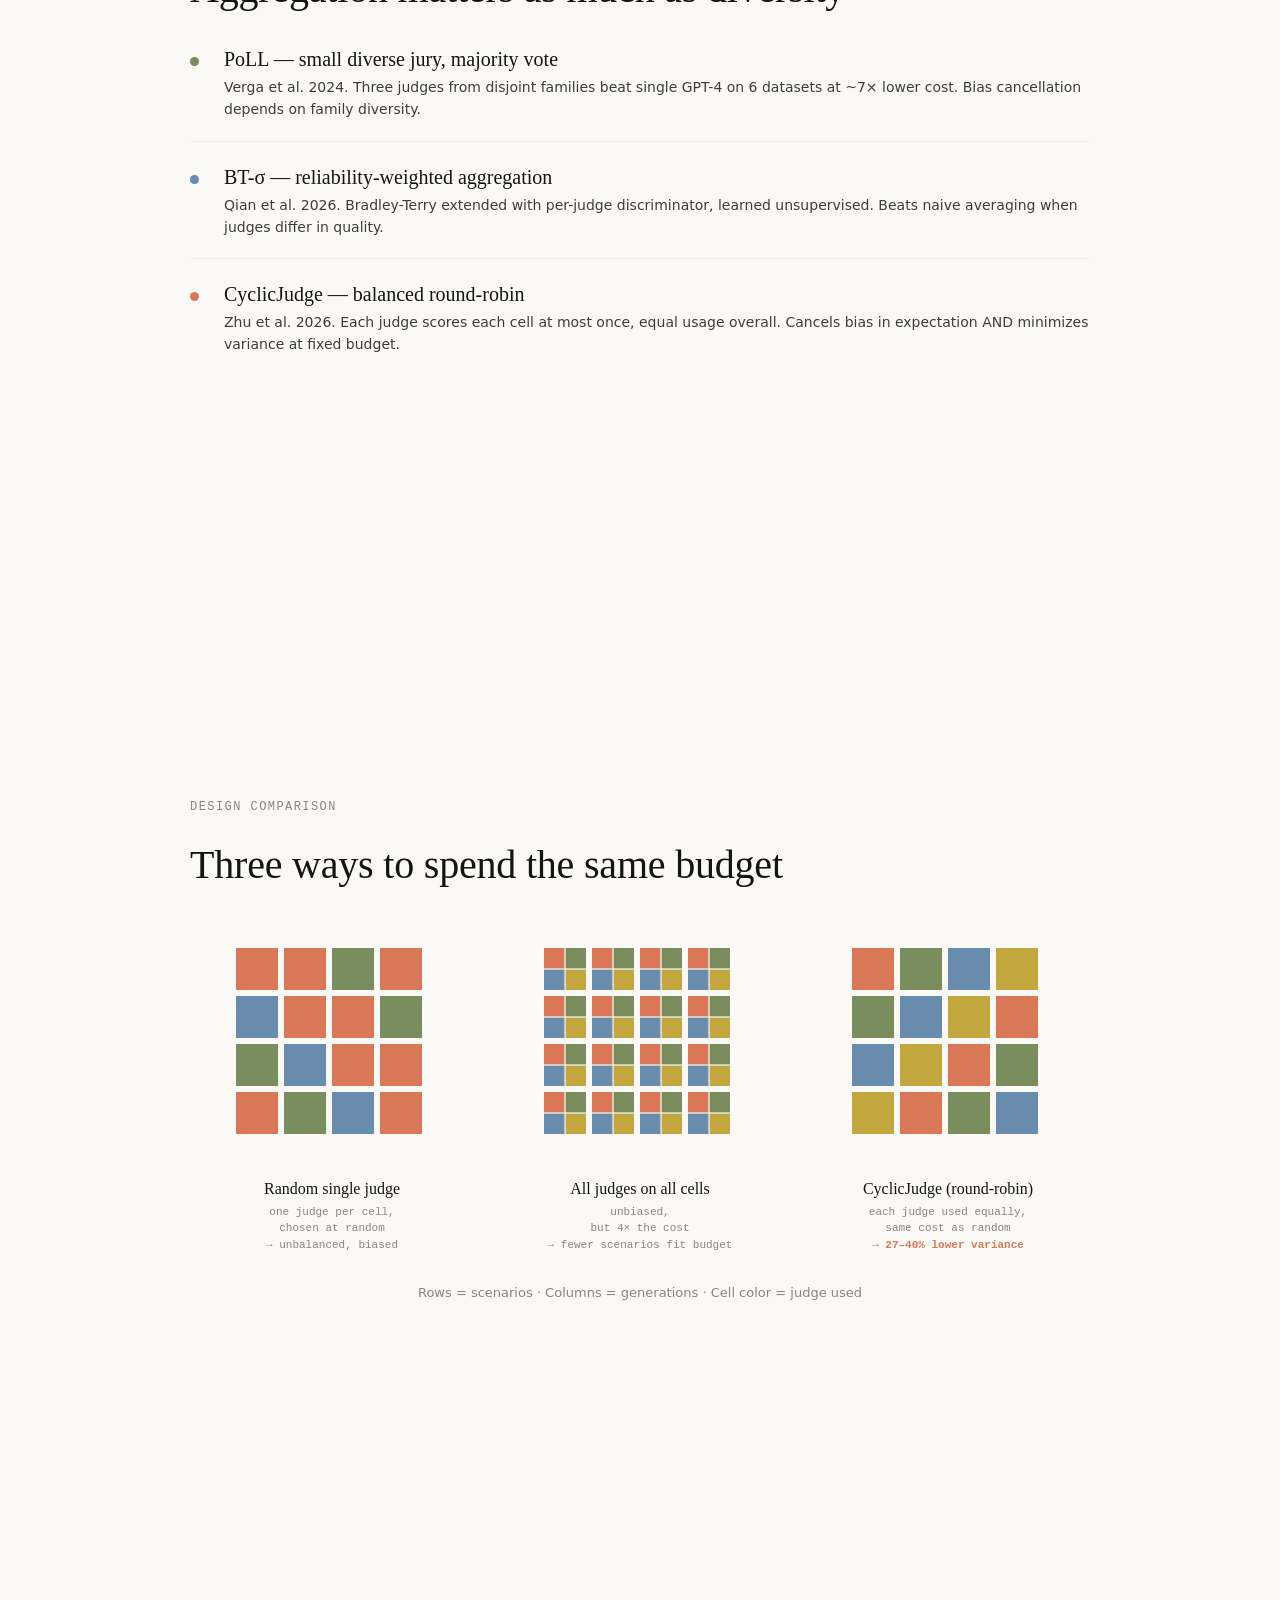
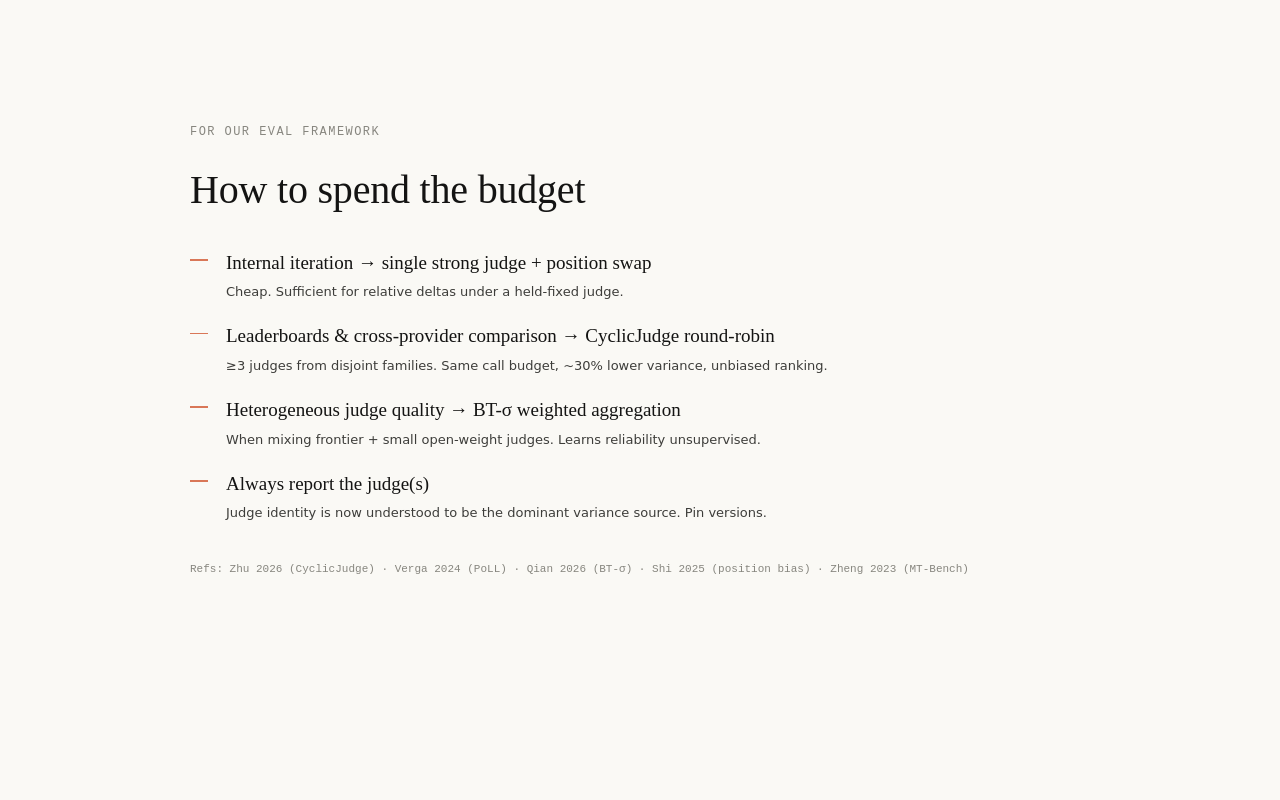
<file: demos/llm-as-a-judge-bias-variance-tradeoff/slides.html>
<!doctype html>
<html lang="en">
<head>
<meta charset="utf-8">
<meta name="viewport" content="width=device-width, initial-scale=1">
<title>Bias-Variance Tradeoff in LLM-as-a-Judge</title>
<style>
  :root {
    --ivory:   #FAF9F5;
    --slate:   #141413;
    --clay:    #D97757;
    --oat:     #E3DACC;
    --olive:   #788C5D;
    --sky:     #6A8CAF;
    --gold:    #C2A83E;
    --rust:    #B04A3F;
    --gray-150:#F0EEE6;
    --gray-300:#D1CFC5;
    --gray-500:#87867F;
    --gray-700:#3D3D3A;

    --serif: ui-serif, Georgia, "Times New Roman", serif;
    --sans:  system-ui, -apple-system, "Segoe UI", Roboto, sans-serif;
    --mono:  ui-monospace, "SF Mono", Menlo, Consolas, monospace;
  }
  * { margin: 0; padding: 0; box-sizing: border-box; }
  html { scroll-behavior: smooth; }
  body {
    font-family: var(--sans);
    background: var(--ivory);
    color: var(--slate);
    -webkit-font-smoothing: antialiased;
    scroll-snap-type: y mandatory;
    overflow-x: hidden;
  }
  .slide {
    width: 100vw;
    height: 100vh;
    scroll-snap-align: start;
    scroll-snap-stop: always;
    display: flex;
    align-items: center;
    justify-content: center;
    padding: 8vh 6vw;
  }
  .slide-inner { width: 100%; max-width: 900px; }
  .slide.invert { background: var(--slate); color: var(--ivory); }

  .eyebrow {
    font-family: var(--mono);
    font-size: 12px;
    letter-spacing: 0.12em;
    text-transform: uppercase;
    color: var(--gray-500);
    margin-bottom: 28px;
  }
  .invert .eyebrow { color: var(--gray-300); }

  h1 {
    font-family: var(--serif);
    font-weight: 500;
    font-size: clamp(40px, 6vw, 64px);
    line-height: 1.08;
    letter-spacing: -0.01em;
    margin-bottom: 20px;
  }
  h2 {
    font-family: var(--serif);
    font-weight: 500;
    font-size: clamp(28px, 3.6vw, 40px);
    line-height: 1.15;
    letter-spacing: -0.005em;
    margin-bottom: 36px;
  }
  .subtitle {
    font-size: 17px;
    line-height: 1.6;
    color: var(--gray-700);
    max-width: 600px;
  }
  .invert .subtitle { color: var(--gray-300); }
  .mono { font-family: var(--mono); }

  .title-slide .slide-inner { text-align: left; }
  .ornament { display: block; margin: 0 0 40px 0; }
  .byline {
    margin-top: 56px;
    font-family: var(--mono);
    font-size: 12px;
    color: var(--gray-500);
    display: flex;
    gap: 24px;
  }

  /* bias list */
  .bias-list { list-style: none; display: flex; flex-direction: column; gap: 24px; }
  .bias-item {
    display: grid;
    grid-template-columns: 14px 1fr;
    column-gap: 20px;
    align-items: baseline;
    padding-bottom: 20px;
    border-bottom: 1px solid var(--gray-150);
  }
  .bias-item:last-child { border-bottom: none; }
  .bias-dot { width: 9px; height: 9px; border-radius: 50%; background: var(--clay); margin-top: 8px; }
  .bias-title { font-family: var(--serif); font-size: 20px; font-weight: 500; margin-bottom: 6px; }
  .bias-desc { font-size: 14px; line-height: 1.55; color: var(--gray-700); }

  /* dartboard grid */
  .dart-grid { display: grid; grid-template-columns: repeat(4, 1fr); gap: 18px; margin-top: 8px; }
  .dart-cell { text-align: center; }
  .dart-cell svg { width: 100%; max-width: 170px; }
  .dart-label { font-family: var(--mono); font-size: 11px; color: var(--gray-500); margin-top: 8px; line-height: 1.4; }
  .dart-name { font-family: var(--serif); font-size: 14px; color: var(--slate); margin-top: 4px; font-weight: 500; }

  /* variance bar */
  .var-explain { display: grid; grid-template-columns: 1fr 1fr; gap: 36px; align-items: center; }
  @media (max-width: 760px) { .var-explain { grid-template-columns: 1fr; } }
  .formula {
    font-family: var(--mono);
    font-size: 14px;
    background: var(--gray-150);
    padding: 18px;
    border-radius: 8px;
    line-height: 1.7;
  }
  .legend { display: flex; flex-direction: column; gap: 10px; margin-top: 18px; font-size: 13px; }
  .legend-row { display: flex; align-items: center; gap: 10px; }
  .legend-sw { width: 14px; height: 14px; border-radius: 3px; }

  /* grid designs */
  .grid-designs { display: grid; grid-template-columns: repeat(3, 1fr); gap: 24px; }
  .design-cell { text-align: center; }
  .design-cell svg { width: 100%; max-width: 240px; }
  .design-name { font-family: var(--serif); font-size: 16px; font-weight: 500; margin-top: 12px; }
  .design-desc { font-family: var(--mono); font-size: 11px; color: var(--gray-500); margin-top: 6px; line-height: 1.5; }

  /* decision card */
  .decision-card {
    border: 1.5px solid var(--clay);
    border-radius: 14px;
    padding: 36px 38px;
    background: rgba(217, 119, 87, 0.06);
  }
  .decision-q { font-family: var(--serif); font-size: 26px; line-height: 1.4; margin-bottom: 14px; }
  .decision-context { font-size: 14px; line-height: 1.6; color: var(--gray-300); }

  /* recommendations */
  .rec-list { list-style: none; display: flex; flex-direction: column; gap: 20px; }
  .rec-list li {
    font-family: var(--serif);
    font-size: 19px;
    line-height: 1.45;
    padding-left: 36px;
    position: relative;
  }
  .rec-list li::before {
    content: "";
    position: absolute;
    left: 0;
    top: 0.55em;
    width: 18px;
    height: 1.5px;
    background: var(--clay);
  }
  .rec-sub { font-family: var(--sans); font-size: 13px; color: var(--gray-700); margin-top: 6px; line-height: 1.55; }

  .footnote {
    margin-top: 40px;
    font-family: var(--mono);
    font-size: 11px;
    color: var(--gray-500);
  }

  /* counter */
  #counter {
    position: fixed;
    bottom: 22px;
    right: 28px;
    font-family: var(--mono);
    font-size: 12px;
    color: var(--gray-500);
    user-select: none;
    z-index: 10;
  }
  @media (max-width: 640px) {
    .dart-grid { grid-template-columns: repeat(2, 1fr); }
    .grid-designs { grid-template-columns: 1fr; }
  }

  /* print → PDF */
  @page { size: 13.33in 7.5in; margin: 0; }
  @media print {
    html, body { background: var(--ivory); scroll-snap-type: none; overflow: visible; }
    body { padding: 0; }
    .slide {
      width: 13.33in;
      height: 7.5in;
      page-break-after: always;
      break-after: page;
      page-break-inside: avoid;
      break-inside: avoid;
      scroll-snap-align: none;
    }
    .slide:last-child { page-break-after: auto; break-after: auto; }
    #counter { display: none; }
    h1 { font-size: 52px; }
    h2 { font-size: 34px; }
  }
</style>
</head>
<body>

<!-- ============ Slide 1 — Title ============ -->
<section class="slide title-slide" id="s1">
  <div class="slide-inner">
    <svg class="ornament" width="64" height="64" viewBox="0 0 64 64" aria-hidden="true">
      <circle cx="32" cy="32" r="28" fill="none" stroke="#D1CFC5" stroke-width="1.5"/>
      <circle cx="32" cy="32" r="20" fill="none" stroke="#D1CFC5" stroke-width="1"/>
      <circle cx="32" cy="32" r="12" fill="none" stroke="#D1CFC5" stroke-width="1"/>
      <circle cx="32" cy="32" r="4" fill="#D97757"/>
      <circle cx="42" cy="20" r="2.5" fill="#788C5D"/>
      <circle cx="20" cy="44" r="2.5" fill="#6A8CAF"/>
      <circle cx="44" cy="40" r="2.5" fill="#C2A83E"/>
    </svg>
    <h1>Bias &amp; Variance<br>in LLM-as-a-Judge</h1>
    <p class="subtitle">
      Single judge, repeated judge, or panel? What the recent literature says about
      which strategy reduces which error — and why it matters for evaluation budgets.
    </p>
    <div class="byline">
      <span>Research · 2026-05-22</span>
      <span>8 slides</span>
      <span>~6 min</span>
    </div>
  </div>
</section>

<!-- ============ Slide 2 — Problem: single-judge biases ============ -->
<section class="slide" id="s2">
  <div class="slide-inner">
    <div class="eyebrow">The problem</div>
    <h2>A single judge carries systematic biases</h2>
    <ul class="bias-list">
      <li class="bias-item">
        <span class="bias-dot"></span>
        <div>
          <div class="bias-title">Position bias</div>
          <div class="bias-desc">Order of candidates flips outcomes. Not random — varies by judge and task; modulated by quality gap (Shi et al. 2025).</div>
        </div>
      </li>
      <li class="bias-item">
        <span class="bias-dot"></span>
        <div>
          <div class="bias-title">Verbosity bias</div>
          <div class="bias-desc">Longer answers preferred regardless of substance.</div>
        </div>
      </li>
      <li class="bias-item">
        <span class="bias-dot"></span>
        <div>
          <div class="bias-title">Self-preference</div>
          <div class="bias-desc">Judges favor outputs from their own model family (Zheng 2023, Verga 2024).</div>
        </div>
      </li>
      <li class="bias-item">
        <span class="bias-dot"></span>
        <div>
          <div class="bias-title">Reasoning ceiling</div>
          <div class="bias-desc">Judge inherits its own blind spots — math, logic, edge cases.</div>
        </div>
      </li>
    </ul>
  </div>
</section>

<!-- ============ Slide 3 — Dartboard visual ============ -->
<section class="slide" id="s3">
  <div class="slide-inner">
    <div class="eyebrow">Mental model</div>
    <h2>Four targets, four strategies</h2>
    <div class="dart-grid">
      <div class="dart-cell">
        <svg viewBox="0 0 160 160">
          <circle cx="80" cy="80" r="70" fill="#F0EEE6" stroke="#D1CFC5"/>
          <circle cx="80" cy="80" r="50" fill="none" stroke="#D1CFC5"/>
          <circle cx="80" cy="80" r="30" fill="none" stroke="#D1CFC5"/>
          <circle cx="80" cy="80" r="4" fill="#141413"/>
          <!-- single + 1: spread, off-center -->
          <g fill="#D97757">
            <circle cx="118" cy="42" r="3"/>
            <circle cx="100" cy="28" r="3"/>
            <circle cx="135" cy="65" r="3"/>
            <circle cx="92" cy="50" r="3"/>
            <circle cx="125" cy="35" r="3"/>
          </g>
        </svg>
        <div class="dart-name">Single judge, 1 call</div>
        <div class="dart-label">high bias<br>high variance</div>
      </div>
      <div class="dart-cell">
        <svg viewBox="0 0 160 160">
          <circle cx="80" cy="80" r="70" fill="#F0EEE6" stroke="#D1CFC5"/>
          <circle cx="80" cy="80" r="50" fill="none" stroke="#D1CFC5"/>
          <circle cx="80" cy="80" r="30" fill="none" stroke="#D1CFC5"/>
          <circle cx="80" cy="80" r="4" fill="#141413"/>
          <!-- single repeated: tight, off-center -->
          <g fill="#D97757">
            <circle cx="116" cy="44" r="3"/>
            <circle cx="120" cy="48" r="3"/>
            <circle cx="114" cy="48" r="3"/>
            <circle cx="118" cy="42" r="3"/>
            <circle cx="122" cy="46" r="3"/>
            <circle cx="115" cy="46" r="3"/>
            <circle cx="119" cy="50" r="3"/>
          </g>
        </svg>
        <div class="dart-name">Single, repeated</div>
        <div class="dart-label">high bias<br>low variance</div>
      </div>
      <div class="dart-cell">
        <svg viewBox="0 0 160 160">
          <circle cx="80" cy="80" r="70" fill="#F0EEE6" stroke="#D1CFC5"/>
          <circle cx="80" cy="80" r="50" fill="none" stroke="#D1CFC5"/>
          <circle cx="80" cy="80" r="30" fill="none" stroke="#D1CFC5"/>
          <circle cx="80" cy="80" r="4" fill="#141413"/>
          <!-- panel: centered, spread -->
          <g>
            <circle cx="68" cy="72" r="3" fill="#D97757"/>
            <circle cx="92" cy="68" r="3" fill="#788C5D"/>
            <circle cx="85" cy="95" r="3" fill="#6A8CAF"/>
            <circle cx="70" cy="92" r="3" fill="#C2A83E"/>
            <circle cx="95" cy="85" r="3" fill="#D97757"/>
            <circle cx="78" cy="65" r="3" fill="#788C5D"/>
            <circle cx="88" cy="76" r="3" fill="#6A8CAF"/>
          </g>
        </svg>
        <div class="dart-name">Panel (PoLL)</div>
        <div class="dart-label">low bias<br>medium variance</div>
      </div>
      <div class="dart-cell">
        <svg viewBox="0 0 160 160">
          <circle cx="80" cy="80" r="70" fill="#F0EEE6" stroke="#D1CFC5"/>
          <circle cx="80" cy="80" r="50" fill="none" stroke="#D1CFC5"/>
          <circle cx="80" cy="80" r="30" fill="none" stroke="#D1CFC5"/>
          <circle cx="80" cy="80" r="4" fill="#141413"/>
          <!-- cyclic: centered, tight -->
          <g>
            <circle cx="76" cy="78" r="3" fill="#D97757"/>
            <circle cx="83" cy="82" r="3" fill="#788C5D"/>
            <circle cx="78" cy="84" r="3" fill="#6A8CAF"/>
            <circle cx="82" cy="76" r="3" fill="#C2A83E"/>
            <circle cx="85" cy="80" r="3" fill="#D97757"/>
            <circle cx="74" cy="82" r="3" fill="#788C5D"/>
            <circle cx="80" cy="74" r="3" fill="#6A8CAF"/>
          </g>
        </svg>
        <div class="dart-name">CyclicJudge</div>
        <div class="dart-label">low bias<br>low variance</div>
      </div>
    </div>
    <p style="margin-top: 36px; font-size: 14px; color: var(--gray-700); max-width: 720px;">
      Repetition tightens the cluster. Diverse panel pulls it toward the bullseye.
      Balanced rotation does both — for the same budget.
    </p>
  </div>
</section>

<!-- ============ Slide 4 — Insight (inverted) ============ -->
<section class="slide invert" id="s4">
  <div class="slide-inner">
    <div class="eyebrow">The key insight</div>
    <h2>Repetition ≠ bias correction</h2>
    <div class="decision-card">
      <p class="decision-q">
        Adding more prompts or generations with the <em>same</em> judge
        shrinks sampling noise — not judge bias.
      </p>
      <p class="decision-context">
        Zhu et al. (2026) show the judge-identity variance component is independent of
        sample count. To shrink it, you must change <span class="mono">K</span> — the
        number of distinct judges. This is the bias-variance tradeoff, stated cleanly
        for LLM evaluators.
      </p>
    </div>
  </div>
</section>

<!-- ============ Slide 5 — Variance decomposition ============ -->
<section class="slide" id="s5">
  <div class="slide-inner">
    <div class="eyebrow">Why — the decomposition</div>
    <h2>Four sources of variance</h2>
    <div class="var-explain">
      <div>
        <div class="formula">
          X<sub>ij&#8467;</sub> = &mu;<sub>&theta;</sub><br>
          &nbsp;&nbsp;+ &alpha;<sub>i</sub> &nbsp;<span style="color:var(--gray-500)">scenario</span><br>
          &nbsp;&nbsp;+ &beta;<sub>ij</sub> &nbsp;<span style="color:var(--gray-500)">generation</span><br>
          &nbsp;&nbsp;+ &gamma;<sub>&#8467;</sub> &nbsp;<span style="color:var(--clay)">judge bias</span><br>
          &nbsp;&nbsp;+ &epsilon;<sub>ij&#8467;</sub> &nbsp;<span style="color:var(--gray-500)">residual</span>
        </div>
        <div class="legend">
          <div class="legend-row"><span class="legend-sw" style="background:var(--olive)"></span> shrinks with more scenarios</div>
          <div class="legend-row"><span class="legend-sw" style="background:var(--sky)"></span> shrinks with more generations</div>
          <div class="legend-row"><span class="legend-sw" style="background:var(--clay)"></span> <b>only</b> shrinks with more judges</div>
          <div class="legend-row"><span class="legend-sw" style="background:var(--gold)"></span> shrinks with everything</div>
        </div>
      </div>
      <div>
        <svg viewBox="0 0 360 280" style="width:100%;">
          <!-- axes -->
          <line x1="40" y1="240" x2="340" y2="240" stroke="#D1CFC5"/>
          <line x1="40" y1="40" x2="40" y2="240" stroke="#D1CFC5"/>
          <!-- bar 1: single judge, 1 call -->
          <g>
            <rect x="60" y="240" width="60" height="0"><animate attributeName="y" from="240" to="80" dur="1s" fill="freeze"/><animate attributeName="height" from="0" to="35" dur="1s" fill="freeze"/></rect>
            <rect x="60" y="115" width="60" height="35" fill="#788C5D"/>
            <rect x="60" y="150" width="60" height="30" fill="#6A8CAF"/>
            <rect x="60" y="80" width="60" height="35" fill="#D97757"/>
            <rect x="60" y="180" width="60" height="60" fill="#C2A83E"/>
            <text x="90" y="258" text-anchor="middle" font-family="ui-monospace" font-size="10" fill="#87867F">1 judge</text>
            <text x="90" y="270" text-anchor="middle" font-family="ui-monospace" font-size="10" fill="#87867F">1 call</text>
          </g>
          <!-- bar 2: 1 judge, many calls -->
          <g>
            <rect x="150" y="170" width="60" height="20" fill="#788C5D"/>
            <rect x="150" y="190" width="60" height="15" fill="#6A8CAF"/>
            <rect x="150" y="135" width="60" height="35" fill="#D97757"/>
            <rect x="150" y="205" width="60" height="35" fill="#C2A83E"/>
            <text x="180" y="258" text-anchor="middle" font-family="ui-monospace" font-size="10" fill="#87867F">1 judge</text>
            <text x="180" y="270" text-anchor="middle" font-family="ui-monospace" font-size="10" fill="#87867F">repeated</text>
          </g>
          <!-- bar 3: panel -->
          <g>
            <rect x="240" y="200" width="60" height="14" fill="#788C5D"/>
            <rect x="240" y="214" width="60" height="10" fill="#6A8CAF"/>
            <rect x="240" y="190" width="60" height="10" fill="#D97757"/>
            <rect x="240" y="224" width="60" height="16" fill="#C2A83E"/>
            <text x="270" y="258" text-anchor="middle" font-family="ui-monospace" font-size="10" fill="#87867F">panel</text>
            <text x="270" y="270" text-anchor="middle" font-family="ui-monospace" font-size="10" fill="#87867F">round-robin</text>
          </g>
          <!-- arrow highlighting gamma -->
          <text x="350" y="100" text-anchor="end" font-family="ui-monospace" font-size="11" fill="#D97757" font-style="italic">&gamma; stays</text>
          <path d="M 300 95 Q 270 85, 125 100" fill="none" stroke="#D97757" stroke-width="1" stroke-dasharray="2,2"/>
          <text x="40" y="32" font-family="ui-monospace" font-size="10" fill="#87867F">Var(score)</text>
        </svg>
        <div style="font-size:12px; color:var(--gray-500); text-align:center; margin-top:4px;">illustrative — Zhu et al. 2026 report 27–40% real reduction</div>
      </div>
    </div>
  </div>
</section>

<!-- ============ Slide 6 — Panel strategies ============ -->
<section class="slide" id="s6">
  <div class="slide-inner">
    <div class="eyebrow">Three panel strategies</div>
    <h2>Aggregation matters as much as diversity</h2>
    <ul class="bias-list">
      <li class="bias-item">
        <span class="bias-dot" style="background:var(--olive)"></span>
        <div>
          <div class="bias-title">PoLL — small diverse jury, majority vote</div>
          <div class="bias-desc">Verga et al. 2024. Three judges from disjoint families beat single GPT-4 on 6 datasets at ~7× lower cost. Bias cancellation depends on family diversity.</div>
        </div>
      </li>
      <li class="bias-item">
        <span class="bias-dot" style="background:var(--sky)"></span>
        <div>
          <div class="bias-title">BT-&sigma; — reliability-weighted aggregation</div>
          <div class="bias-desc">Qian et al. 2026. Bradley-Terry extended with per-judge discriminator, learned unsupervised. Beats naive averaging when judges differ in quality.</div>
        </div>
      </li>
      <li class="bias-item">
        <span class="bias-dot" style="background:var(--clay)"></span>
        <div>
          <div class="bias-title">CyclicJudge — balanced round-robin</div>
          <div class="bias-desc">Zhu et al. 2026. Each judge scores each cell at most once, equal usage overall. Cancels bias in expectation AND minimizes variance at fixed budget.</div>
        </div>
      </li>
    </ul>
  </div>
</section>

<!-- ============ Slide 7 — CyclicJudge design grid ============ -->
<section class="slide" id="s7">
  <div class="slide-inner">
    <div class="eyebrow">Design comparison</div>
    <h2>Three ways to spend the same budget</h2>
    <div class="grid-designs">
      <div class="design-cell">
        <svg viewBox="0 0 200 200">
          <!-- 4x4 grid: scenarios x generations -->
          <g>
            <!-- randomly assigned colors -->
            <rect x="20" y="20" width="35" height="35" fill="#D97757"/>
            <rect x="60" y="20" width="35" height="35" fill="#D97757"/>
            <rect x="100" y="20" width="35" height="35" fill="#788C5D"/>
            <rect x="140" y="20" width="35" height="35" fill="#D97757"/>
            <rect x="20" y="60" width="35" height="35" fill="#6A8CAF"/>
            <rect x="60" y="60" width="35" height="35" fill="#D97757"/>
            <rect x="100" y="60" width="35" height="35" fill="#D97757"/>
            <rect x="140" y="60" width="35" height="35" fill="#788C5D"/>
            <rect x="20" y="100" width="35" height="35" fill="#788C5D"/>
            <rect x="60" y="100" width="35" height="35" fill="#6A8CAF"/>
            <rect x="100" y="100" width="35" height="35" fill="#D97757"/>
            <rect x="140" y="100" width="35" height="35" fill="#D97757"/>
            <rect x="20" y="140" width="35" height="35" fill="#D97757"/>
            <rect x="60" y="140" width="35" height="35" fill="#788C5D"/>
            <rect x="100" y="140" width="35" height="35" fill="#6A8CAF"/>
            <rect x="140" y="140" width="35" height="35" fill="#D97757"/>
          </g>
        </svg>
        <div class="design-name">Random single judge</div>
        <div class="design-desc">one judge per cell,<br>chosen at random<br>→ unbalanced, biased</div>
      </div>
      <div class="design-cell">
        <svg viewBox="0 0 200 200">
          <!-- all judges score each cell - shown as quartered cells -->
          <g>
            <g transform="translate(20,20)">
              <rect x="0" y="0" width="17" height="17" fill="#D97757"/>
              <rect x="18" y="0" width="17" height="17" fill="#788C5D"/>
              <rect x="0" y="18" width="17" height="17" fill="#6A8CAF"/>
              <rect x="18" y="18" width="17" height="17" fill="#C2A83E"/>
            </g>
            <g transform="translate(60,20)">
              <rect x="0" y="0" width="17" height="17" fill="#D97757"/>
              <rect x="18" y="0" width="17" height="17" fill="#788C5D"/>
              <rect x="0" y="18" width="17" height="17" fill="#6A8CAF"/>
              <rect x="18" y="18" width="17" height="17" fill="#C2A83E"/>
            </g>
            <g transform="translate(100,20)">
              <rect x="0" y="0" width="17" height="17" fill="#D97757"/>
              <rect x="18" y="0" width="17" height="17" fill="#788C5D"/>
              <rect x="0" y="18" width="17" height="17" fill="#6A8CAF"/>
              <rect x="18" y="18" width="17" height="17" fill="#C2A83E"/>
            </g>
            <g transform="translate(140,20)">
              <rect x="0" y="0" width="17" height="17" fill="#D97757"/>
              <rect x="18" y="0" width="17" height="17" fill="#788C5D"/>
              <rect x="0" y="18" width="17" height="17" fill="#6A8CAF"/>
              <rect x="18" y="18" width="17" height="17" fill="#C2A83E"/>
            </g>
            <g transform="translate(20,60)"><rect x="0" y="0" width="17" height="17" fill="#D97757"/><rect x="18" y="0" width="17" height="17" fill="#788C5D"/><rect x="0" y="18" width="17" height="17" fill="#6A8CAF"/><rect x="18" y="18" width="17" height="17" fill="#C2A83E"/></g>
            <g transform="translate(60,60)"><rect x="0" y="0" width="17" height="17" fill="#D97757"/><rect x="18" y="0" width="17" height="17" fill="#788C5D"/><rect x="0" y="18" width="17" height="17" fill="#6A8CAF"/><rect x="18" y="18" width="17" height="17" fill="#C2A83E"/></g>
            <g transform="translate(100,60)"><rect x="0" y="0" width="17" height="17" fill="#D97757"/><rect x="18" y="0" width="17" height="17" fill="#788C5D"/><rect x="0" y="18" width="17" height="17" fill="#6A8CAF"/><rect x="18" y="18" width="17" height="17" fill="#C2A83E"/></g>
            <g transform="translate(140,60)"><rect x="0" y="0" width="17" height="17" fill="#D97757"/><rect x="18" y="0" width="17" height="17" fill="#788C5D"/><rect x="0" y="18" width="17" height="17" fill="#6A8CAF"/><rect x="18" y="18" width="17" height="17" fill="#C2A83E"/></g>
            <g transform="translate(20,100)"><rect x="0" y="0" width="17" height="17" fill="#D97757"/><rect x="18" y="0" width="17" height="17" fill="#788C5D"/><rect x="0" y="18" width="17" height="17" fill="#6A8CAF"/><rect x="18" y="18" width="17" height="17" fill="#C2A83E"/></g>
            <g transform="translate(60,100)"><rect x="0" y="0" width="17" height="17" fill="#D97757"/><rect x="18" y="0" width="17" height="17" fill="#788C5D"/><rect x="0" y="18" width="17" height="17" fill="#6A8CAF"/><rect x="18" y="18" width="17" height="17" fill="#C2A83E"/></g>
            <g transform="translate(100,100)"><rect x="0" y="0" width="17" height="17" fill="#D97757"/><rect x="18" y="0" width="17" height="17" fill="#788C5D"/><rect x="0" y="18" width="17" height="17" fill="#6A8CAF"/><rect x="18" y="18" width="17" height="17" fill="#C2A83E"/></g>
            <g transform="translate(140,100)"><rect x="0" y="0" width="17" height="17" fill="#D97757"/><rect x="18" y="0" width="17" height="17" fill="#788C5D"/><rect x="0" y="18" width="17" height="17" fill="#6A8CAF"/><rect x="18" y="18" width="17" height="17" fill="#C2A83E"/></g>
            <g transform="translate(20,140)"><rect x="0" y="0" width="17" height="17" fill="#D97757"/><rect x="18" y="0" width="17" height="17" fill="#788C5D"/><rect x="0" y="18" width="17" height="17" fill="#6A8CAF"/><rect x="18" y="18" width="17" height="17" fill="#C2A83E"/></g>
            <g transform="translate(60,140)"><rect x="0" y="0" width="17" height="17" fill="#D97757"/><rect x="18" y="0" width="17" height="17" fill="#788C5D"/><rect x="0" y="18" width="17" height="17" fill="#6A8CAF"/><rect x="18" y="18" width="17" height="17" fill="#C2A83E"/></g>
            <g transform="translate(100,140)"><rect x="0" y="0" width="17" height="17" fill="#D97757"/><rect x="18" y="0" width="17" height="17" fill="#788C5D"/><rect x="0" y="18" width="17" height="17" fill="#6A8CAF"/><rect x="18" y="18" width="17" height="17" fill="#C2A83E"/></g>
            <g transform="translate(140,140)"><rect x="0" y="0" width="17" height="17" fill="#D97757"/><rect x="18" y="0" width="17" height="17" fill="#788C5D"/><rect x="0" y="18" width="17" height="17" fill="#6A8CAF"/><rect x="18" y="18" width="17" height="17" fill="#C2A83E"/></g>
          </g>
        </svg>
        <div class="design-name">All judges on all cells</div>
        <div class="design-desc">unbiased,<br>but 4× the cost<br>→ fewer scenarios fit budget</div>
      </div>
      <div class="design-cell">
        <svg viewBox="0 0 200 200">
          <!-- cyclic: balanced round-robin -->
          <g>
            <rect x="20" y="20" width="35" height="35" fill="#D97757"/>
            <rect x="60" y="20" width="35" height="35" fill="#788C5D"/>
            <rect x="100" y="20" width="35" height="35" fill="#6A8CAF"/>
            <rect x="140" y="20" width="35" height="35" fill="#C2A83E"/>
            <rect x="20" y="60" width="35" height="35" fill="#788C5D"/>
            <rect x="60" y="60" width="35" height="35" fill="#6A8CAF"/>
            <rect x="100" y="60" width="35" height="35" fill="#C2A83E"/>
            <rect x="140" y="60" width="35" height="35" fill="#D97757"/>
            <rect x="20" y="100" width="35" height="35" fill="#6A8CAF"/>
            <rect x="60" y="100" width="35" height="35" fill="#C2A83E"/>
            <rect x="100" y="100" width="35" height="35" fill="#D97757"/>
            <rect x="140" y="100" width="35" height="35" fill="#788C5D"/>
            <rect x="20" y="140" width="35" height="35" fill="#C2A83E"/>
            <rect x="60" y="140" width="35" height="35" fill="#D97757"/>
            <rect x="100" y="140" width="35" height="35" fill="#788C5D"/>
            <rect x="140" y="140" width="35" height="35" fill="#6A8CAF"/>
          </g>
        </svg>
        <div class="design-name">CyclicJudge (round-robin)</div>
        <div class="design-desc">each judge used equally,<br>same cost as random<br>→ <b style="color:var(--clay)">27–40% lower variance</b></div>
      </div>
    </div>
    <p style="margin-top:32px; font-size:13px; color:var(--gray-500); text-align:center;">
      Rows = scenarios · Columns = generations · Cell color = judge used
    </p>
  </div>
</section>

<!-- ============ Slide 8 — Recommendations ============ -->
<section class="slide" id="s8">
  <div class="slide-inner">
    <div class="eyebrow">For our eval framework</div>
    <h2>How to spend the budget</h2>
    <ul class="rec-list">
      <li>
        Internal iteration → single strong judge + position swap
        <div class="rec-sub">Cheap. Sufficient for relative deltas under a held-fixed judge.</div>
      </li>
      <li>
        Leaderboards &amp; cross-provider comparison → CyclicJudge round-robin
        <div class="rec-sub">≥3 judges from disjoint families. Same call budget, ~30% lower variance, unbiased ranking.</div>
      </li>
      <li>
        Heterogeneous judge quality → BT-&sigma; weighted aggregation
        <div class="rec-sub">When mixing frontier + small open-weight judges. Learns reliability unsupervised.</div>
      </li>
      <li>
        Always report the judge(s)
        <div class="rec-sub">Judge identity is now understood to be the dominant variance source. Pin versions.</div>
      </li>
    </ul>
    <div class="footnote">
      Refs: Zhu 2026 (CyclicJudge) · Verga 2024 (PoLL) · Qian 2026 (BT-&sigma;) · Shi 2025 (position bias) · Zheng 2023 (MT-Bench)
    </div>
  </div>
</section>

<div id="counter">1 / 8</div>

<script>
  (function () {
    const slides = Array.from(document.querySelectorAll('.slide'));
    const counter = document.getElementById('counter');
    let current = 0;
    function go(i) {
      current = Math.max(0, Math.min(slides.length - 1, i));
      slides[current].scrollIntoView({ behavior: 'smooth' });
    }
    document.addEventListener('keydown', function (e) {
      if (e.key === 'ArrowRight' || e.key === 'ArrowDown' || e.key === ' ') { e.preventDefault(); go(current + 1); }
      if (e.key === 'ArrowLeft'  || e.key === 'ArrowUp')                     { e.preventDefault(); go(current - 1); }
    });
    const obs = new IntersectionObserver(function (entries) {
      entries.forEach(function (en) {
        if (en.isIntersecting) {
          current = slides.indexOf(en.target);
          counter.textContent = (current + 1) + ' / ' + slides.length;
        }
      });
    }, { threshold: 0.6 });
    slides.forEach(function (s) { obs.observe(s); });
  })();
</script>
</body>
</html>
</file>
<file: assets/shell.css>
/* shell.css — shared styles for Orq Research Demos
   Tokens lifted from the html-artifacts skill (explainer.html :root)
   No external dependencies. */

/* ── Design Tokens ─────────────────────────────────────────────────────── */
:root {
  --ivory:    #FAF9F5;
  --slate:    #141413;
  --clay:     #D97757;
  --oat:      #E3DACC;
  --olive:    #788C5D;
  --sky:      #6A8CAF;
  --gold:     #C2A83E;
  --rust:     #B04A3F;
  --gray-150: #F0EEE6;
  --gray-300: #D1CFC5;
  --gray-500: #87867F;
  --gray-700: #3D3D3A;
  --serif: ui-serif, Georgia, "Times New Roman", serif;
  --sans:  system-ui, -apple-system, "Segoe UI", Roboto, sans-serif;
  --mono:  ui-monospace, "SF Mono", Menlo, Consolas, monospace;
}

/* ── Reset & Base ───────────────────────────────────────────────────────── */
*, *::before, *::after { box-sizing: border-box; margin: 0; padding: 0; }

body {
  background: var(--ivory);
  color: var(--slate);
  font-family: var(--sans);
  font-size: 15px;
  line-height: 1.65;
  -webkit-font-smoothing: antialiased;
  padding: 56px 24px 120px;
}

.page {
  max-width: 1100px;
  margin: 0 auto;
}

/* ── Typography ─────────────────────────────────────────────────────────── */
.eyebrow {
  font-family: var(--mono);
  font-size: 11px;
  letter-spacing: 0.08em;
  text-transform: uppercase;
  color: var(--gray-500);
  margin-bottom: 10px;
}

h1 {
  font-family: var(--serif);
  font-weight: 500;
  font-size: 42px;
  color: var(--slate);
  letter-spacing: -0.02em;
  line-height: 1.1;
  margin-bottom: 16px;
}

/* Slightly smaller h1 on cover pages */
.cover h1 {
  font-size: 34px;
}

h2 {
  font-family: var(--serif);
  font-weight: 500;
  font-size: 26px;
  color: var(--slate);
  letter-spacing: -0.01em;
  margin-bottom: 12px;
}

.summary {
  font-family: var(--serif);
  font-style: italic;
  font-size: 19px;
  color: var(--gray-700);
  max-width: 680px;
  line-height: 1.5;
  margin-bottom: 8px;
}

/* ── Gallery ────────────────────────────────────────────────────────────── */
.hero {
  margin-bottom: 56px;
}

.gallery {
  display: grid;
  grid-template-columns: repeat(auto-fill, minmax(320px, 1fr));
  gap: 24px;
}

.card {
  background: var(--gray-150);
  border-radius: 10px;
  padding: 32px 28px 26px;
  text-decoration: none;
  color: inherit;
  display: flex;
  flex-direction: column;
  gap: 10px;
  transition: background 0.15s ease;
}

.card:hover {
  background: #ECE9DE;
}

.card .eyebrow {
  margin-bottom: 4px;
}

.card h2 {
  font-size: 20px;
  margin-bottom: 0;
}

.card .summary {
  font-size: 16px;
  margin-bottom: 0;
  flex: 1;
}

.chips {
  display: flex;
  flex-wrap: wrap;
  gap: 6px;
  margin-top: 4px;
}

.chip {
  font-family: var(--mono);
  font-size: 11px;
  color: var(--clay);
  background: var(--oat);
  padding: 4px 10px;
  border-radius: 999px;
  letter-spacing: 0.03em;
}

/* ── Cover Page ─────────────────────────────────────────────────────────── */
.cover {
  /* scoped variant for demo cover pages */
}

.back-link {
  display: inline-block;
  font-family: var(--mono);
  font-size: 12px;
  color: var(--gray-500);
  text-decoration: none;
  margin-bottom: 36px;
  letter-spacing: 0.03em;
}

.back-link:hover {
  color: var(--clay);
}

/* ── Artifact Grid (cover page) ─────────────────────────────────────────── */
.artifact-grid {
  display: grid;
  grid-template-columns: repeat(auto-fill, minmax(220px, 1fr));
  gap: 16px;
  margin-top: 40px;
}

.artifact-card {
  background: var(--gray-150);
  border-radius: 10px;
  padding: 22px 22px;
  text-decoration: none;
  color: var(--slate);
  display: flex;
  flex-direction: column;
  gap: 10px;
  transition: background 0.15s ease;
}

.artifact-card:hover {
  background: #ECE9DE;
}

.artifact-icon {
  color: var(--clay);
  width: 32px;
  height: 32px;
  flex-shrink: 0;
}

.artifact-label {
  font-family: var(--sans);
  font-size: 14px;
  font-weight: 500;
  color: var(--slate);
  flex: 1;
}

.artifact-open {
  font-family: var(--mono);
  font-size: 11px;
  color: var(--gray-500);
  letter-spacing: 0.03em;
}

/* ── Prose (doc.html rendered from markdown) ────────────────────────────── */
.prose {
  max-width: 740px;
  margin: 0 auto;
}

.prose h1 {
  font-size: 34px;
  margin-bottom: 20px;
}

.prose h2 {
  font-family: var(--serif);
  font-weight: 500;
  font-size: 24px;
  color: var(--slate);
  letter-spacing: -0.01em;
  margin: 48px 0 14px;
  padding-top: 24px;
  border-top: 1px solid var(--gray-300);
}

.prose h3 {
  font-family: var(--serif);
  font-weight: 500;
  font-size: 19px;
  color: var(--slate);
  margin: 32px 0 10px;
}

.prose h4 {
  font-family: var(--sans);
  font-weight: 600;
  font-size: 14px;
  text-transform: uppercase;
  letter-spacing: 0.06em;
  color: var(--gray-500);
  margin: 24px 0 8px;
}

.prose p {
  margin-bottom: 14px;
  color: var(--gray-700);
  line-height: 1.7;
}

.prose a {
  color: var(--clay);
  text-decoration: underline;
  text-decoration-thickness: 1px;
  text-underline-offset: 2px;
}

.prose a:hover {
  color: var(--rust);
}

.prose ul,
.prose ol {
  padding-left: 24px;
  margin-bottom: 14px;
}

.prose li {
  margin-bottom: 6px;
  color: var(--gray-700);
  line-height: 1.65;
}

.prose blockquote {
  padding: 14px 20px;
  margin: 20px 0;
  background: var(--gray-150);
  border-radius: 6px;
  font-style: italic;
  color: var(--gray-700);
}

.prose blockquote p {
  margin: 0;
  font-style: italic;
  color: var(--gray-700);
}

.prose code {
  font-family: var(--mono);
  font-size: 13px;
  background: var(--gray-150);
  padding: 1px 5px;
  border-radius: 3px;
  color: var(--slate);
}

.prose pre {
  background: var(--oat);
  padding: 16px 20px;
  border-radius: 8px;
  overflow-x: auto;
  margin-bottom: 18px;
}

.prose pre code {
  background: none;
  padding: 0;
  font-size: 13px;
  line-height: 1.55;
}

.prose table {
  width: 100%;
  border-collapse: collapse;
  margin-bottom: 20px;
  font-size: 14px;
}

.prose table th {
  font-family: var(--mono);
  font-size: 11px;
  text-transform: uppercase;
  letter-spacing: 0.06em;
  color: var(--gray-500);
  border-bottom: 2px solid var(--gray-300);
  padding: 8px 12px;
  text-align: left;
}

.prose table td {
  border-bottom: 1px solid var(--gray-300);
  padding: 10px 12px;
  color: var(--gray-700);
  vertical-align: top;
}

.prose table tr:last-child td {
  border-bottom: none;
}

.prose hr {
  border: none;
  border-top: 1px solid var(--gray-300);
  margin: 40px 0;
}

/* ── 404 ────────────────────────────────────────────────────────────────── */
.not-found {
  text-align: center;
  padding-top: 80px;
}

.not-found h1 {
  font-size: 96px;
  color: var(--gray-300);
  margin-bottom: 16px;
}

.not-found .summary {
  margin: 0 auto 24px;
}

/* ── Responsive ─────────────────────────────────────────────────────────── */
@media (max-width: 720px) {
  .gallery,
  .artifact-grid {
    grid-template-columns: 1fr;
  }

  h1 { font-size: 30px; }
  .cover h1 { font-size: 26px; }
}

/* ── Print ──────────────────────────────────────────────────────────────── */
@media print {
  body { padding: 20px; }
  .back-link { display: none; }
  .card:hover { transform: none; box-shadow: none; }
}
</file>
